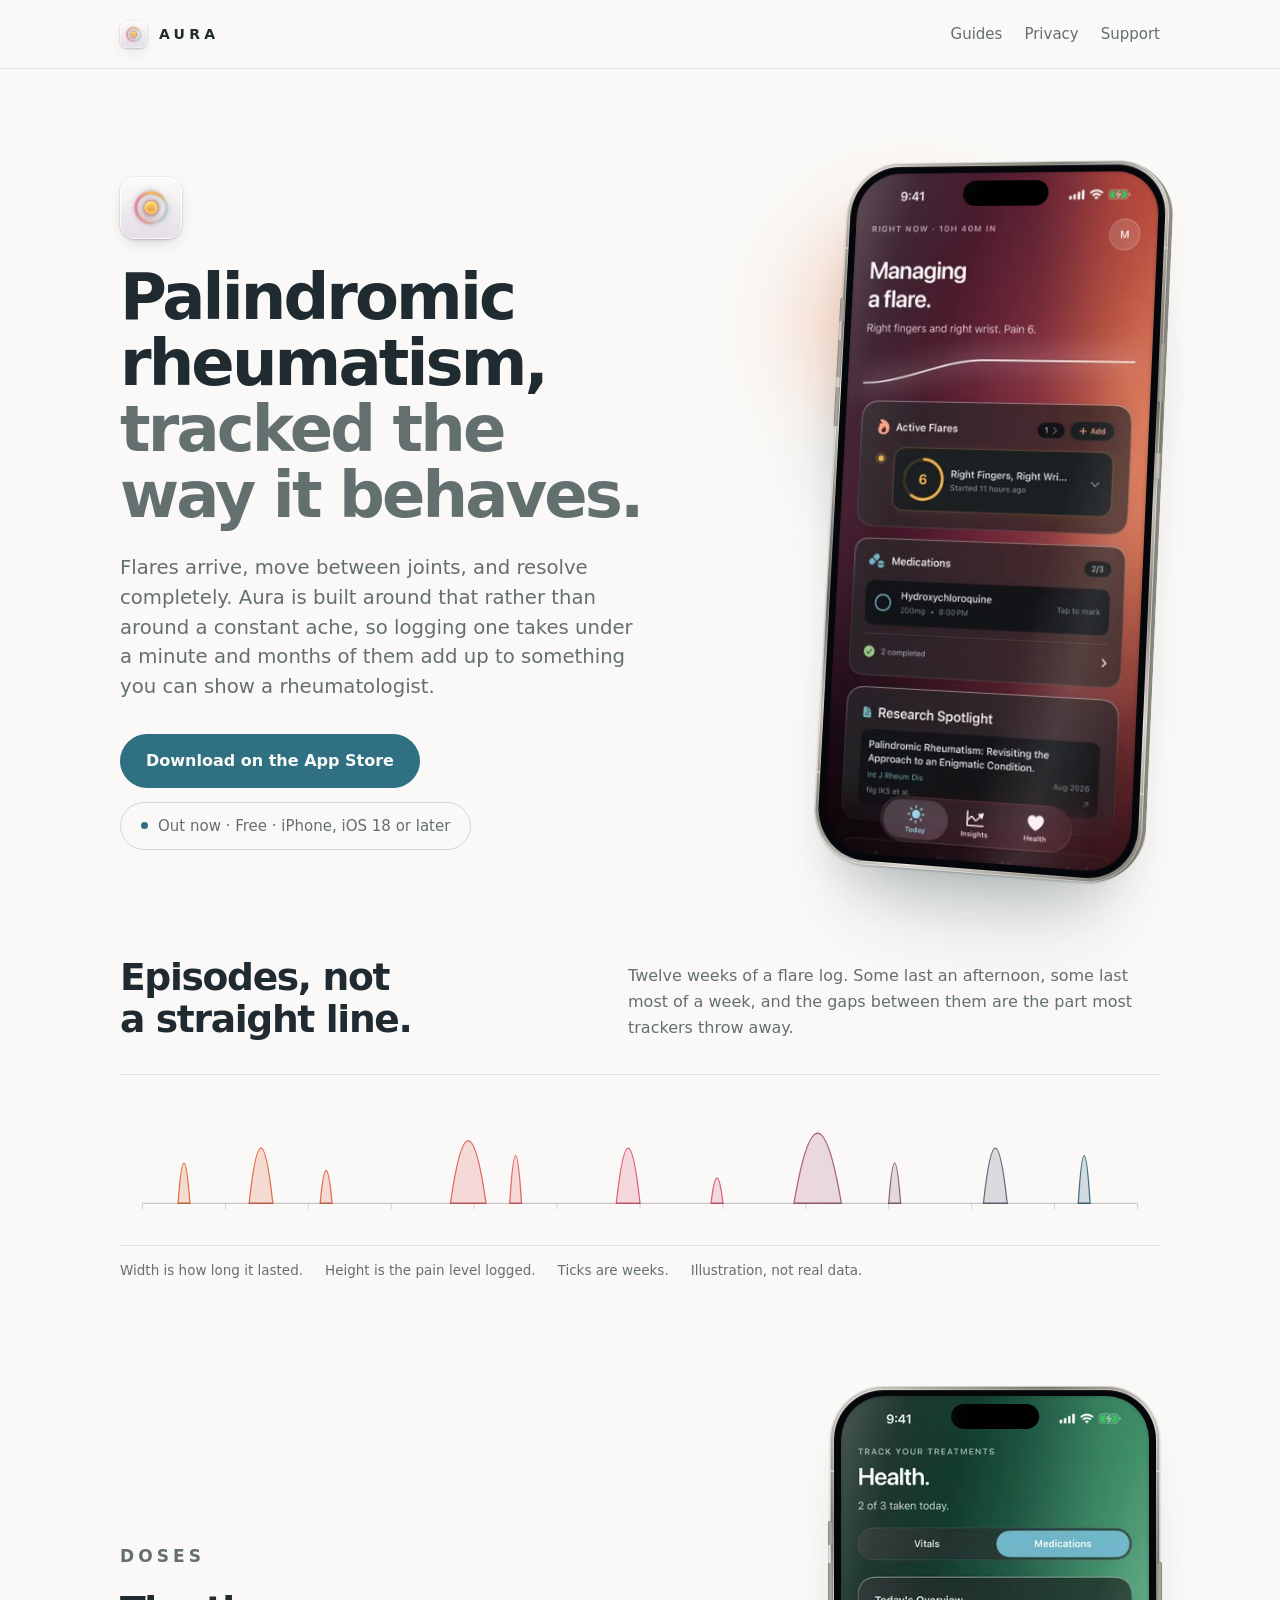
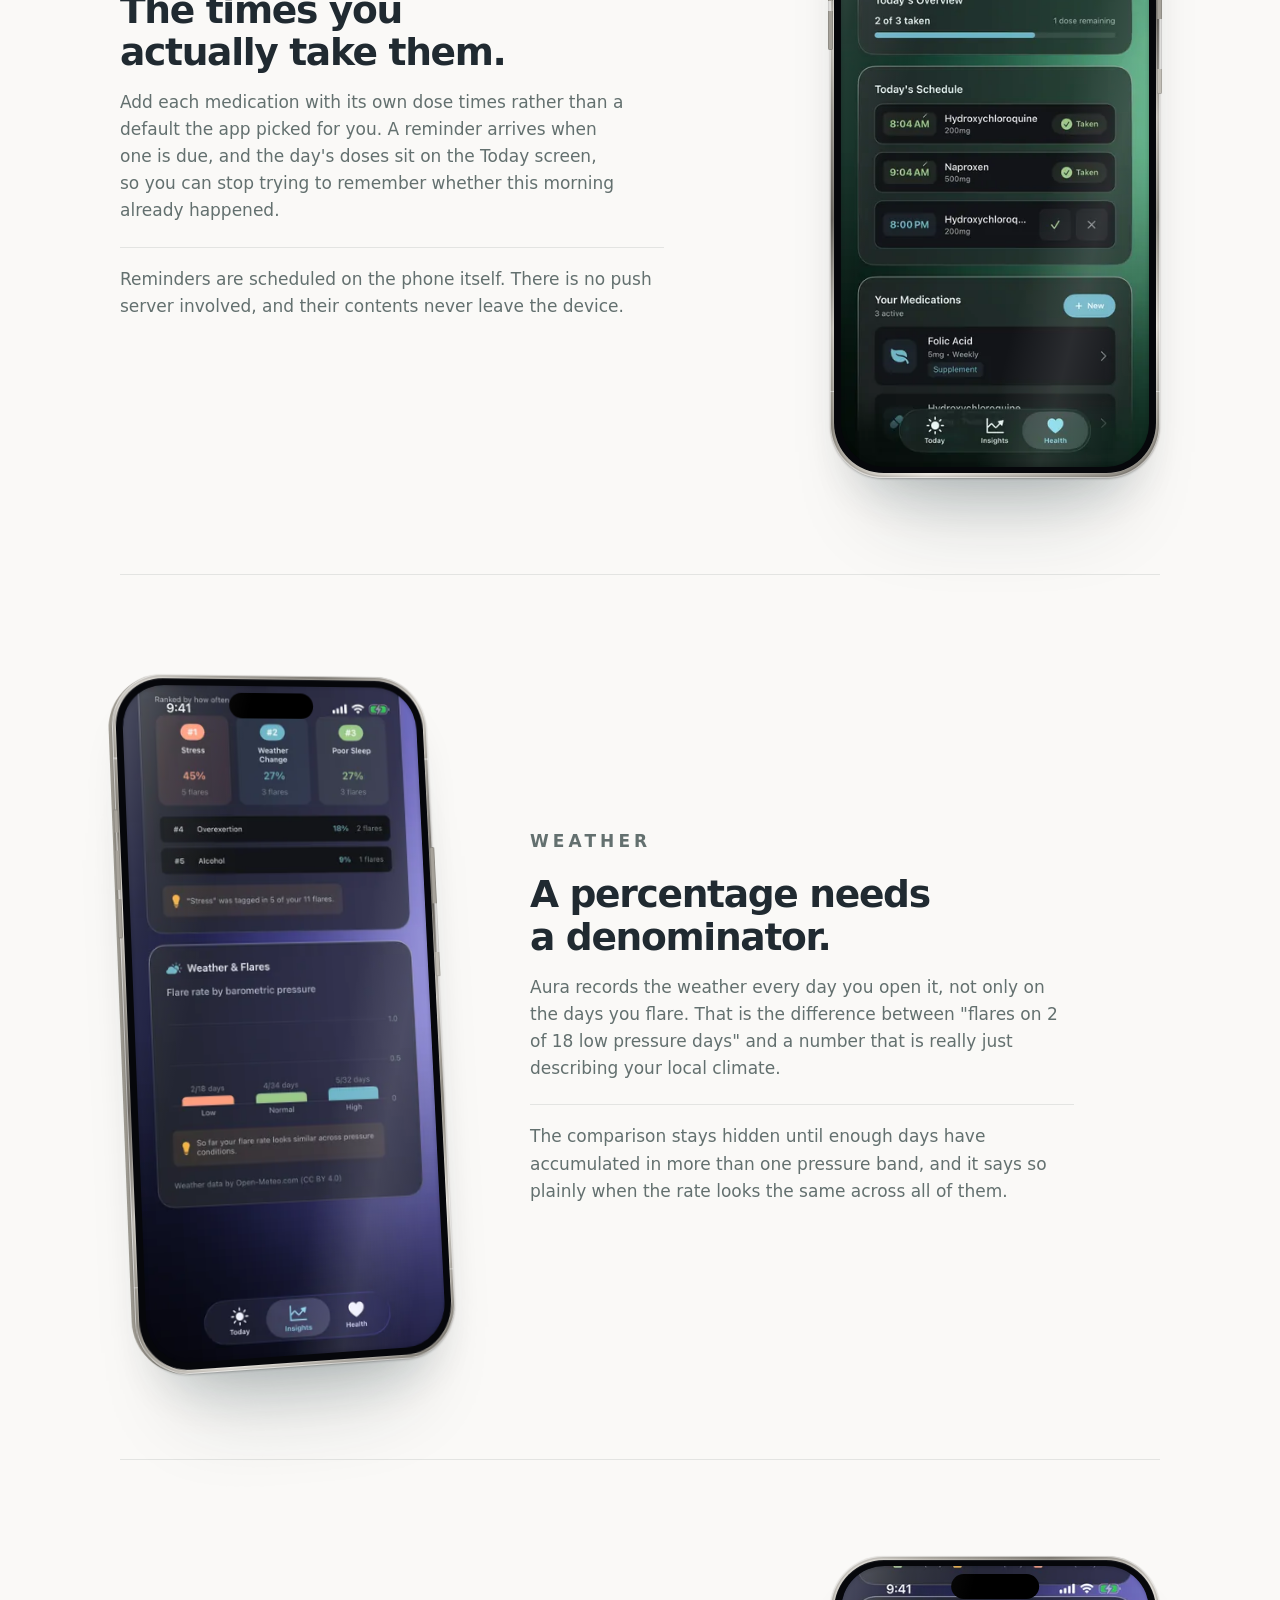
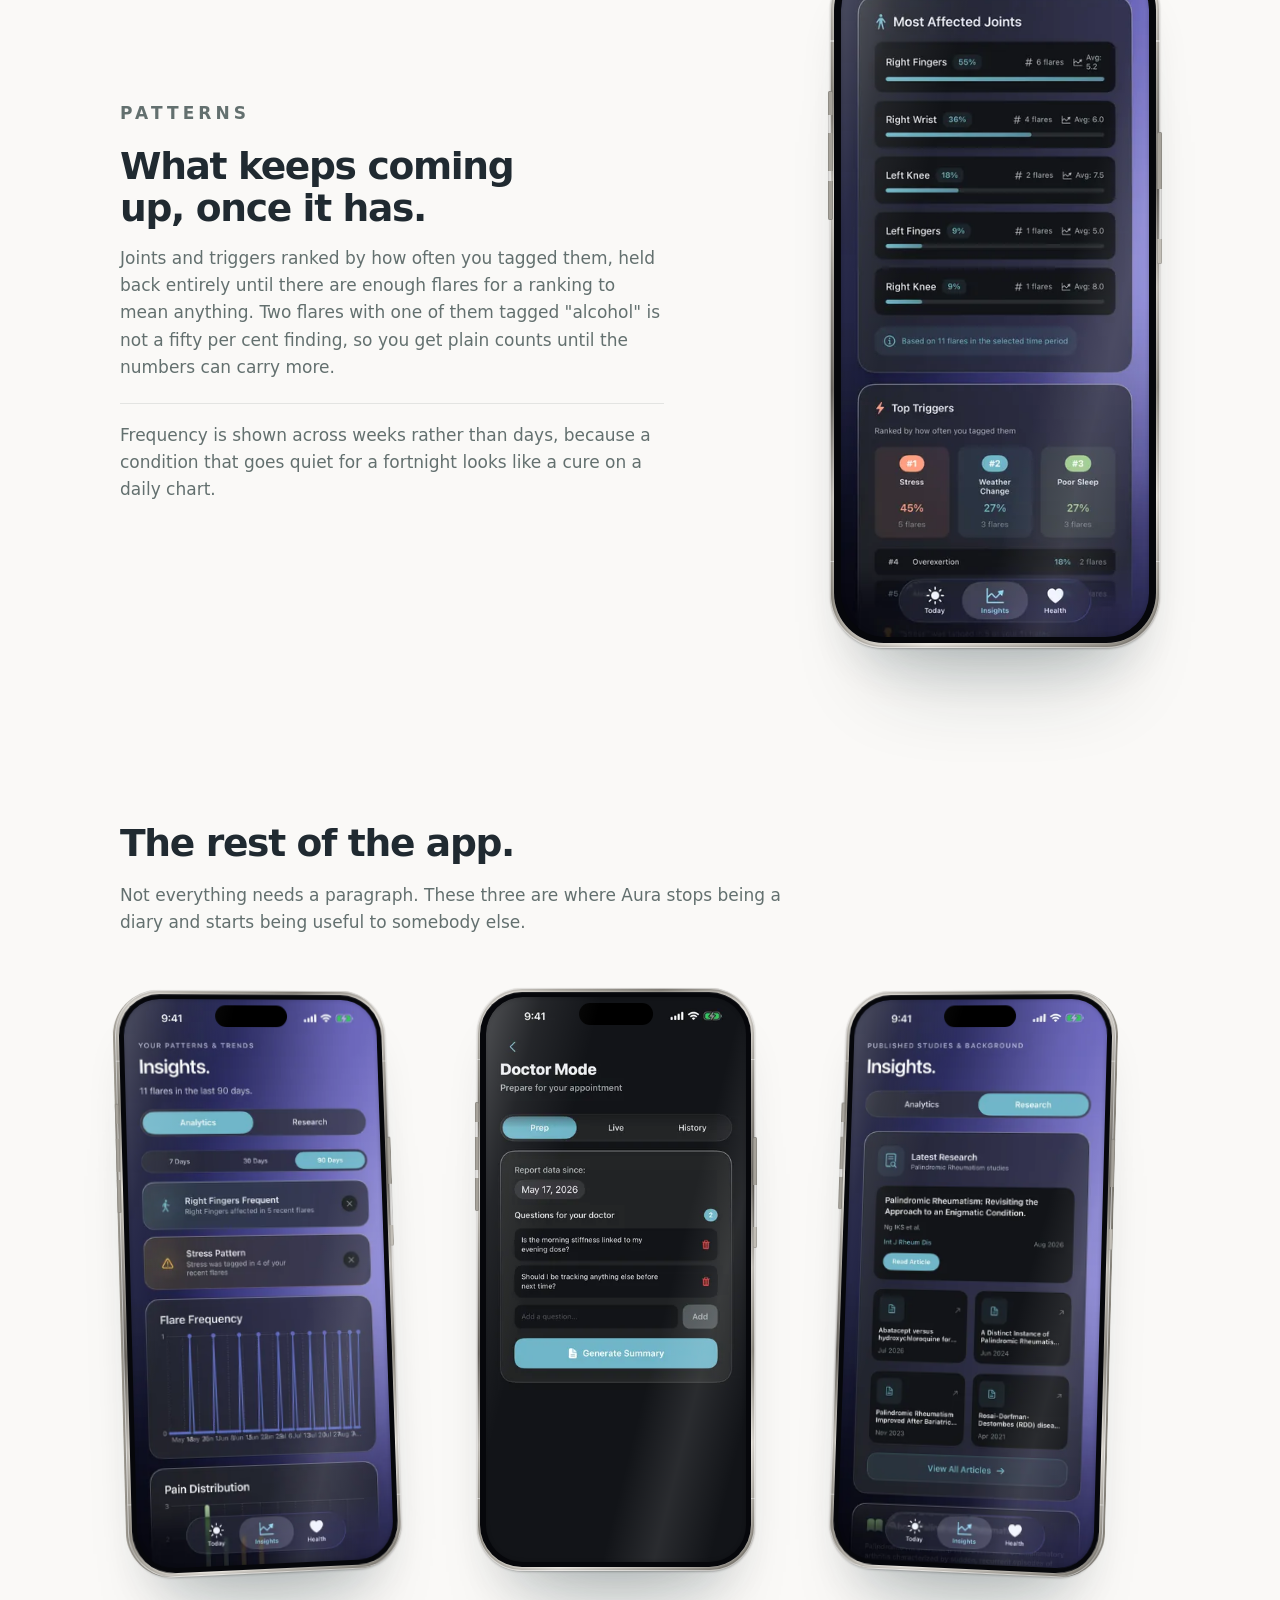
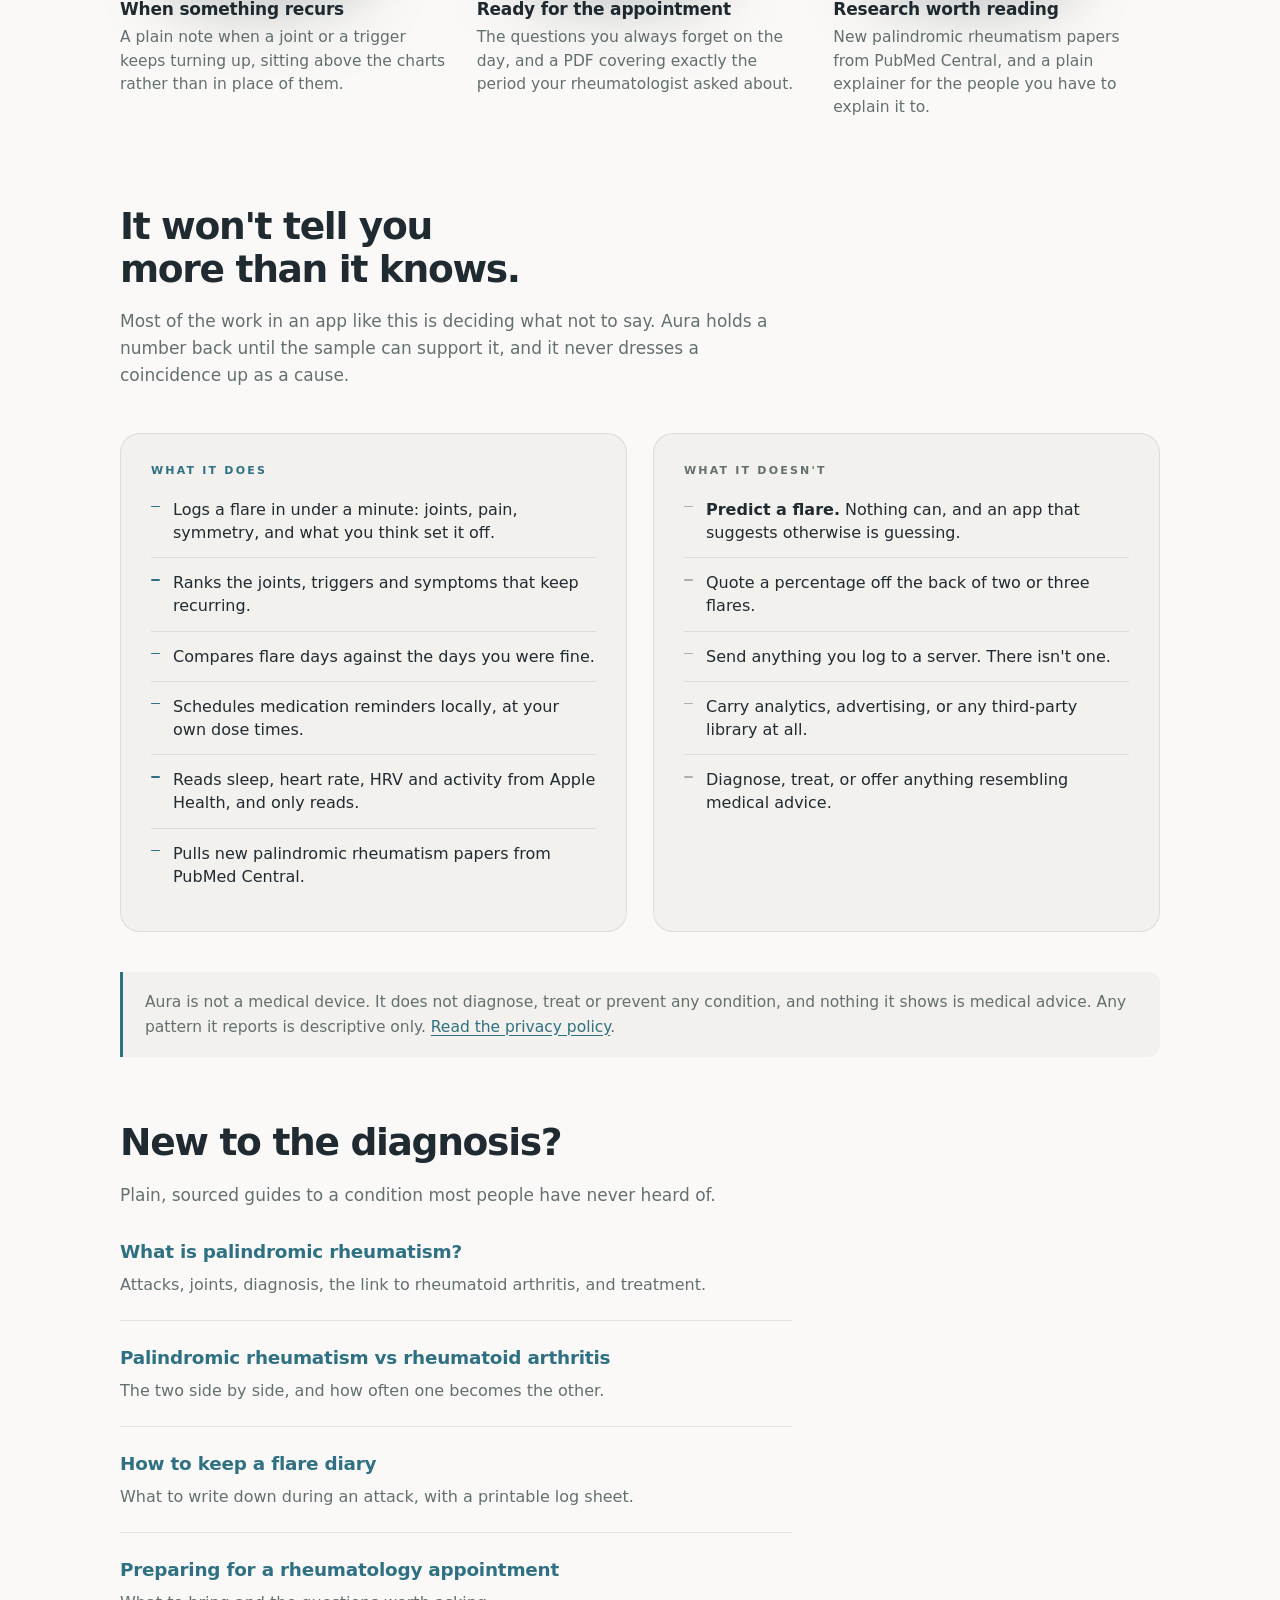
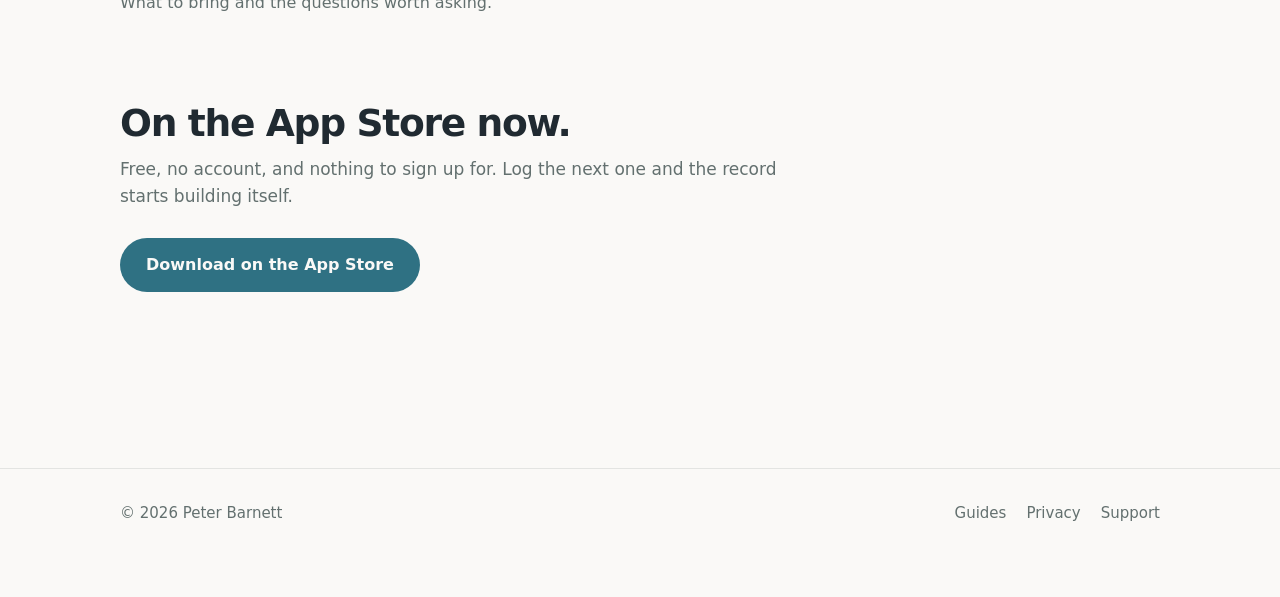
<file: index.html>
<!doctype html>
<html lang="en">
<head>
<meta charset="utf-8">
<meta name="viewport" content="width=device-width,initial-scale=1">
<title>Aura — a flare tracker built for palindromic rheumatism</title>
<!-- Under 160 characters so it survives whole in a result, and it leads with the two words
     someone actually searches — the condition, and that this is for iPhone. "Free on the App
     Store" is here because it is now true and because it is the question the click is asking. -->
<meta name="description" content="Free iPhone app for tracking palindromic rheumatism: log flares in under a minute, see which joints and triggers recur, and take a PDF to your rheumatologist. Nothing leaves your phone.">
<meta name="author" content="Peter Barnett">
<meta name="theme-color" content="#101215" media="(prefers-color-scheme: dark)">
<meta name="theme-color" content="#FAF9F7" media="(prefers-color-scheme: light)">
<meta property="og:title" content="Aura — a flare tracker built for palindromic rheumatism">
<meta property="og:description" content="Free iPhone app for tracking palindromic rheumatism: log flares in under a minute, see which joints and triggers recur, and take a PDF to your rheumatologist. Nothing leaves your phone.">
<meta property="og:type" content="website">
<meta property="og:site_name" content="Aura">
<meta property="og:locale" content="en_US">
<meta property="og:url" content="https://peterbarnett03.github.io/aura/">
<meta property="og:image" content="https://peterbarnett03.github.io/aura/assets/og.jpg">
<meta property="og:image:alt" content="The Aura app icon beside an iPhone showing the Today screen with an active flare logged.">
<meta name="twitter:card" content="summary_large_image">
<meta name="twitter:title" content="Aura — a flare tracker built for palindromic rheumatism">
<meta name="twitter:description" content="Free iPhone app for tracking palindromic rheumatism. Log flares in under a minute; nothing leaves your phone.">
<meta name="twitter:image" content="https://peterbarnett03.github.io/aura/assets/og.jpg">
<!-- The tab icon is the app icon's dark appearance, not the light one in the header. At 16px
     the pale glass body dissolves into a light tab bar and leaves a stray orange dot; the dark
     appearance is the same logo and reads on either chrome. -->
<link rel="icon" type="image/png" sizes="64x64" href="assets/icon-64.png">
<link rel="apple-touch-icon" href="assets/icon-180.png">
<!-- Canonical on every page. GitHub Pages serves this site at both `/aura/` and
     `/aura/index.html`, and the hero screenshots make it the kind of page that gets scraped
     and re-hosted, so the preferred URL is stated rather than inferred. -->
<link rel="canonical" href="https://peterbarnett03.github.io/aura/">
<!-- Safari on iOS turns this into a native install banner, which is a better first-run than
     any button this page could draw. -->
<meta name="apple-itunes-app" content="app-id=6749520199">
<link rel="stylesheet" href="style.css">
<!-- Structured data, so a result for "palindromic rheumatism app" can carry the price, the
     platform and the rating rather than just a blue link. Every value here is checked against
     the live App Store listing; nothing is aspirational, and there is no aggregateRating
     because inventing one is the sort of thing this whole product refuses to do. -->
<script type="application/ld+json">
{
  "@context": "https://schema.org",
  "@graph": [
    {
      "@type": "MobileApplication",
      "@id": "https://peterbarnett03.github.io/aura/#app",
      "name": "Aura - Palindromic Rheumatism",
      "alternateName": "Aura",
      "url": "https://peterbarnett03.github.io/aura/",
      "installUrl": "https://apps.apple.com/us/app/aura-palindromic-rheumatism/id6749520199",
      "sameAs": "https://apps.apple.com/us/app/aura-palindromic-rheumatism/id6749520199",
      "applicationCategory": "HealthApplication",
      "applicationSubCategory": "Health & Fitness",
      "operatingSystem": "iOS 18.0 or later",
      "image": "https://peterbarnett03.github.io/aura/assets/app-icon-256.webp",
      "screenshot": [
        "https://peterbarnett03.github.io/aura/shots/today.webp",
        "https://peterbarnett03.github.io/aura/shots/patterns.webp",
        "https://peterbarnett03.github.io/aura/shots/doctor.webp"
      ],
      "description": "A flare tracker for iPhone built around how palindromic rheumatism actually behaves. Flares arrive, move between joints and resolve completely; Aura is built around that rather than around a constant ache. All data stays on the device.",
      "featureList": [
        "Log a flare in under a minute: joints, pain, symmetry and suspected triggers",
        "Rank the joints, triggers and symptoms that keep recurring",
        "Compare flare days against days without a flare, including weather",
        "Local medication reminders at your own dose times",
        "Read-only Apple Health integration for sleep, heart rate, HRV and activity",
        "PDF summaries for a rheumatology appointment",
        "New palindromic rheumatism papers from PubMed Central"
      ],
      "offers": {
        "@type": "Offer",
        "price": "0",
        "priceCurrency": "USD",
        "availability": "https://schema.org/InStock"
      },
      "author": { "@type": "Person", "name": "Peter Barnett" },
      "publisher": { "@type": "Person", "name": "Peter Barnett" },
      "privacyPolicy": "https://peterbarnett03.github.io/aura/privacy.html"
    },
    {
      "@type": "WebSite",
      "@id": "https://peterbarnett03.github.io/aura/#site",
      "url": "https://peterbarnett03.github.io/aura/",
      "name": "Aura",
      "inLanguage": "en",
      "about": { "@id": "https://peterbarnett03.github.io/aura/#app" }
    }
  ]
}
</script>
</head>
<body>

<header class="site-head">
  <div class="wrap">
    <a class="wordmark" href="./"><img class="app-icon" src="assets/app-icon-256.webp" alt="" width="27" height="27">AURA</a>
    <nav>
      <a href="guides.html">Guides</a>
      <a href="privacy.html">Privacy</a>
      <a href="support.html">Support</a>
    </nav>
  </div>
</header>

<main>

  <div class="wrap hero">
    <div class="hero-glow" aria-hidden="true"><span></span></div>
    <div class="hero-grid">
      <div>
        <img class="app-icon" src="assets/app-icon-256.webp" alt="The Aura app icon" width="62" height="62">
        <h1>Palindromic rheumatism, <em>tracked the way it behaves.</em></h1>
        <p class="lede">
          Flares arrive, move between joints, and resolve completely. Aura is built around that
          rather than around a constant ache, so logging one takes under a minute and months of
          them add up to something you can show a rheumatologist.
        </p>
        <p class="get">
          <!-- Apple's marketing guidelines allow this exact wording as a text link where the
               badge artwork is not used, and the badge is a black PNG that would be the only
               raster chrome on a page that draws everything else itself. -->
          <a class="app-store" href="https://apps.apple.com/us/app/aura-palindromic-rheumatism/id6749520199">Download on the App Store</a>
        </p>
        <p class="status"><span class="dot"></span> Out now &middot; Free &middot; iPhone, iOS 18 or later</p>
      </div>

      <div class="phone near-left">
        <div class="phone-body">
          <span class="phone-edge" style="--z:.25"></span>
          <span class="phone-edge" style="--z:.5"></span>
          <span class="phone-edge" style="--z:.75"></span>
          <span class="phone-edge" style="--z:1"></span>
          <span class="phone-keys"></span>
          <span class="phone-power"></span>
          <div class="phone-glass">
            <div class="phone-screen">
              <img src="shots/today.webp"
                   srcset="shots/today.webp 1x, shots/today@2x.webp 2x"
                   width="360" height="782" fetchpriority="high"
                   alt="Aura's Today screen: an active flare in the right fingers and wrist at pain level 6 that started eleven hours ago, two of three medication doses taken, and a recent research paper on palindromic flares.">
              <span class="phone-island"></span>
              <span class="phone-glare"></span>
            </div>
          </div>
        </div>
      </div>
    </div>
  </div>

  <div class="wrap rhythm">
    <div class="rhythm-head">
      <h2>Episodes, not a straight line.</h2>
      <p>
        Twelve weeks of a flare log. Some last an afternoon, some last most of a week, and the
        gaps between them are the part most trackers throw away.
      </p>
    </div>

    <div class="rhythm-plot">
      <svg viewBox="0 0 1200 150" role="img"
           aria-label="Twelve weeks plotted as a row of episodes of varying width and height, separated by long flat gaps, illustrating how palindromic flares recur and resolve.">
        <defs>
          <!-- Across the whole strip, not across each episode: user space, not bounding box. -->
          <linearGradient id="episode" gradientUnits="userSpaceOnUse" x1="26" y1="0" x2="1174" y2="0">
            <stop offset="0" stop-color="var(--ember)"/>
            <stop offset="0.55" stop-color="var(--rose)"/>
            <stop offset="1" stop-color="var(--accent)"/>
          </linearGradient>
        </defs>

        <g fill="url(#episode)" fill-opacity="0.22" stroke="url(#episode)" stroke-width="1.5">
          <path d="M67.0 118.0 Q73.8 25.2 80.7 118.0Z"/>
          <path d="M149.0 118.0 Q162.7 -9.2 176.3 118.0Z"/>
          <path d="M231.0 118.0 Q237.8 42.4 244.7 118.0Z"/>
          <path d="M381.3 118.0 Q401.8 -26.4 422.3 118.0Z"/>
          <path d="M449.7 118.0 Q456.5 8.0 463.3 118.0Z"/>
          <path d="M572.7 118.0 Q586.3 -9.2 600.0 118.0Z"/>
          <path d="M682.0 118.0 Q688.8 59.6 695.7 118.0Z"/>
          <path d="M777.7 118.0 Q805.0 -43.6 832.3 118.0Z"/>
          <path d="M887.0 118.0 Q893.8 25.2 900.7 118.0Z"/>
          <path d="M996.3 118.0 Q1010.0 -9.2 1023.7 118.0Z"/>
          <path d="M1105.7 118.0 Q1112.5 8.0 1119.3 118.0Z"/>
        </g>

        <line x1="26" y1="118" x2="1174" y2="118" stroke="currentColor" stroke-opacity="0.35"/>
        <g stroke="currentColor" stroke-opacity="0.2">
          <line x1="26.0" y1="118" x2="26.0" y2="125"/>
          <line x1="121.7" y1="118" x2="121.7" y2="125"/>
          <line x1="217.3" y1="118" x2="217.3" y2="125"/>
          <line x1="313.0" y1="118" x2="313.0" y2="125"/>
          <line x1="408.7" y1="118" x2="408.7" y2="125"/>
          <line x1="504.3" y1="118" x2="504.3" y2="125"/>
          <line x1="600.0" y1="118" x2="600.0" y2="125"/>
          <line x1="695.7" y1="118" x2="695.7" y2="125"/>
          <line x1="791.3" y1="118" x2="791.3" y2="125"/>
          <line x1="887.0" y1="118" x2="887.0" y2="125"/>
          <line x1="982.7" y1="118" x2="982.7" y2="125"/>
          <line x1="1078.3" y1="118" x2="1078.3" y2="125"/>
          <line x1="1174.0" y1="118" x2="1174.0" y2="125"/>
        </g>
      </svg>
    </div>

    <p class="rhythm-key">
      <span>Width is how long it lasted.</span>
      <span>Height is the pain level logged.</span>
      <span>Ticks are weeks.</span>
      <span>Illustration, not real data.</span>
    </p>
  </div>

  <div class="wrap">

    <section class="feature">
      <div class="feature-text">
        <p class="label">Doses</p>
        <h2>The times you actually take them.</h2>
        <p>
          Add each medication with its own dose times rather than a default the app picked for
          you. A reminder arrives when one is due, and the day's doses sit on the Today screen, so
          you can stop trying to remember whether this morning already happened.
        </p>
        <p class="feature-note">
          Reminders are scheduled on the phone itself. There is no push server involved, and their
          contents never leave the device.
        </p>
      </div>
      <div class="phone">
        <div class="phone-body">
          <span class="phone-edge" style="--z:.25"></span>
          <span class="phone-edge" style="--z:.5"></span>
          <span class="phone-edge" style="--z:.75"></span>
          <span class="phone-edge" style="--z:1"></span>
          <span class="phone-keys"></span>
          <span class="phone-power"></span>
          <div class="phone-glass">
            <div class="phone-screen">
              <img src="shots/medications.webp"
                   srcset="shots/medications.webp 1x, shots/medications@2x.webp 2x"
                   width="360" height="782" loading="lazy"
                   alt="The medications screen: two of three doses taken today, a schedule showing hydroxychloroquine at 8:04am and naproxen at 9:04am marked taken, and an evening dose still due.">
              <span class="phone-island"></span>
              <span class="phone-glare"></span>
            </div>
          </div>
        </div>
      </div>
    </section>

    <section class="feature flip">
      <div class="feature-text">
        <p class="label">Weather</p>
        <h2>A percentage needs a denominator.</h2>
        <p>
          Aura records the weather every day you open it, not only on the days you flare. That is
          the difference between "flares on 2 of 18 low pressure days" and a number that is really
          just describing your local climate.
        </p>
        <p class="feature-note">
          The comparison stays hidden until enough days have accumulated in more than one pressure
          band, and it says so plainly when the rate looks the same across all of them.
        </p>
      </div>
      <div class="phone near-right">
        <div class="phone-body">
          <span class="phone-edge" style="--z:.25"></span>
          <span class="phone-edge" style="--z:.5"></span>
          <span class="phone-edge" style="--z:.75"></span>
          <span class="phone-edge" style="--z:1"></span>
          <span class="phone-keys"></span>
          <span class="phone-power"></span>
          <div class="phone-glass">
            <div class="phone-screen">
              <img src="shots/weather.webp"
                   srcset="shots/weather.webp 1x, shots/weather@2x.webp 2x"
                   width="360" height="782" loading="lazy"
                   alt="A chart of flare rate by barometric pressure: flares on 2 of 18 low-pressure days, 4 of 34 normal, and 5 of 32 high, with a note that the rate looks similar across conditions.">
              <span class="phone-island"></span>
              <span class="phone-glare"></span>
            </div>
          </div>
        </div>
      </div>
    </section>

    <section class="feature">
      <div class="feature-text">
        <p class="label">Patterns</p>
        <h2>What keeps coming up, once it has.</h2>
        <p>
          Joints and triggers ranked by how often you tagged them, held back entirely until there
          are enough flares for a ranking to mean anything. Two flares with one of them tagged
          "alcohol" is not a fifty per cent finding, so you get plain counts until the numbers can
          carry more.
        </p>
        <p class="feature-note">
          Frequency is shown across weeks rather than days, because a condition that goes quiet for
          a fortnight looks like a cure on a daily chart.
        </p>
      </div>
      <div class="phone">
        <div class="phone-body">
          <span class="phone-edge" style="--z:.25"></span>
          <span class="phone-edge" style="--z:.5"></span>
          <span class="phone-edge" style="--z:.75"></span>
          <span class="phone-edge" style="--z:1"></span>
          <span class="phone-keys"></span>
          <span class="phone-power"></span>
          <div class="phone-glass">
            <div class="phone-screen">
              <img src="shots/patterns.webp"
                   srcset="shots/patterns.webp 1x, shots/patterns@2x.webp 2x"
                   width="360" height="782" loading="lazy"
                   alt="Joint and trigger rankings: right fingers in 6 of 11 flares, right wrist in 4 and left knee in 2, with stress the most tagged trigger at 5 of 11 flares.">
              <span class="phone-island"></span>
              <span class="phone-glare"></span>
            </div>
          </div>
        </div>
      </div>
    </section>

  </div>

  <div class="wrap lineup">
    <div class="narrow">
      <h2>The rest of the app.</h2>
      <p class="muted">
        Not everything needs a paragraph. These three are where Aura stops being a diary and
        starts being useful to somebody else.
      </p>
    </div>

    <div class="lineup-grid">
      <figure>
        <div class="phone">
          <div class="phone-body">
            <span class="phone-edge" style="--z:.25"></span>
            <span class="phone-edge" style="--z:.5"></span>
            <span class="phone-edge" style="--z:.75"></span>
            <span class="phone-edge" style="--z:1"></span>
            <span class="phone-keys"></span>
            <span class="phone-power"></span>
            <div class="phone-glass">
              <div class="phone-screen">
                <img src="shots/notices.webp"
                     srcset="shots/notices.webp 1x, shots/notices@2x.webp 2x"
                     width="360" height="782" loading="lazy"
                     alt="The analytics view over 90 days: a note that the right fingers were affected in 5 recent flares and another that stress was tagged in 4, above a flare frequency chart.">
                <span class="phone-island"></span>
                <span class="phone-glare"></span>
              </div>
            </div>
          </div>
        </div>
        <figcaption><b>When something recurs</b>A plain note when a joint or a trigger keeps turning up, sitting above the charts rather than in place of them.</figcaption>
      </figure>

      <figure>
        <div class="phone">
          <div class="phone-body">
            <span class="phone-edge" style="--z:.25"></span>
            <span class="phone-edge" style="--z:.5"></span>
            <span class="phone-edge" style="--z:.75"></span>
            <span class="phone-edge" style="--z:1"></span>
            <span class="phone-keys"></span>
            <span class="phone-power"></span>
            <div class="phone-glass">
              <div class="phone-screen">
                <img src="shots/doctor.webp"
                     srcset="shots/doctor.webp 1x, shots/doctor@2x.webp 2x"
                     width="360" height="782" loading="lazy"
                     alt="Doctor Mode: a report period starting 17 May 2026, two saved questions about morning stiffness and what else to track, and a button to generate the summary.">
                <span class="phone-island"></span>
                <span class="phone-glare"></span>
              </div>
            </div>
          </div>
        </div>
        <figcaption><b>Ready for the appointment</b>The questions you always forget on the day, and a PDF covering exactly the period your rheumatologist asked about.</figcaption>
      </figure>

      <figure>
        <div class="phone">
          <div class="phone-body">
            <span class="phone-edge" style="--z:.25"></span>
            <span class="phone-edge" style="--z:.5"></span>
            <span class="phone-edge" style="--z:.75"></span>
            <span class="phone-edge" style="--z:1"></span>
            <span class="phone-keys"></span>
            <span class="phone-power"></span>
            <div class="phone-glass">
              <div class="phone-screen">
                <img src="shots/research.webp"
                     srcset="shots/research.webp 1x, shots/research@2x.webp 2x"
                     width="360" height="782" loading="lazy"
                     alt="The research tab: a recent International Journal of Rheumatic Diseases paper revisiting the approach to palindromic rheumatism, above four more studies and a link to the full list.">
                <span class="phone-island"></span>
                <span class="phone-glare"></span>
              </div>
            </div>
          </div>
        </div>
        <figcaption><b>Research worth reading</b>New palindromic rheumatism papers from PubMed Central, and a plain explainer for the people you have to explain it to.</figcaption>
      </figure>
    </div>
  </div>

  <div class="wrap claims">
    <div class="narrow">
      <h2>It won't tell you more than it knows.</h2>
      <p class="muted">
        Most of the work in an app like this is deciding what not to say. Aura holds a number back
        until the sample can support it, and it never dresses a coincidence up as a cause.
      </p>
    </div>

    <div class="claims-grid">
      <div class="claims-col">
        <h3>What it does</h3>
        <ul>
          <li>Logs a flare in under a minute: joints, pain, symmetry, and what you think set it off.</li>
          <li>Ranks the joints, triggers and symptoms that keep recurring.</li>
          <li>Compares flare days against the days you were fine.</li>
          <li>Schedules medication reminders locally, at your own dose times.</li>
          <li>Reads sleep, heart rate, HRV and activity from Apple Health, and only reads.</li>
          <li>Pulls new palindromic rheumatism papers from PubMed Central.</li>
        </ul>
      </div>

      <div class="claims-col no">
        <h3>What it doesn't</h3>
        <ul>
          <li><b>Predict a flare.</b> Nothing can, and an app that suggests otherwise is guessing.</li>
          <li>Quote a percentage off the back of two or three flares.</li>
          <li>Send anything you log to a server. There isn't one.</li>
          <li>Carry analytics, advertising, or any third-party library at all.</li>
          <li>Diagnose, treat, or offer anything resembling medical advice.</li>
        </ul>
      </div>
    </div>

    <p class="note">
      Aura is not a medical device. It does not diagnose, treat or prevent any condition, and
      nothing it shows is medical advice. Any pattern it reports is descriptive only.
      <a href="privacy.html">Read the privacy policy</a>.
    </p>
  </div>

  <!-- The guides are written for someone searching for the condition rather than for an app,
       and this is where the landing page hands that reader over. It sits after the claims so it
       never competes with the pitch above. -->
  <div class="wrap learn">
    <div class="narrow">
      <h2>New to the diagnosis?</h2>
      <p class="muted">
        Plain, sourced guides to a condition most people have never heard of.
      </p>
      <ul class="guide-list">
        <li>
          <a href="palindromic-rheumatism.html">What is palindromic rheumatism?</a>
          <p>Attacks, joints, diagnosis, the link to rheumatoid arthritis, and treatment.</p>
        </li>
        <li>
          <a href="palindromic-rheumatism-vs-rheumatoid-arthritis.html">Palindromic rheumatism vs rheumatoid arthritis</a>
          <p>The two side by side, and how often one becomes the other.</p>
        </li>
        <li>
          <a href="flare-diary.html">How to keep a flare diary</a>
          <p>What to write down during an attack, with a printable log sheet.</p>
        </li>
        <li>
          <a href="rheumatology-appointment.html">Preparing for a rheumatology appointment</a>
          <p>What to bring and the questions worth asking.</p>
        </li>
      </ul>
    </div>
  </div>

  <!-- The second way in. The first one is above the fold and is taken by people who already
       know what they want; this one is for whoever has just finished reading the two columns
       above and has stopped needing to be convinced. -->
  <div class="wrap closer">
    <div class="narrow">
      <h2>On the App Store now.</h2>
      <p class="muted">
        Free, no account, and nothing to sign up for. Log the next one and the record starts
        building itself.
      </p>
      <p class="get">
        <a class="app-store" href="https://apps.apple.com/us/app/aura-palindromic-rheumatism/id6749520199">Download on the App Store</a>
      </p>
    </div>
  </div>

</main>

<footer class="site-foot">
  <div class="wrap">
    <span>&copy; 2026 Peter Barnett</span>
    <nav>
      <a href="guides.html">Guides</a>
      <a href="privacy.html">Privacy</a>
      <a href="support.html">Support</a>
    </nav>
  </div>
</footer>

</body>
</html>
</file>
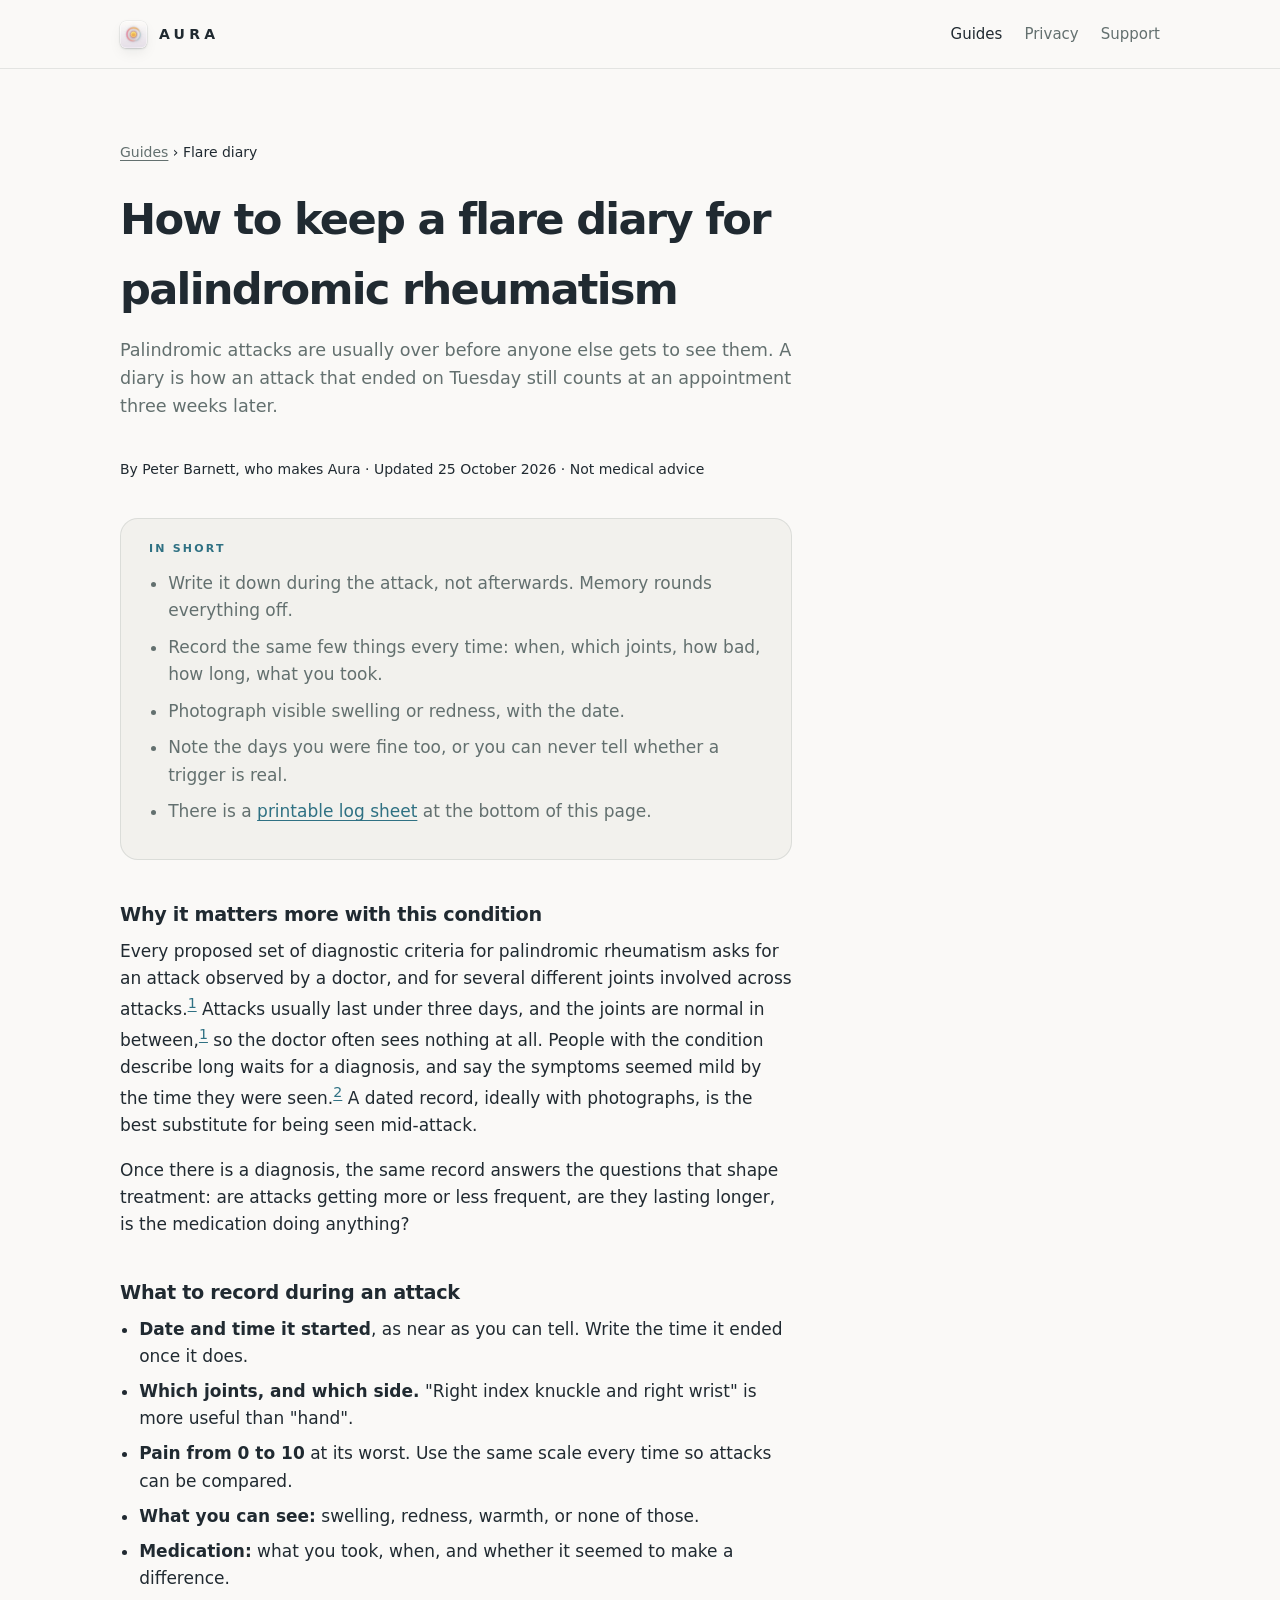
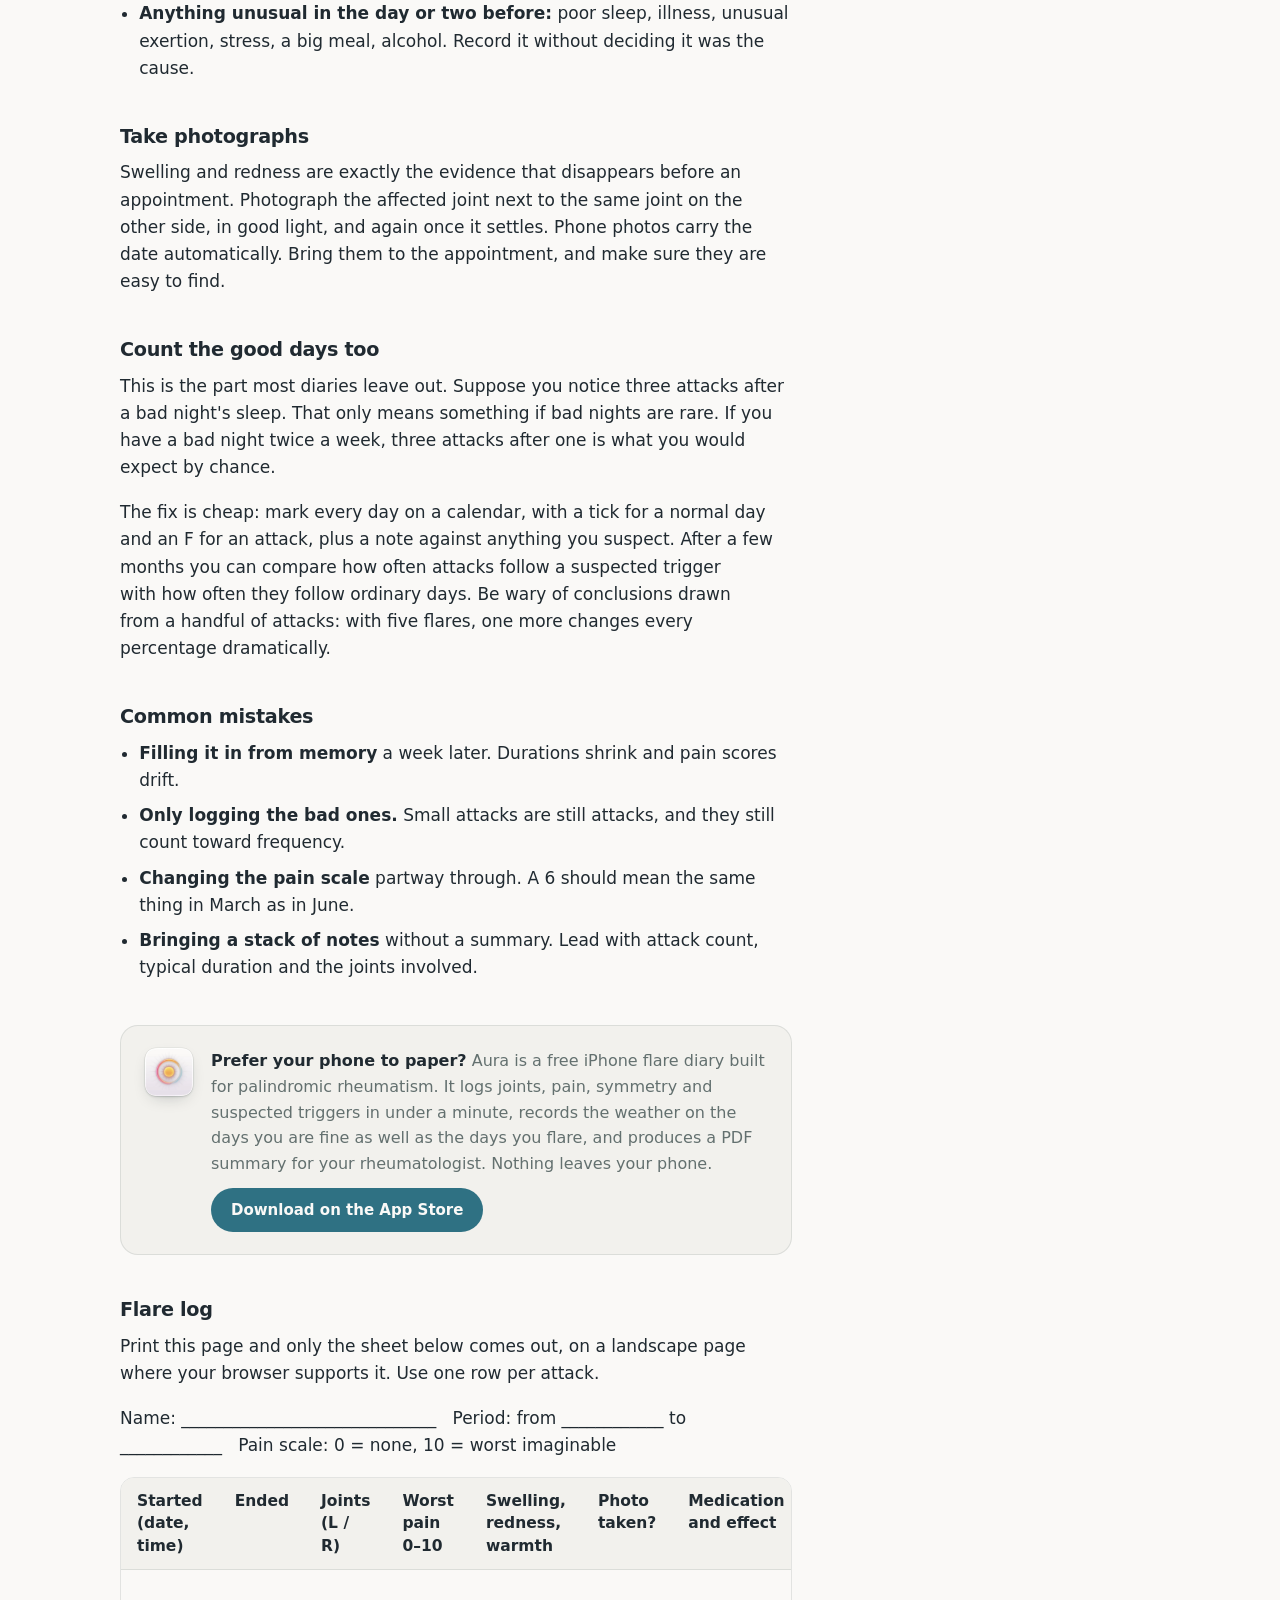
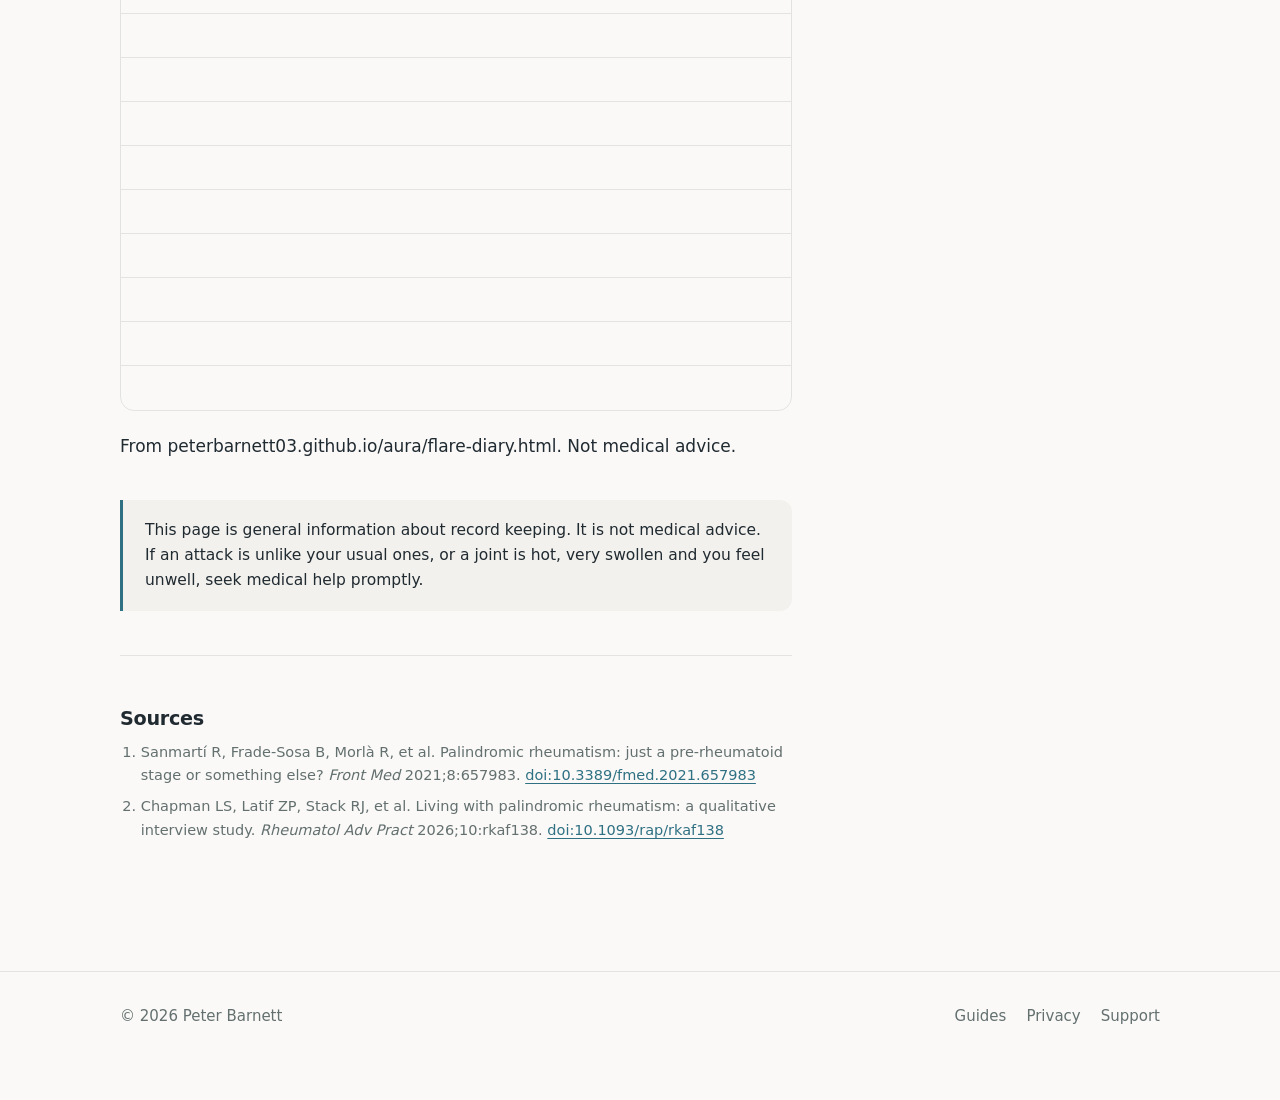
<file: flare-diary.html>
<!doctype html>
<html lang="en">
<head>
<meta charset="utf-8">
<meta name="viewport" content="width=device-width,initial-scale=1">
<title>Palindromic rheumatism flare diary: what to record, free printable</title>
<meta name="description" content="How to keep a flare diary for palindromic rheumatism: what to write down during an attack, why the good days count too, and a free printable log sheet.">
<meta name="author" content="Peter Barnett">
<meta name="theme-color" content="#101215" media="(prefers-color-scheme: dark)">
<meta name="theme-color" content="#FAF9F7" media="(prefers-color-scheme: light)">
<meta property="og:title" content="Palindromic rheumatism flare diary: what to record, free printable">
<meta property="og:description" content="What to write down during an attack, why the good days count too, and a free printable log sheet to take to your rheumatologist.">
<meta property="og:type" content="article">
<meta property="og:site_name" content="Aura">
<meta property="og:locale" content="en_US">
<meta property="og:url" content="https://peterbarnett03.github.io/aura/flare-diary.html">
<meta property="og:image" content="https://peterbarnett03.github.io/aura/assets/og.jpg">
<meta name="twitter:card" content="summary_large_image">
<meta name="twitter:title" content="Palindromic rheumatism flare diary: what to record, free printable">
<meta name="twitter:description" content="What to write down during an attack, why the good days count too, and a free printable log sheet.">
<meta name="twitter:image" content="https://peterbarnett03.github.io/aura/assets/og.jpg">
<link rel="icon" type="image/png" sizes="64x64" href="assets/icon-64.png">
<link rel="apple-touch-icon" href="assets/icon-180.png">
<link rel="canonical" href="https://peterbarnett03.github.io/aura/flare-diary.html">
<meta name="apple-itunes-app" content="app-id=6749520199">
<link rel="stylesheet" href="style.css">
<script type="application/ld+json">
{
  "@context": "https://schema.org",
  "@graph": [
    {
      "@type": "Article",
      "headline": "Palindromic rheumatism flare diary: what to record, free printable",
      "description": "How to keep a flare diary for palindromic rheumatism: what to write down during an attack, why the good days count too, and a free printable log sheet.",
      "url": "https://peterbarnett03.github.io/aura/flare-diary.html",
      "mainEntityOfPage": "https://peterbarnett03.github.io/aura/flare-diary.html",
      "image": "https://peterbarnett03.github.io/aura/assets/og.jpg",
      "datePublished": "2026-10-25",
      "dateModified": "2026-10-25",
      "inLanguage": "en",
      "author": { "@type": "Person", "name": "Peter Barnett" },
      "publisher": { "@type": "Person", "name": "Peter Barnett" },
      "about": { "@type": "MedicalCondition", "name": "Palindromic rheumatism" },
      "isPartOf": { "@id": "https://peterbarnett03.github.io/aura/#site" }
    },
    {
      "@type": "BreadcrumbList",
      "itemListElement": [
        { "@type": "ListItem", "position": 1, "name": "Aura", "item": "https://peterbarnett03.github.io/aura/" },
        { "@type": "ListItem", "position": 2, "name": "Guides", "item": "https://peterbarnett03.github.io/aura/guides.html" },
        { "@type": "ListItem", "position": 3, "name": "Flare diary" }
      ]
    }
  ]
}
</script>
</head>
<!-- .print-sheet: printing this page prints the log sheet alone. See the print rules in style.css. -->
<body class="print-sheet">

<header class="site-head">
  <div class="wrap">
    <a class="wordmark" href="./"><img class="app-icon" src="assets/app-icon-256.webp" alt="" width="27" height="27">AURA</a>
    <nav>
      <a href="guides.html" aria-current="page">Guides</a>
      <a href="privacy.html">Privacy</a>
      <a href="support.html">Support</a>
    </nav>
  </div>
</header>

<main class="wrap doc">
  <article class="narrow">

    <p class="crumbs"><a href="guides.html">Guides</a> &rsaquo; Flare diary</p>
    <h1>How to keep a flare diary for palindromic rheumatism</h1>
    <p class="lede">
      Palindromic attacks are usually over before anyone else gets to see them. A diary is how
      an attack that ended on Tuesday still counts at an appointment three weeks later.
    </p>
    <p class="updated">By Peter Barnett, who makes Aura &middot; Updated 25 October 2026 &middot; Not medical advice</p>

    <div class="summary">
      <h2>In short</h2>
      <ul>
        <li>Write it down during the attack, not afterwards. Memory rounds everything off.</li>
        <li>Record the same few things every time: when, which joints, how bad, how long, what you took.</li>
        <li>Photograph visible swelling or redness, with the date.</li>
        <li>Note the days you were fine too, or you can never tell whether a trigger is real.</li>
        <li>There is a <a href="#sheet">printable log sheet</a> at the bottom of this page.</li>
      </ul>
    </div>

    <h2>Why it matters more with this condition</h2>
    <p>
      Every proposed set of diagnostic criteria for palindromic rheumatism asks for an attack
      observed by a doctor, and for several different joints involved across
      attacks.<sup><a href="#s1">1</a></sup> Attacks usually last under three days, and the
      joints are normal in between,<sup><a href="#s1">1</a></sup> so the doctor often sees
      nothing at all. People with the condition describe long waits for a diagnosis, and say the
      symptoms seemed mild by the time they were seen.<sup><a href="#s2">2</a></sup> A dated
      record, ideally with photographs, is the best substitute for being seen mid-attack.
    </p>
    <p>
      Once there is a diagnosis, the same record answers the questions that shape treatment: are
      attacks getting more or less frequent, are they lasting longer, is the medication doing
      anything?
    </p>

    <h2>What to record during an attack</h2>
    <ul>
      <li><b>Date and time it started</b>, as near as you can tell. Write the time it ended once it does.</li>
      <li><b>Which joints, and which side.</b> "Right index knuckle and right wrist" is more useful than "hand".</li>
      <li><b>Pain from 0 to 10</b> at its worst. Use the same scale every time so attacks can be compared.</li>
      <li><b>What you can see:</b> swelling, redness, warmth, or none of those.</li>
      <li><b>Medication:</b> what you took, when, and whether it seemed to make a difference.</li>
      <li><b>Anything unusual in the day or two before:</b> poor sleep, illness, unusual exertion, stress, a big meal, alcohol. Record it without deciding it was the cause.</li>
    </ul>

    <h2>Take photographs</h2>
    <p>
      Swelling and redness are exactly the evidence that disappears before an appointment.
      Photograph the affected joint next to the same joint on the other side, in good light,
      and again once it settles. Phone photos carry the date automatically. Bring them to the
      appointment, and make sure they are easy to find.
    </p>

    <h2>Count the good days too</h2>
    <p>
      This is the part most diaries leave out. Suppose you notice three attacks after a bad
      night's sleep. That only means something if bad nights are rare. If you have a bad night
      twice a week, three attacks after one is what you would expect by chance.
    </p>
    <p>
      The fix is cheap: mark every day on a calendar, with a tick for a normal day and an F for
      an attack, plus a note against anything you suspect. After a few months you can compare
      how often attacks follow a suspected trigger with how often they follow ordinary days. Be
      wary of conclusions drawn from a handful of attacks: with five flares, one more changes
      every percentage dramatically.
    </p>

    <h2>Common mistakes</h2>
    <ul>
      <li><b>Filling it in from memory</b> a week later. Durations shrink and pain scores drift.</li>
      <li><b>Only logging the bad ones.</b> Small attacks are still attacks, and they still count toward frequency.</li>
      <li><b>Changing the pain scale</b> partway through. A 6 should mean the same thing in March as in June.</li>
      <li><b>Bringing a stack of notes</b> without a summary. Lead with attack count, typical duration and the joints involved.</li>
    </ul>

    <aside class="aside-app">
      <img class="app-icon" src="assets/app-icon-256.webp" alt="" width="48" height="48">
      <div>
        <p>
          <b>Prefer your phone to paper?</b> Aura is a free iPhone flare diary built for
          palindromic rheumatism. It logs joints, pain, symmetry and suspected triggers in under a
          minute, records the weather on the days you are fine as well as the days you flare, and
          produces a PDF summary for your rheumatologist. Nothing leaves your phone.
        </p>
        <a class="app-store" href="https://apps.apple.com/us/app/aura-palindromic-rheumatism/id6749520199">Download on the App Store</a>
      </div>
    </aside>

    <section class="sheet" id="sheet" aria-labelledby="sheet-title">
      <h2 id="sheet-title">Flare log</h2>
      <p class="screen-only muted">
        Print this page and only the sheet below comes out, on a landscape page where your
        browser supports it. Use one row per attack.
      </p>
      <p>Name: ______________________________ &nbsp; Period: from ____________ to ____________ &nbsp; Pain scale: 0 = none, 10 = worst imaginable</p>
      <div class="table-scroll">
        <table>
          <thead>
            <tr>
              <th scope="col">Started (date, time)</th>
              <th scope="col">Ended</th>
              <th scope="col">Joints (L / R)</th>
              <th scope="col">Worst pain 0–10</th>
              <th scope="col">Swelling, redness, warmth</th>
              <th scope="col">Photo taken?</th>
              <th scope="col">Medication and effect</th>
              <th scope="col">Anything unusual beforehand</th>
            </tr>
          </thead>
          <tbody>
            <tr><td></td><td></td><td></td><td></td><td></td><td></td><td></td><td></td></tr>
            <tr><td></td><td></td><td></td><td></td><td></td><td></td><td></td><td></td></tr>
            <tr><td></td><td></td><td></td><td></td><td></td><td></td><td></td><td></td></tr>
            <tr><td></td><td></td><td></td><td></td><td></td><td></td><td></td><td></td></tr>
            <tr><td></td><td></td><td></td><td></td><td></td><td></td><td></td><td></td></tr>
            <tr><td></td><td></td><td></td><td></td><td></td><td></td><td></td><td></td></tr>
            <tr><td></td><td></td><td></td><td></td><td></td><td></td><td></td><td></td></tr>
            <tr><td></td><td></td><td></td><td></td><td></td><td></td><td></td><td></td></tr>
            <tr><td></td><td></td><td></td><td></td><td></td><td></td><td></td><td></td></tr>
            <tr><td></td><td></td><td></td><td></td><td></td><td></td><td></td><td></td></tr>
          </tbody>
        </table>
      </div>
      <p class="muted">From peterbarnett03.github.io/aura/flare-diary.html. Not medical advice.</p>
    </section>

    <p class="note">
      This page is general information about record keeping. It is not medical advice. If an
      attack is unlike your usual ones, or a joint is hot, very swollen and you feel unwell,
      seek medical help promptly.
    </p>

    <section class="sources" aria-labelledby="sources">
      <h2 id="sources">Sources</h2>
      <ol>
        <li id="s1">Sanmartí R, Frade-Sosa B, Morlà R, et al. Palindromic rheumatism: just a pre-rheumatoid stage or something else? <i>Front Med</i> 2021;8:657983. <a href="https://doi.org/10.3389/fmed.2021.657983">doi:10.3389/fmed.2021.657983</a></li>
        <li id="s2">Chapman LS, Latif ZP, Stack RJ, et al. Living with palindromic rheumatism: a qualitative interview study. <i>Rheumatol Adv Pract</i> 2026;10:rkaf138. <a href="https://doi.org/10.1093/rap/rkaf138">doi:10.1093/rap/rkaf138</a></li>
      </ol>
    </section>

  </article>
</main>

<footer class="site-foot">
  <div class="wrap">
    <span>&copy; 2026 Peter Barnett</span>
    <nav>
      <a href="guides.html">Guides</a>
      <a href="privacy.html">Privacy</a>
      <a href="support.html">Support</a>
    </nav>
  </div>
</footer>

</body>
</html>
</file>
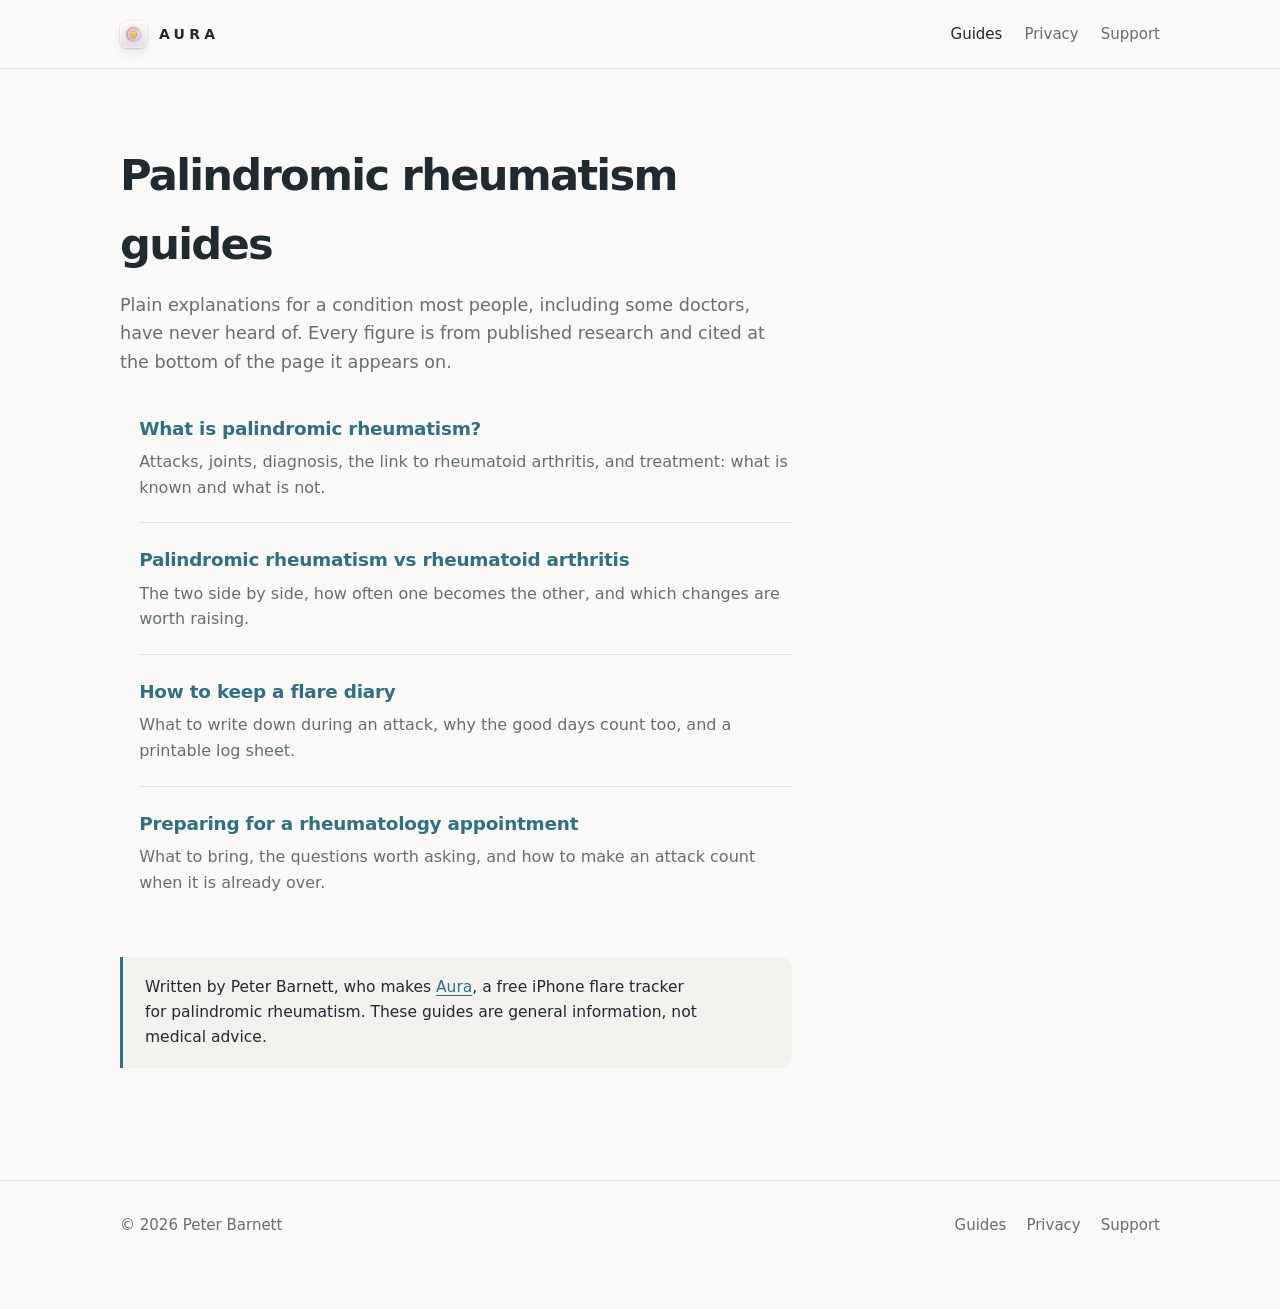
<file: guides.html>
<!doctype html>
<html lang="en">
<head>
<meta charset="utf-8">
<meta name="viewport" content="width=device-width,initial-scale=1">
<title>Palindromic rheumatism guides — Aura</title>
<meta name="description" content="Plain, sourced guides to palindromic rheumatism: what it is, how it differs from rheumatoid arthritis, how to keep a flare diary, and how to prepare for an appointment.">
<meta name="author" content="Peter Barnett">
<meta name="theme-color" content="#101215" media="(prefers-color-scheme: dark)">
<meta name="theme-color" content="#FAF9F7" media="(prefers-color-scheme: light)">
<meta property="og:title" content="Palindromic rheumatism guides — Aura">
<meta property="og:description" content="Plain, sourced guides to palindromic rheumatism: what it is, how it differs from RA, flare diaries and appointments.">
<meta property="og:type" content="website">
<meta property="og:site_name" content="Aura">
<meta property="og:locale" content="en_US">
<meta property="og:url" content="https://peterbarnett03.github.io/aura/guides.html">
<meta property="og:image" content="https://peterbarnett03.github.io/aura/assets/og.jpg">
<meta name="twitter:card" content="summary_large_image">
<meta name="twitter:title" content="Palindromic rheumatism guides — Aura">
<meta name="twitter:description" content="Plain, sourced guides to palindromic rheumatism: what it is, how it differs from RA, flare diaries and appointments.">
<meta name="twitter:image" content="https://peterbarnett03.github.io/aura/assets/og.jpg">
<link rel="icon" type="image/png" sizes="64x64" href="assets/icon-64.png">
<link rel="apple-touch-icon" href="assets/icon-180.png">
<link rel="canonical" href="https://peterbarnett03.github.io/aura/guides.html">
<meta name="apple-itunes-app" content="app-id=6749520199">
<link rel="stylesheet" href="style.css">
<script type="application/ld+json">
{
  "@context": "https://schema.org",
  "@type": "CollectionPage",
  "name": "Palindromic rheumatism guides",
  "url": "https://peterbarnett03.github.io/aura/guides.html",
  "isPartOf": { "@id": "https://peterbarnett03.github.io/aura/#site" },
  "hasPart": [
    { "@type": "Article", "headline": "Palindromic rheumatism: what it is and what the research says", "url": "https://peterbarnett03.github.io/aura/palindromic-rheumatism.html" },
    { "@type": "Article", "headline": "Palindromic rheumatism vs rheumatoid arthritis: the differences", "url": "https://peterbarnett03.github.io/aura/palindromic-rheumatism-vs-rheumatoid-arthritis.html" },
    { "@type": "Article", "headline": "Palindromic rheumatism flare diary: what to record, free printable", "url": "https://peterbarnett03.github.io/aura/flare-diary.html" },
    { "@type": "Article", "headline": "Preparing for a rheumatology appointment with palindromic rheumatism", "url": "https://peterbarnett03.github.io/aura/rheumatology-appointment.html" }
  ]
}
</script>
</head>
<body>

<header class="site-head">
  <div class="wrap">
    <a class="wordmark" href="./"><img class="app-icon" src="assets/app-icon-256.webp" alt="" width="27" height="27">AURA</a>
    <nav>
      <a href="guides.html" aria-current="page">Guides</a>
      <a href="privacy.html">Privacy</a>
      <a href="support.html">Support</a>
    </nav>
  </div>
</header>

<main class="wrap doc">
  <div class="narrow">

    <h1>Palindromic rheumatism guides</h1>
    <p class="lede">
      Plain explanations for a condition most people, including some doctors, have never heard
      of. Every figure is from published research and cited at the bottom of the page it
      appears on.
    </p>

    <ul class="guide-list">
      <li>
        <a href="palindromic-rheumatism.html">What is palindromic rheumatism?</a>
        <p>Attacks, joints, diagnosis, the link to rheumatoid arthritis, and treatment: what is known and what is not.</p>
      </li>
      <li>
        <a href="palindromic-rheumatism-vs-rheumatoid-arthritis.html">Palindromic rheumatism vs rheumatoid arthritis</a>
        <p>The two side by side, how often one becomes the other, and which changes are worth raising.</p>
      </li>
      <li>
        <a href="flare-diary.html">How to keep a flare diary</a>
        <p>What to write down during an attack, why the good days count too, and a printable log sheet.</p>
      </li>
      <li>
        <a href="rheumatology-appointment.html">Preparing for a rheumatology appointment</a>
        <p>What to bring, the questions worth asking, and how to make an attack count when it is already over.</p>
      </li>
    </ul>

    <p class="note">
      Written by Peter Barnett, who makes <a href="./">Aura</a>, a free iPhone flare tracker for
      palindromic rheumatism. These guides are general information, not medical advice.
    </p>

  </div>
</main>

<footer class="site-foot">
  <div class="wrap">
    <span>&copy; 2026 Peter Barnett</span>
    <nav>
      <a href="guides.html">Guides</a>
      <a href="privacy.html">Privacy</a>
      <a href="support.html">Support</a>
    </nav>
  </div>
</footer>

</body>
</html>
</file>
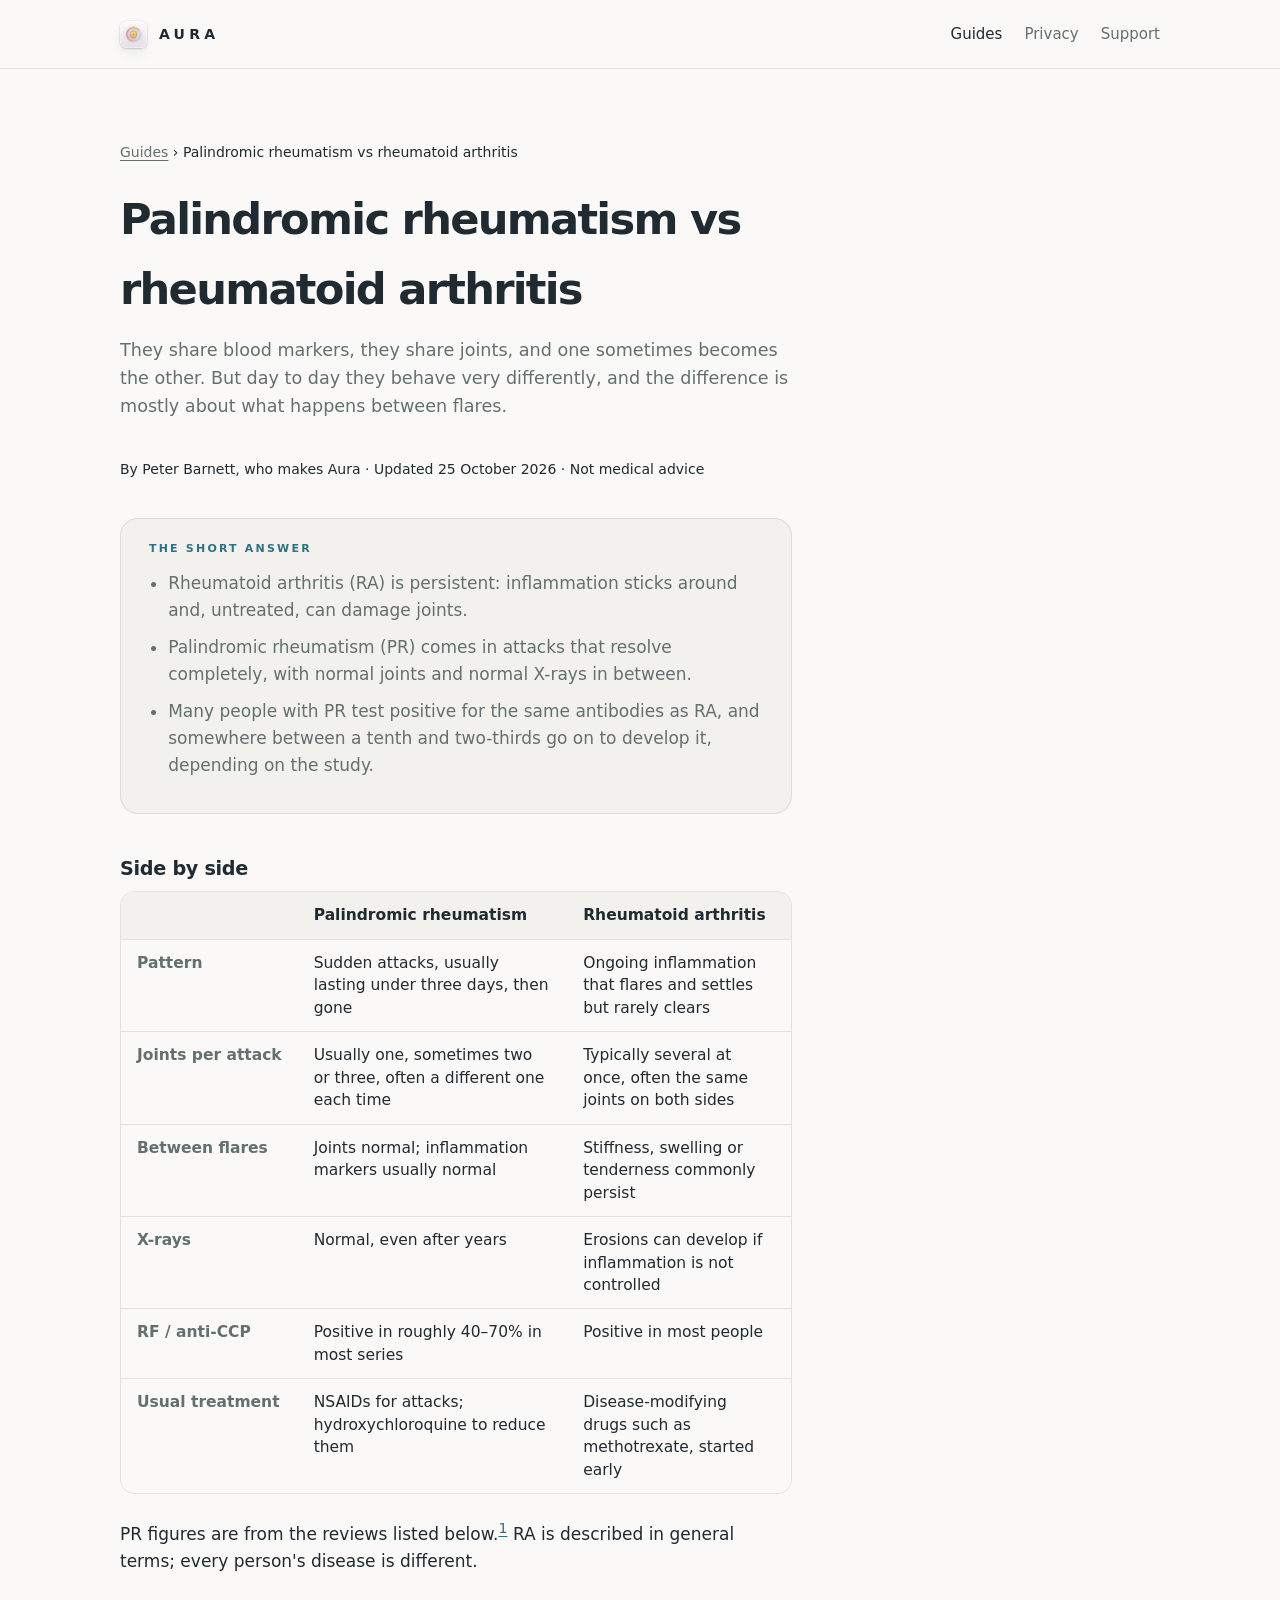
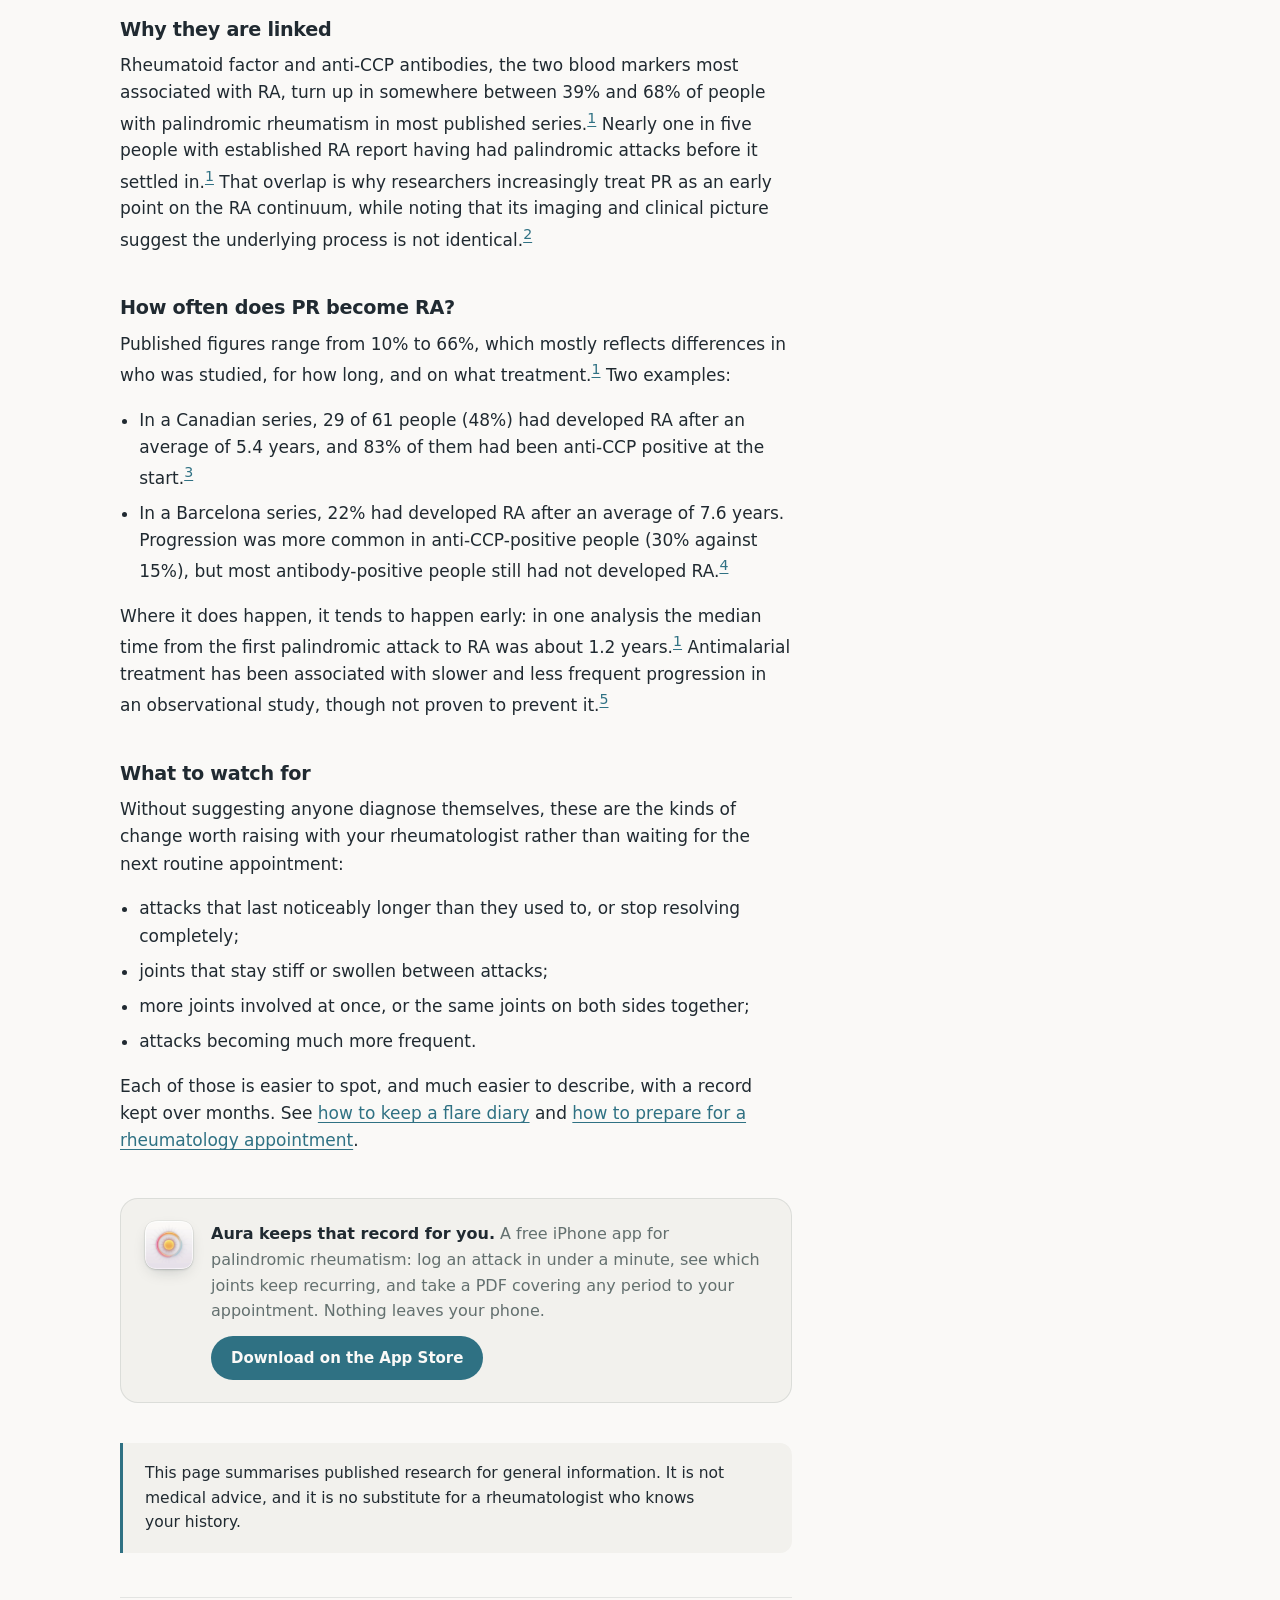
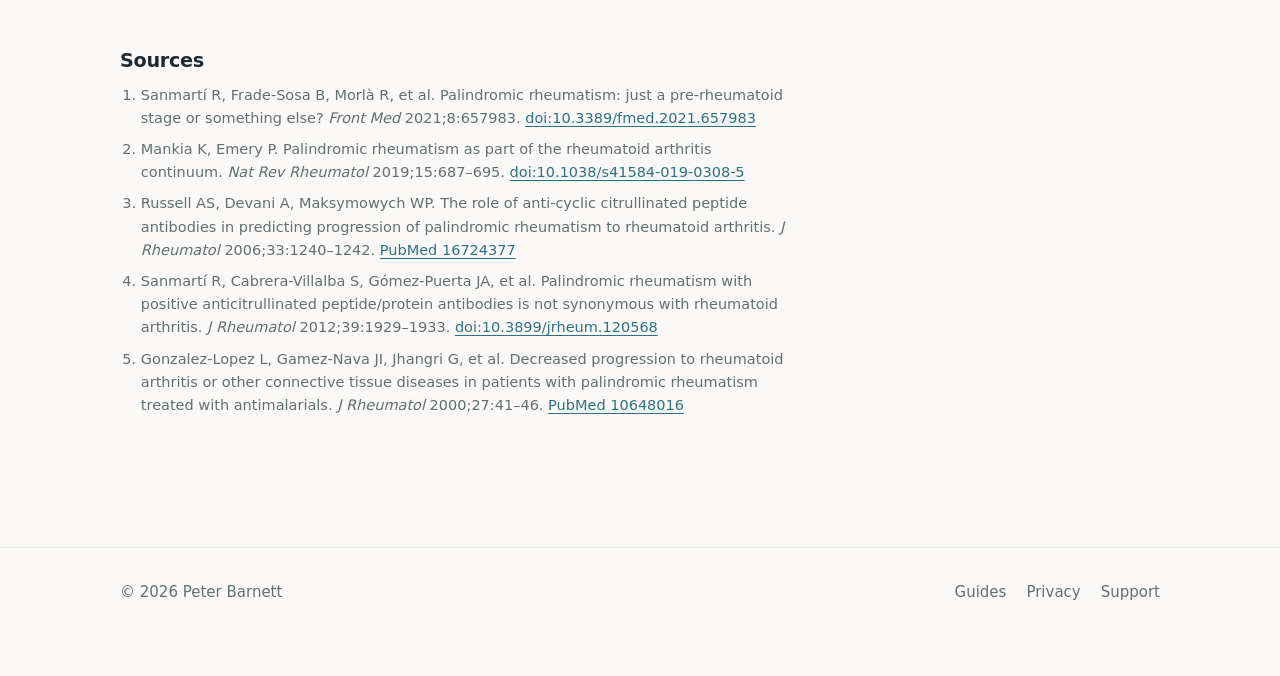
<file: palindromic-rheumatism-vs-rheumatoid-arthritis.html>
<!doctype html>
<html lang="en">
<head>
<meta charset="utf-8">
<meta name="viewport" content="width=device-width,initial-scale=1">
<title>Palindromic rheumatism vs rheumatoid arthritis: the differences</title>
<meta name="description" content="How palindromic rheumatism differs from rheumatoid arthritis: attack pattern, joints, blood tests, X-rays and treatment, and how often one becomes the other.">
<meta name="author" content="Peter Barnett">
<meta name="theme-color" content="#101215" media="(prefers-color-scheme: dark)">
<meta name="theme-color" content="#FAF9F7" media="(prefers-color-scheme: light)">
<meta property="og:title" content="Palindromic rheumatism vs rheumatoid arthritis: the differences">
<meta property="og:description" content="Attack pattern, joints, blood tests, X-rays and treatment side by side, and how often one becomes the other. With sources.">
<meta property="og:type" content="article">
<meta property="og:site_name" content="Aura">
<meta property="og:locale" content="en_US">
<meta property="og:url" content="https://peterbarnett03.github.io/aura/palindromic-rheumatism-vs-rheumatoid-arthritis.html">
<meta property="og:image" content="https://peterbarnett03.github.io/aura/assets/og.jpg">
<meta name="twitter:card" content="summary_large_image">
<meta name="twitter:title" content="Palindromic rheumatism vs rheumatoid arthritis: the differences">
<meta name="twitter:description" content="Attack pattern, joints, blood tests, X-rays and treatment side by side, and how often one becomes the other.">
<meta name="twitter:image" content="https://peterbarnett03.github.io/aura/assets/og.jpg">
<link rel="icon" type="image/png" sizes="64x64" href="assets/icon-64.png">
<link rel="apple-touch-icon" href="assets/icon-180.png">
<link rel="canonical" href="https://peterbarnett03.github.io/aura/palindromic-rheumatism-vs-rheumatoid-arthritis.html">
<meta name="apple-itunes-app" content="app-id=6749520199">
<link rel="stylesheet" href="style.css">
<script type="application/ld+json">
{
  "@context": "https://schema.org",
  "@graph": [
    {
      "@type": "Article",
      "headline": "Palindromic rheumatism vs rheumatoid arthritis: the differences",
      "description": "How palindromic rheumatism differs from rheumatoid arthritis: attack pattern, joints, blood tests, X-rays and treatment, and how often one becomes the other.",
      "url": "https://peterbarnett03.github.io/aura/palindromic-rheumatism-vs-rheumatoid-arthritis.html",
      "mainEntityOfPage": "https://peterbarnett03.github.io/aura/palindromic-rheumatism-vs-rheumatoid-arthritis.html",
      "image": "https://peterbarnett03.github.io/aura/assets/og.jpg",
      "datePublished": "2026-10-25",
      "dateModified": "2026-10-25",
      "inLanguage": "en",
      "author": { "@type": "Person", "name": "Peter Barnett" },
      "publisher": { "@type": "Person", "name": "Peter Barnett" },
      "about": [
        { "@type": "MedicalCondition", "name": "Palindromic rheumatism" },
        { "@type": "MedicalCondition", "name": "Rheumatoid arthritis" }
      ],
      "isPartOf": { "@id": "https://peterbarnett03.github.io/aura/#site" }
    },
    {
      "@type": "BreadcrumbList",
      "itemListElement": [
        { "@type": "ListItem", "position": 1, "name": "Aura", "item": "https://peterbarnett03.github.io/aura/" },
        { "@type": "ListItem", "position": 2, "name": "Guides", "item": "https://peterbarnett03.github.io/aura/guides.html" },
        { "@type": "ListItem", "position": 3, "name": "Palindromic rheumatism vs rheumatoid arthritis" }
      ]
    }
  ]
}
</script>
</head>
<body>

<header class="site-head">
  <div class="wrap">
    <a class="wordmark" href="./"><img class="app-icon" src="assets/app-icon-256.webp" alt="" width="27" height="27">AURA</a>
    <nav>
      <a href="guides.html" aria-current="page">Guides</a>
      <a href="privacy.html">Privacy</a>
      <a href="support.html">Support</a>
    </nav>
  </div>
</header>

<main class="wrap doc">
  <article class="narrow">

    <p class="crumbs"><a href="guides.html">Guides</a> &rsaquo; Palindromic rheumatism vs rheumatoid arthritis</p>
    <h1>Palindromic rheumatism vs rheumatoid arthritis</h1>
    <p class="lede">
      They share blood markers, they share joints, and one sometimes becomes the other. But day
      to day they behave very differently, and the difference is mostly about what happens
      between flares.
    </p>
    <p class="updated">By Peter Barnett, who makes Aura &middot; Updated 25 October 2026 &middot; Not medical advice</p>

    <div class="summary">
      <h2>The short answer</h2>
      <ul>
        <li>Rheumatoid arthritis (RA) is persistent: inflammation sticks around and, untreated, can damage joints.</li>
        <li>Palindromic rheumatism (PR) comes in attacks that resolve completely, with normal joints and normal X-rays in between.</li>
        <li>Many people with PR test positive for the same antibodies as RA, and somewhere between a tenth and two-thirds go on to develop it, depending on the study.</li>
      </ul>
    </div>

    <h2>Side by side</h2>
    <div class="table-scroll">
      <table class="compare">
        <thead>
          <tr><th scope="col"></th><th scope="col">Palindromic rheumatism</th><th scope="col">Rheumatoid arthritis</th></tr>
        </thead>
        <tbody>
          <tr><th scope="row">Pattern</th><td>Sudden attacks, usually lasting under three days, then gone</td><td>Ongoing inflammation that flares and settles but rarely clears</td></tr>
          <tr><th scope="row">Joints per attack</th><td>Usually one, sometimes two or three, often a different one each time</td><td>Typically several at once, often the same joints on both sides</td></tr>
          <tr><th scope="row">Between flares</th><td>Joints normal; inflammation markers usually normal</td><td>Stiffness, swelling or tenderness commonly persist</td></tr>
          <tr><th scope="row">X-rays</th><td>Normal, even after years</td><td>Erosions can develop if inflammation is not controlled</td></tr>
          <tr><th scope="row">RF / anti-CCP</th><td>Positive in roughly 40–70% in most series</td><td>Positive in most people</td></tr>
          <tr><th scope="row">Usual treatment</th><td>NSAIDs for attacks; hydroxychloroquine to reduce them</td><td>Disease-modifying drugs such as methotrexate, started early</td></tr>
        </tbody>
      </table>
    </div>
    <p class="muted">
      PR figures are from the reviews listed below.<sup><a href="#s1">1</a></sup> RA is
      described in general terms; every person's disease is different.
    </p>

    <h2>Why they are linked</h2>
    <p>
      Rheumatoid factor and anti-CCP antibodies, the two blood markers most associated with RA,
      turn up in somewhere between 39% and 68% of people with palindromic rheumatism in most
      published series.<sup><a href="#s1">1</a></sup> Nearly one in five people with established RA
      report having had palindromic attacks before it settled in.<sup><a href="#s1">1</a></sup>
      That overlap is why researchers increasingly treat PR as an early point on the RA
      continuum, while noting that its imaging and clinical picture suggest the underlying
      process is not identical.<sup><a href="#s2">2</a></sup>
    </p>

    <h2>How often does PR become RA?</h2>
    <p>
      Published figures range from 10% to 66%, which mostly reflects differences in who was
      studied, for how long, and on what treatment.<sup><a href="#s1">1</a></sup> Two examples:
    </p>
    <ul>
      <li>In a Canadian series, 29 of 61 people (48%) had developed RA after an average of 5.4 years, and 83% of them had been anti-CCP positive at the start.<sup><a href="#s3">3</a></sup></li>
      <li>In a Barcelona series, 22% had developed RA after an average of 7.6 years. Progression was more common in anti-CCP-positive people (30% against 15%), but most antibody-positive people still had not developed RA.<sup><a href="#s4">4</a></sup></li>
    </ul>
    <p>
      Where it does happen, it tends to happen early: in one analysis the median time from the
      first palindromic attack to RA was about 1.2 years.<sup><a href="#s1">1</a></sup>
      Antimalarial treatment has been associated with slower and less frequent progression in an
      observational study, though not proven to prevent it.<sup><a href="#s5">5</a></sup>
    </p>

    <h2>What to watch for</h2>
    <p>
      Without suggesting anyone diagnose themselves, these are the kinds of change worth raising
      with your rheumatologist rather than waiting for the next routine appointment:
    </p>
    <ul>
      <li>attacks that last noticeably longer than they used to, or stop resolving completely;</li>
      <li>joints that stay stiff or swollen between attacks;</li>
      <li>more joints involved at once, or the same joints on both sides together;</li>
      <li>attacks becoming much more frequent.</li>
    </ul>
    <p>
      Each of those is easier to spot, and much easier to describe, with a record kept over
      months. See <a href="flare-diary.html">how to keep a flare diary</a> and
      <a href="rheumatology-appointment.html">how to prepare for a rheumatology appointment</a>.
    </p>

    <aside class="aside-app">
      <img class="app-icon" src="assets/app-icon-256.webp" alt="" width="48" height="48">
      <div>
        <p>
          <b>Aura keeps that record for you.</b> A free iPhone app for palindromic rheumatism: log
          an attack in under a minute, see which joints keep recurring, and take a PDF covering any
          period to your appointment. Nothing leaves your phone.
        </p>
        <a class="app-store" href="https://apps.apple.com/us/app/aura-palindromic-rheumatism/id6749520199">Download on the App Store</a>
      </div>
    </aside>

    <p class="note">
      This page summarises published research for general information. It is not medical
      advice, and it is no substitute for a rheumatologist who knows your history.
    </p>

    <section class="sources" aria-labelledby="sources">
      <h2 id="sources">Sources</h2>
      <ol>
        <li id="s1">Sanmartí R, Frade-Sosa B, Morlà R, et al. Palindromic rheumatism: just a pre-rheumatoid stage or something else? <i>Front Med</i> 2021;8:657983. <a href="https://doi.org/10.3389/fmed.2021.657983">doi:10.3389/fmed.2021.657983</a></li>
        <li id="s2">Mankia K, Emery P. Palindromic rheumatism as part of the rheumatoid arthritis continuum. <i>Nat Rev Rheumatol</i> 2019;15:687–695. <a href="https://doi.org/10.1038/s41584-019-0308-5">doi:10.1038/s41584-019-0308-5</a></li>
        <li id="s3">Russell AS, Devani A, Maksymowych WP. The role of anti-cyclic citrullinated peptide antibodies in predicting progression of palindromic rheumatism to rheumatoid arthritis. <i>J Rheumatol</i> 2006;33:1240–1242. <a href="https://pubmed.ncbi.nlm.nih.gov/16724377/">PubMed 16724377</a></li>
        <li id="s4">Sanmartí R, Cabrera-Villalba S, Gómez-Puerta JA, et al. Palindromic rheumatism with positive anticitrullinated peptide/protein antibodies is not synonymous with rheumatoid arthritis. <i>J Rheumatol</i> 2012;39:1929–1933. <a href="https://doi.org/10.3899/jrheum.120568">doi:10.3899/jrheum.120568</a></li>
        <li id="s5">Gonzalez-Lopez L, Gamez-Nava JI, Jhangri G, et al. Decreased progression to rheumatoid arthritis or other connective tissue diseases in patients with palindromic rheumatism treated with antimalarials. <i>J Rheumatol</i> 2000;27:41–46. <a href="https://pubmed.ncbi.nlm.nih.gov/10648016/">PubMed 10648016</a></li>
      </ol>
    </section>

  </article>
</main>

<footer class="site-foot">
  <div class="wrap">
    <span>&copy; 2026 Peter Barnett</span>
    <nav>
      <a href="guides.html">Guides</a>
      <a href="privacy.html">Privacy</a>
      <a href="support.html">Support</a>
    </nav>
  </div>
</footer>

</body>
</html>
</file>
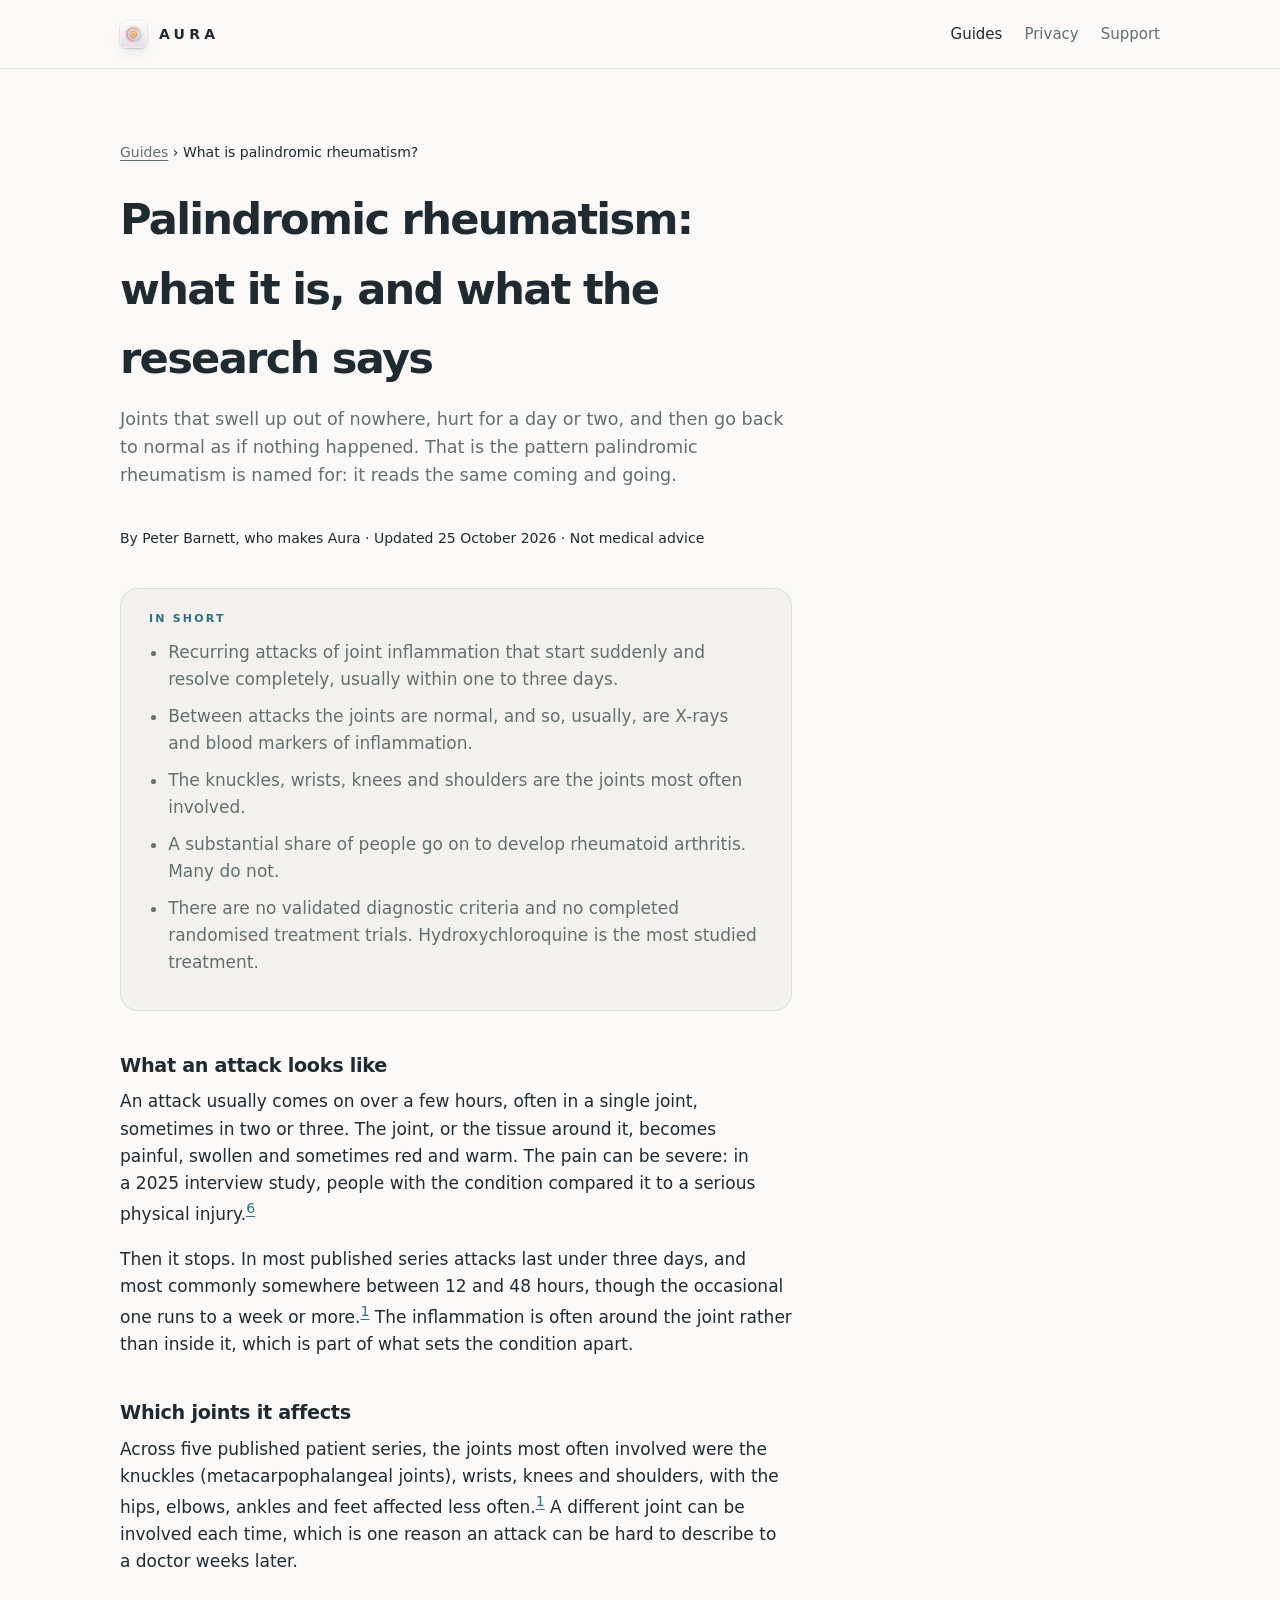
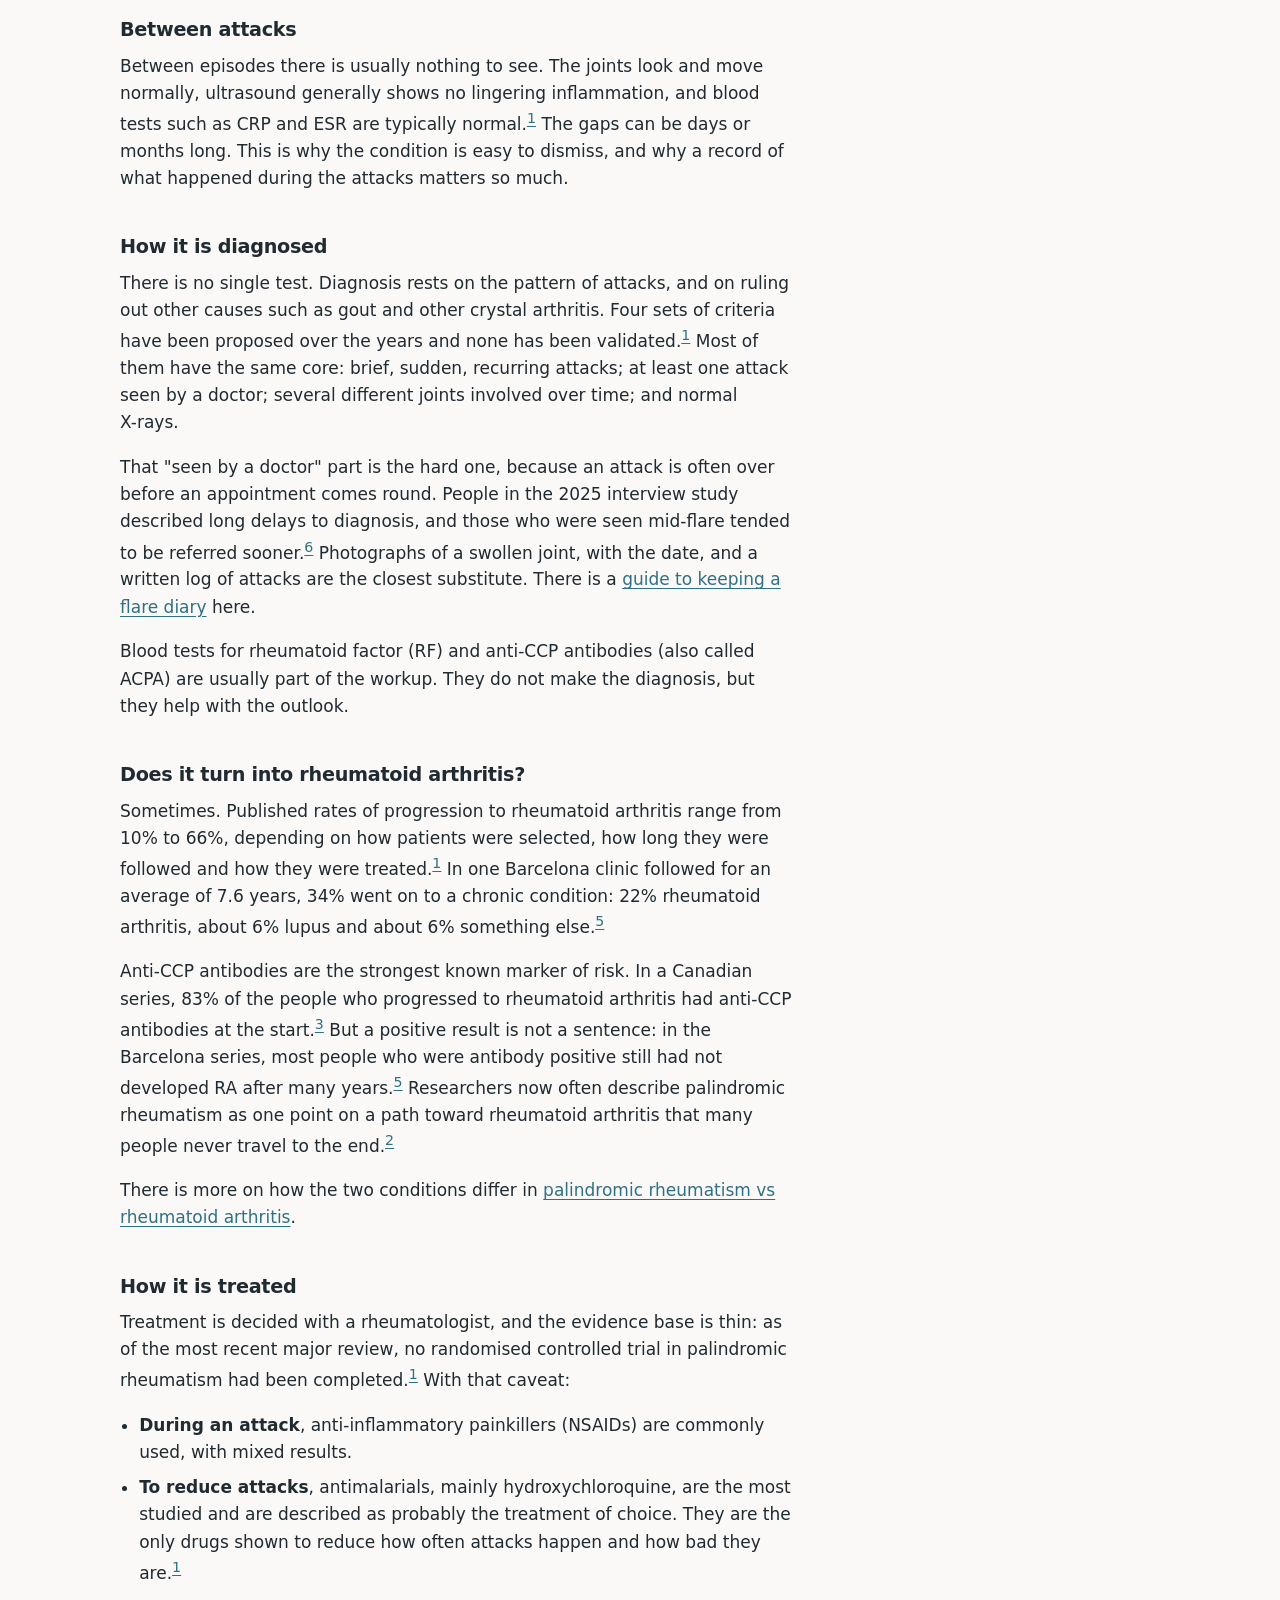
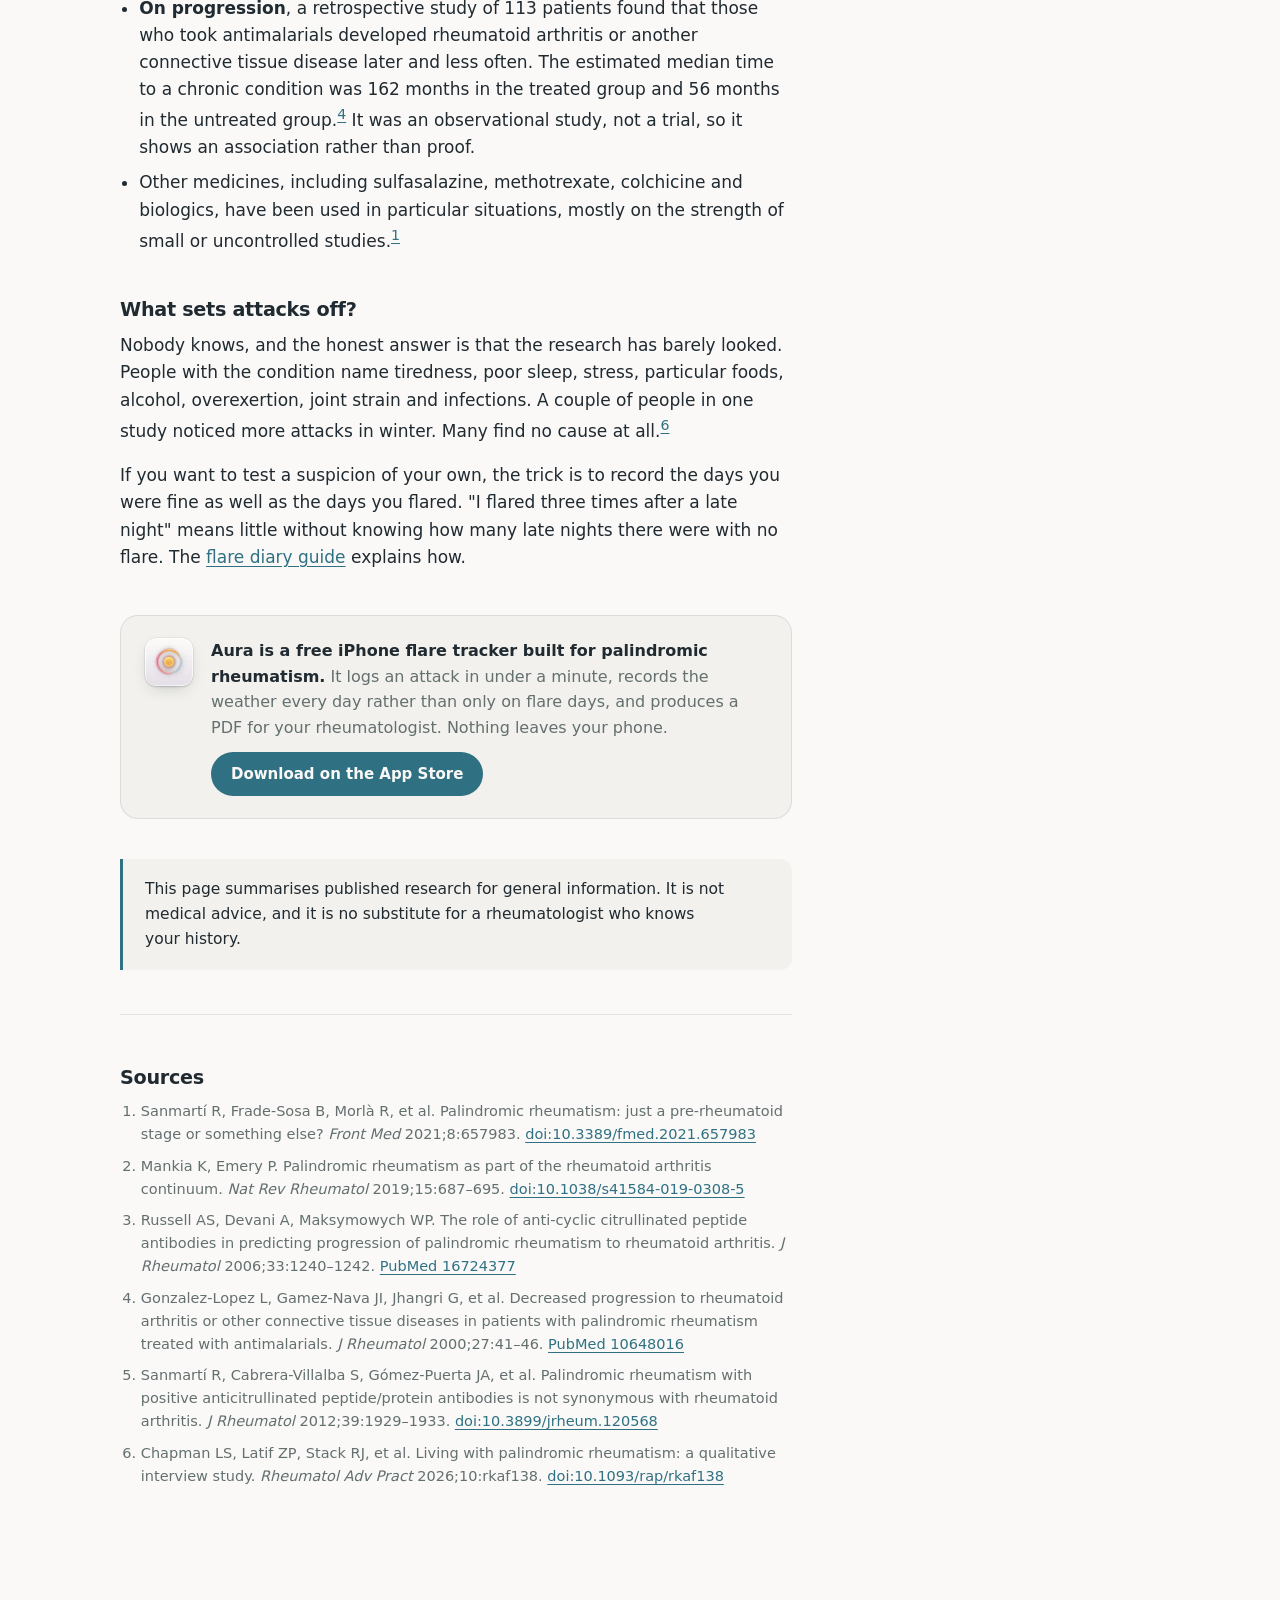
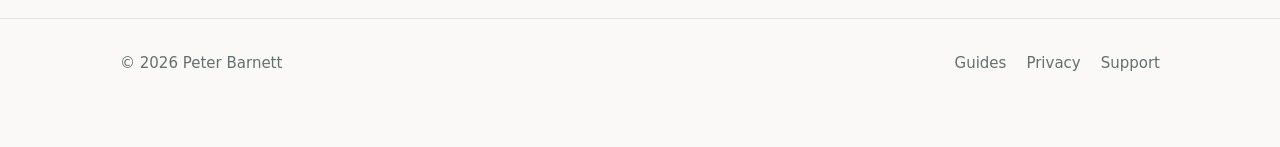
<file: palindromic-rheumatism.html>
<!doctype html>
<html lang="en">
<head>
<meta charset="utf-8">
<meta name="viewport" content="width=device-width,initial-scale=1">
<title>Palindromic rheumatism: what it is and what the research says</title>
<meta name="description" content="Palindromic rheumatism explained: sudden joint attacks that resolve completely, which joints it affects, how it is diagnosed, its link to RA, and how it is treated.">
<meta name="author" content="Peter Barnett">
<meta name="theme-color" content="#101215" media="(prefers-color-scheme: dark)">
<meta name="theme-color" content="#FAF9F7" media="(prefers-color-scheme: light)">
<meta property="og:title" content="Palindromic rheumatism: what it is and what the research says">
<meta property="og:description" content="Sudden joint attacks that resolve completely: which joints, how it is diagnosed, its link to rheumatoid arthritis, and how it is treated. With sources.">
<meta property="og:type" content="article">
<meta property="og:site_name" content="Aura">
<meta property="og:locale" content="en_US">
<meta property="og:url" content="https://peterbarnett03.github.io/aura/palindromic-rheumatism.html">
<meta property="og:image" content="https://peterbarnett03.github.io/aura/assets/og.jpg">
<meta name="twitter:card" content="summary_large_image">
<meta name="twitter:title" content="Palindromic rheumatism: what it is and what the research says">
<meta name="twitter:description" content="Sudden joint attacks that resolve completely: which joints, how it is diagnosed, its link to RA, and how it is treated.">
<meta name="twitter:image" content="https://peterbarnett03.github.io/aura/assets/og.jpg">
<link rel="icon" type="image/png" sizes="64x64" href="assets/icon-64.png">
<link rel="apple-touch-icon" href="assets/icon-180.png">
<link rel="canonical" href="https://peterbarnett03.github.io/aura/palindromic-rheumatism.html">
<meta name="apple-itunes-app" content="app-id=6749520199">
<link rel="stylesheet" href="style.css">
<!-- Every figure on this page is taken from a source listed at the bottom of it, and the
     sources are the ones a rheumatologist would recognise. A guide on a health condition is
     judged on whether it can be trusted, by search engines and by readers, and nothing here
     should be harder to check than it was to write. -->
<script type="application/ld+json">
{
  "@context": "https://schema.org",
  "@graph": [
    {
      "@type": "Article",
      "headline": "Palindromic rheumatism: what it is and what the research says",
      "description": "Palindromic rheumatism explained: sudden joint attacks that resolve completely, which joints it affects, how it is diagnosed, its link to RA, and how it is treated.",
      "url": "https://peterbarnett03.github.io/aura/palindromic-rheumatism.html",
      "mainEntityOfPage": "https://peterbarnett03.github.io/aura/palindromic-rheumatism.html",
      "image": "https://peterbarnett03.github.io/aura/assets/og.jpg",
      "datePublished": "2026-10-25",
      "dateModified": "2026-10-25",
      "inLanguage": "en",
      "author": { "@type": "Person", "name": "Peter Barnett" },
      "publisher": { "@type": "Person", "name": "Peter Barnett" },
      "about": { "@type": "MedicalCondition", "name": "Palindromic rheumatism", "alternateName": "Palindromic arthritis" },
      "isPartOf": { "@id": "https://peterbarnett03.github.io/aura/#site" }
    },
    {
      "@type": "BreadcrumbList",
      "itemListElement": [
        { "@type": "ListItem", "position": 1, "name": "Aura", "item": "https://peterbarnett03.github.io/aura/" },
        { "@type": "ListItem", "position": 2, "name": "Guides", "item": "https://peterbarnett03.github.io/aura/guides.html" },
        { "@type": "ListItem", "position": 3, "name": "What is palindromic rheumatism?" }
      ]
    }
  ]
}
</script>
</head>
<body>

<header class="site-head">
  <div class="wrap">
    <a class="wordmark" href="./"><img class="app-icon" src="assets/app-icon-256.webp" alt="" width="27" height="27">AURA</a>
    <nav>
      <a href="guides.html" aria-current="page">Guides</a>
      <a href="privacy.html">Privacy</a>
      <a href="support.html">Support</a>
    </nav>
  </div>
</header>

<main class="wrap doc">
  <article class="narrow">

    <p class="crumbs"><a href="guides.html">Guides</a> &rsaquo; What is palindromic rheumatism?</p>
    <h1>Palindromic rheumatism: what it is, and what the research says</h1>
    <p class="lede">
      Joints that swell up out of nowhere, hurt for a day or two, and then go back to normal as
      if nothing happened. That is the pattern palindromic rheumatism is named for: it reads the
      same coming and going.
    </p>
    <p class="updated">By Peter Barnett, who makes Aura &middot; Updated 25 October 2026 &middot; Not medical advice</p>

    <div class="summary">
      <h2>In short</h2>
      <ul>
        <li>Recurring attacks of joint inflammation that start suddenly and resolve completely, usually within one to three days.</li>
        <li>Between attacks the joints are normal, and so, usually, are X-rays and blood markers of inflammation.</li>
        <li>The knuckles, wrists, knees and shoulders are the joints most often involved.</li>
        <li>A substantial share of people go on to develop rheumatoid arthritis. Many do not.</li>
        <li>There are no validated diagnostic criteria and no completed randomised treatment trials. Hydroxychloroquine is the most studied treatment.</li>
      </ul>
    </div>

    <h2>What an attack looks like</h2>
    <p>
      An attack usually comes on over a few hours, often in a single joint, sometimes in two or
      three. The joint, or the tissue around it, becomes painful, swollen and sometimes red and
      warm. The pain can be severe: in a 2025 interview study, people with the condition compared
      it to a serious physical injury.<sup><a href="#s6">6</a></sup>
    </p>
    <p>
      Then it stops. In most published series attacks last under three days, and most commonly
      somewhere between 12 and 48 hours, though the occasional one runs to a week or
      more.<sup><a href="#s1">1</a></sup> The inflammation is often around the joint rather than
      inside it, which is part of what sets the condition apart.
    </p>

    <h2>Which joints it affects</h2>
    <p>
      Across five published patient series, the joints most often involved were the knuckles
      (metacarpophalangeal joints), wrists, knees and shoulders, with the hips, elbows, ankles and
      feet affected less often.<sup><a href="#s1">1</a></sup> A different joint can be involved
      each time, which is one reason an attack can be hard to describe to a doctor weeks later.
    </p>

    <h2>Between attacks</h2>
    <p>
      Between episodes there is usually nothing to see. The joints look and move normally,
      ultrasound generally shows no lingering inflammation, and blood tests such as CRP and ESR
      are typically normal.<sup><a href="#s1">1</a></sup> The gaps can be days or months long.
      This is why the condition is easy to dismiss, and why a record of what happened during
      the attacks matters so much.
    </p>

    <h2>How it is diagnosed</h2>
    <p>
      There is no single test. Diagnosis rests on the pattern of attacks, and on ruling out other
      causes such as gout and other crystal arthritis. Four sets of criteria have been proposed
      over the years and none has been validated.<sup><a href="#s1">1</a></sup> Most of them have
      the same core: brief, sudden, recurring attacks; at least one attack seen by a doctor;
      several different joints involved over time; and normal X-rays.
    </p>
    <p>
      That "seen by a doctor" part is the hard one, because an attack is often over before an
      appointment comes round. People in the 2025 interview study described long delays to
      diagnosis, and those who were seen mid-flare tended to be referred
      sooner.<sup><a href="#s6">6</a></sup> Photographs of a swollen joint, with the date, and a
      written log of attacks are the closest substitute. There is a
      <a href="flare-diary.html">guide to keeping a flare diary</a> here.
    </p>
    <p>
      Blood tests for rheumatoid factor (RF) and anti-CCP antibodies (also called ACPA) are
      usually part of the workup. They do not make the diagnosis, but they help with the outlook.
    </p>

    <h2>Does it turn into rheumatoid arthritis?</h2>
    <p>
      Sometimes. Published rates of progression to rheumatoid arthritis range from 10% to 66%,
      depending on how patients were selected, how long they were followed and how they were
      treated.<sup><a href="#s1">1</a></sup> In one Barcelona clinic followed for an average of
      7.6 years, 34% went on to a chronic condition: 22% rheumatoid arthritis, about 6% lupus and
      about 6% something else.<sup><a href="#s5">5</a></sup>
    </p>
    <p>
      Anti-CCP antibodies are the strongest known marker of risk. In a Canadian series, 83% of
      the people who progressed to rheumatoid arthritis had anti-CCP antibodies at the
      start.<sup><a href="#s3">3</a></sup> But a positive result is not a sentence: in the
      Barcelona series, most people who were antibody positive still had not developed RA after
      many years.<sup><a href="#s5">5</a></sup> Researchers now often describe palindromic
      rheumatism as one point on a path toward rheumatoid arthritis that many people never travel
      to the end.<sup><a href="#s2">2</a></sup>
    </p>
    <p>
      There is more on how the two conditions differ in
      <a href="palindromic-rheumatism-vs-rheumatoid-arthritis.html">palindromic rheumatism vs
      rheumatoid arthritis</a>.
    </p>

    <h2>How it is treated</h2>
    <p>
      Treatment is decided with a rheumatologist, and the evidence base is thin: as of the most
      recent major review, no randomised controlled trial in palindromic rheumatism had been
      completed.<sup><a href="#s1">1</a></sup> With that caveat:
    </p>
    <ul>
      <li>
        <b>During an attack</b>, anti-inflammatory painkillers (NSAIDs) are commonly used, with
        mixed results.
      </li>
      <li>
        <b>To reduce attacks</b>, antimalarials, mainly hydroxychloroquine, are the most studied
        and are described as probably the treatment of choice. They are the only drugs shown to
        reduce how often attacks happen and how bad they are.<sup><a href="#s1">1</a></sup>
      </li>
      <li>
        <b>On progression</b>, a retrospective study of 113 patients found that those who took
        antimalarials developed rheumatoid arthritis or another connective tissue disease later
        and less often. The estimated median time to a chronic condition was 162 months in the
        treated group and 56 months in the untreated group.<sup><a href="#s4">4</a></sup> It was
        an observational study, not a trial, so it shows an association rather than proof.
      </li>
      <li>
        Other medicines, including sulfasalazine, methotrexate, colchicine and biologics, have been
        used in particular situations, mostly on the strength of small or uncontrolled
        studies.<sup><a href="#s1">1</a></sup>
      </li>
    </ul>

    <h2>What sets attacks off?</h2>
    <p>
      Nobody knows, and the honest answer is that the research has barely looked. People with
      the condition name tiredness, poor sleep, stress, particular foods, alcohol, overexertion,
      joint strain and infections. A couple of people in one study noticed more attacks in
      winter. Many find no cause at all.<sup><a href="#s6">6</a></sup>
    </p>
    <p>
      If you want to test a suspicion of your own, the trick is to record the days you were
      fine as well as the days you flared. "I flared three times after a late night" means
      little without knowing how many late nights there were with no flare. The
      <a href="flare-diary.html">flare diary guide</a> explains how.
    </p>

    <aside class="aside-app">
      <img class="app-icon" src="assets/app-icon-256.webp" alt="" width="48" height="48">
      <div>
        <p>
          <b>Aura is a free iPhone flare tracker built for palindromic rheumatism.</b> It logs an
          attack in under a minute, records the weather every day rather than only on flare days,
          and produces a PDF for your rheumatologist. Nothing leaves your phone.
        </p>
        <a class="app-store" href="https://apps.apple.com/us/app/aura-palindromic-rheumatism/id6749520199">Download on the App Store</a>
      </div>
    </aside>

    <p class="note">
      This page summarises published research for general information. It is not medical
      advice, and it is no substitute for a rheumatologist who knows your history.
    </p>

    <section class="sources" aria-labelledby="sources">
      <h2 id="sources">Sources</h2>
      <ol>
        <li id="s1">Sanmartí R, Frade-Sosa B, Morlà R, et al. Palindromic rheumatism: just a pre-rheumatoid stage or something else? <i>Front Med</i> 2021;8:657983. <a href="https://doi.org/10.3389/fmed.2021.657983">doi:10.3389/fmed.2021.657983</a></li>
        <li id="s2">Mankia K, Emery P. Palindromic rheumatism as part of the rheumatoid arthritis continuum. <i>Nat Rev Rheumatol</i> 2019;15:687–695. <a href="https://doi.org/10.1038/s41584-019-0308-5">doi:10.1038/s41584-019-0308-5</a></li>
        <li id="s3">Russell AS, Devani A, Maksymowych WP. The role of anti-cyclic citrullinated peptide antibodies in predicting progression of palindromic rheumatism to rheumatoid arthritis. <i>J Rheumatol</i> 2006;33:1240–1242. <a href="https://pubmed.ncbi.nlm.nih.gov/16724377/">PubMed 16724377</a></li>
        <li id="s4">Gonzalez-Lopez L, Gamez-Nava JI, Jhangri G, et al. Decreased progression to rheumatoid arthritis or other connective tissue diseases in patients with palindromic rheumatism treated with antimalarials. <i>J Rheumatol</i> 2000;27:41–46. <a href="https://pubmed.ncbi.nlm.nih.gov/10648016/">PubMed 10648016</a></li>
        <li id="s5">Sanmartí R, Cabrera-Villalba S, Gómez-Puerta JA, et al. Palindromic rheumatism with positive anticitrullinated peptide/protein antibodies is not synonymous with rheumatoid arthritis. <i>J Rheumatol</i> 2012;39:1929–1933. <a href="https://doi.org/10.3899/jrheum.120568">doi:10.3899/jrheum.120568</a></li>
        <li id="s6">Chapman LS, Latif ZP, Stack RJ, et al. Living with palindromic rheumatism: a qualitative interview study. <i>Rheumatol Adv Pract</i> 2026;10:rkaf138. <a href="https://doi.org/10.1093/rap/rkaf138">doi:10.1093/rap/rkaf138</a></li>
      </ol>
    </section>

  </article>
</main>

<footer class="site-foot">
  <div class="wrap">
    <span>&copy; 2026 Peter Barnett</span>
    <nav>
      <a href="guides.html">Guides</a>
      <a href="privacy.html">Privacy</a>
      <a href="support.html">Support</a>
    </nav>
  </div>
</footer>

</body>
</html>
</file>
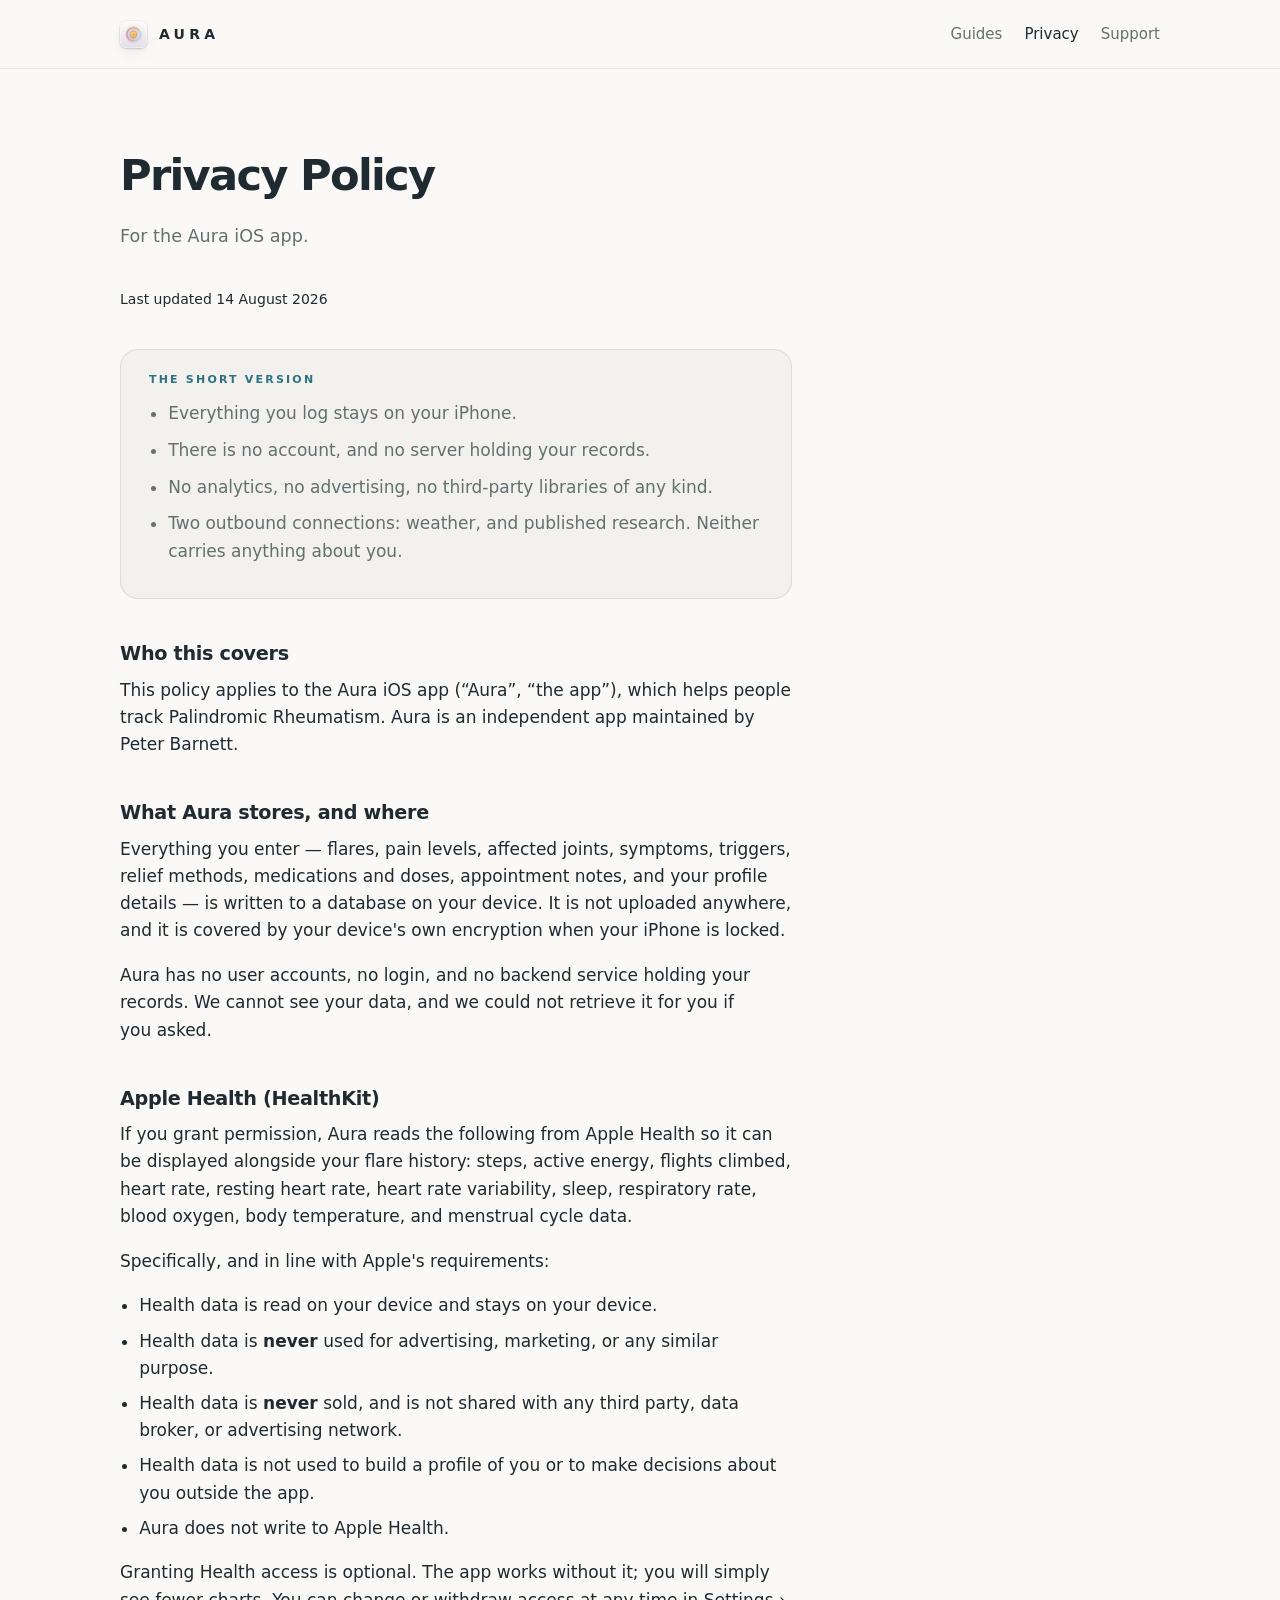
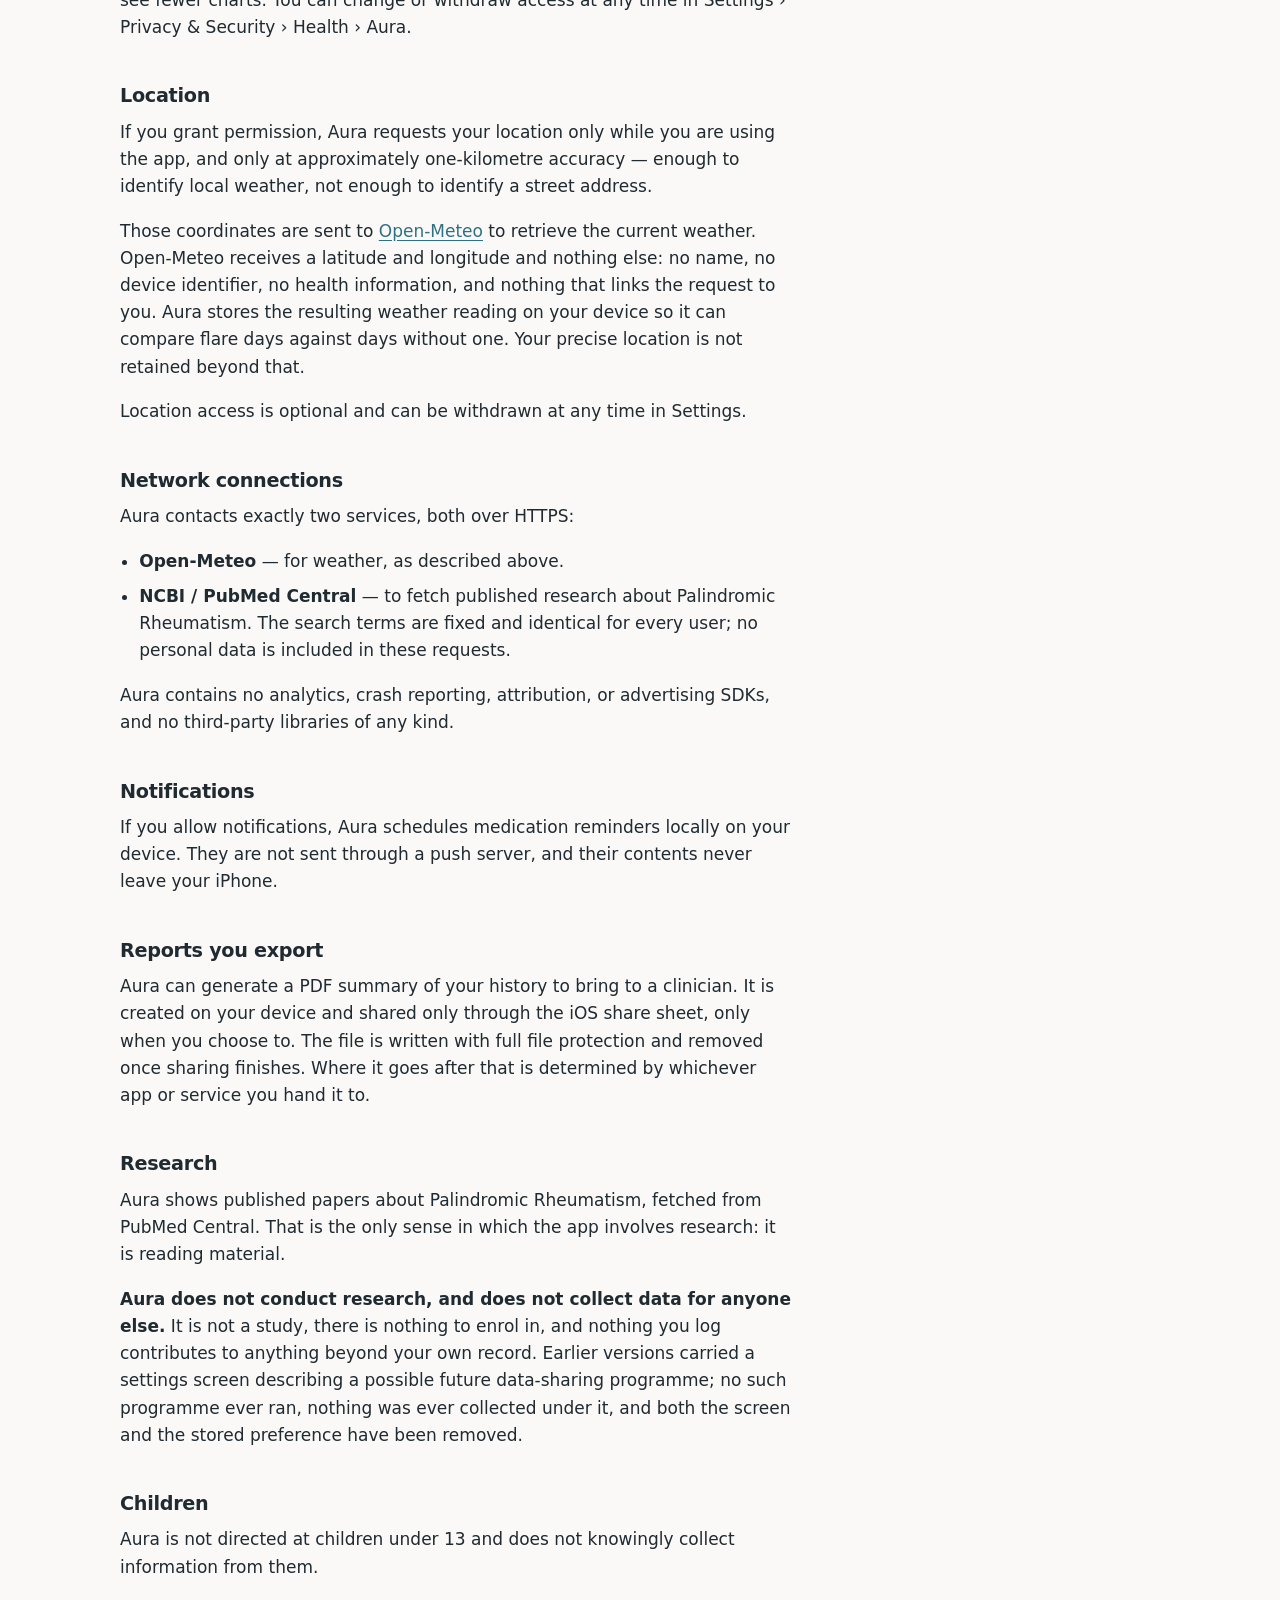
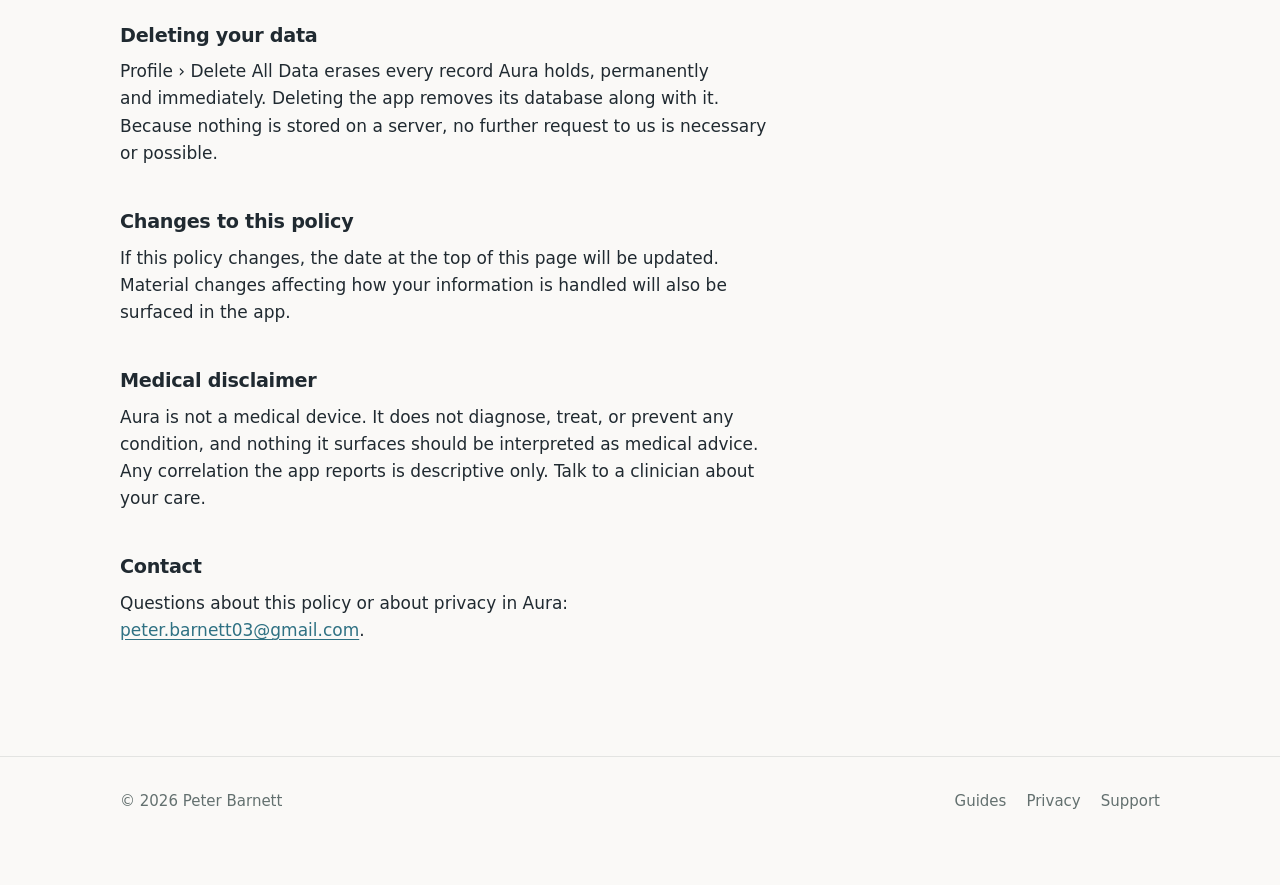
<file: privacy.html>
<!doctype html>
<html lang="en">
<head>
<meta charset="utf-8">
<meta name="viewport" content="width=device-width,initial-scale=1">
<title>Privacy Policy — Aura</title>
<meta name="description" content="Privacy policy for the Aura iPhone app. Health data stays on your device: no account, no backend, no tracking.">
<meta name="theme-color" content="#101215" media="(prefers-color-scheme: dark)">
<meta name="theme-color" content="#FAF9F7" media="(prefers-color-scheme: light)">
<meta property="og:title" content="Privacy Policy — Aura">
<meta property="og:description" content="Aura stores your health data on your device. No account, no backend, no tracking.">
<meta property="og:type" content="website">
<meta property="og:url" content="https://peterbarnett03.github.io/aura/privacy.html">
<meta property="og:site_name" content="Aura">
<meta property="og:locale" content="en_US">
<meta property="og:image" content="https://peterbarnett03.github.io/aura/assets/og.jpg">
<meta name="twitter:card" content="summary_large_image">
<meta name="twitter:title" content="Privacy Policy — Aura">
<meta name="twitter:description" content="Aura stores your health data on your device. No account, no backend, no tracking.">
<meta name="twitter:image" content="https://peterbarnett03.github.io/aura/assets/og.jpg">
<!-- The tab icon is the app icon's dark appearance, not the light one in the header. At 16px
     the pale glass body dissolves into a light tab bar and leaves a stray orange dot; the dark
     appearance is the same logo and reads on either chrome. -->
<link rel="icon" type="image/png" sizes="64x64" href="assets/icon-64.png">
<link rel="apple-touch-icon" href="assets/icon-180.png">
<!-- Canonical on every page. GitHub Pages serves this site at both `/aura/` and
     `/aura/index.html`, so the preferred URL is stated rather than inferred. -->
<link rel="canonical" href="https://peterbarnett03.github.io/aura/privacy.html">
<!-- Safari on iOS turns this into a native install banner, which is a better first-run than
     any button this page could draw. -->
<meta name="apple-itunes-app" content="app-id=6749520199">
<link rel="stylesheet" href="style.css">
</head>
<body>

<header class="site-head">
  <div class="wrap">
    <a class="wordmark" href="./"><img class="app-icon" src="assets/app-icon-256.webp" alt="" width="27" height="27">AURA</a>
    <nav>
      <a href="guides.html">Guides</a>
      <a href="privacy.html" aria-current="page">Privacy</a>
      <a href="support.html">Support</a>
    </nav>
  </div>
</header>

<main class="wrap doc">
  <div class="narrow">

    <h1>Privacy Policy</h1>
    <p class="lede">For the Aura iOS app.</p>
    <p class="updated">Last updated 14 August 2026</p>

    <div class="summary">
      <h2>The short version</h2>
      <ul>
        <li>Everything you log stays on your iPhone.</li>
        <li>There is no account, and no server holding your records.</li>
        <li>No analytics, no advertising, no third-party libraries of any kind.</li>
        <li>Two outbound connections: weather, and published research. Neither carries anything about you.</li>
      </ul>
    </div>

    <h2>Who this covers</h2>
    <p>
      This policy applies to the Aura iOS app (&ldquo;Aura&rdquo;, &ldquo;the app&rdquo;), which
      helps people track Palindromic Rheumatism. Aura is an independent app maintained by
      Peter Barnett.
    </p>

    <h2>What Aura stores, and where</h2>
    <p>
      Everything you enter — flares, pain levels, affected joints, symptoms, triggers, relief
      methods, medications and doses, appointment notes, and your profile details — is written to
      a database on your device. It is not uploaded anywhere, and it is covered by your device's
      own encryption when your iPhone is locked.
    </p>
    <p>
      Aura has no user accounts, no login, and no backend service holding your records. We cannot
      see your data, and we could not retrieve it for you if you asked.
    </p>

    <h2>Apple Health (HealthKit)</h2>
    <p>
      If you grant permission, Aura reads the following from Apple Health so it can be displayed
      alongside your flare history: steps, active energy, flights climbed, heart rate, resting
      heart rate, heart rate variability, sleep, respiratory rate, blood oxygen, body temperature,
      and menstrual cycle data.
    </p>
    <p>Specifically, and in line with Apple's requirements:</p>
    <ul>
      <li>Health data is read on your device and stays on your device.</li>
      <li>Health data is <strong>never</strong> used for advertising, marketing, or any similar purpose.</li>
      <li>Health data is <strong>never</strong> sold, and is not shared with any third party, data broker, or advertising network.</li>
      <li>Health data is not used to build a profile of you or to make decisions about you outside the app.</li>
      <li>Aura does not write to Apple Health.</li>
    </ul>
    <p>
      Granting Health access is optional. The app works without it; you will simply see fewer
      charts. You can change or withdraw access at any time in Settings &rsaquo; Privacy &amp;
      Security &rsaquo; Health &rsaquo; Aura.
    </p>

    <h2>Location</h2>
    <p>
      If you grant permission, Aura requests your location only while you are using the app, and
      only at approximately one-kilometre accuracy — enough to identify local weather, not enough
      to identify a street address.
    </p>
    <p>
      Those coordinates are sent to <a href="https://open-meteo.com/">Open-Meteo</a> to retrieve
      the current weather. Open-Meteo receives a latitude and longitude and nothing else: no name,
      no device identifier, no health information, and nothing that links the request to you. Aura
      stores the resulting weather reading on your device so it can compare flare days against
      days without one. Your precise location is not retained beyond that.
    </p>
    <p>Location access is optional and can be withdrawn at any time in Settings.</p>

    <h2>Network connections</h2>
    <p>Aura contacts exactly two services, both over HTTPS:</p>
    <ul>
      <li><strong>Open-Meteo</strong> — for weather, as described above.</li>
      <li><strong>NCBI / PubMed Central</strong> — to fetch published research about Palindromic
          Rheumatism. The search terms are fixed and identical for every user; no personal data is
          included in these requests.</li>
    </ul>
    <p>
      Aura contains no analytics, crash reporting, attribution, or advertising SDKs, and no
      third-party libraries of any kind.
    </p>

    <h2>Notifications</h2>
    <p>
      If you allow notifications, Aura schedules medication reminders locally on your device. They
      are not sent through a push server, and their contents never leave your iPhone.
    </p>

    <h2>Reports you export</h2>
    <p>
      Aura can generate a PDF summary of your history to bring to a clinician. It is created on
      your device and shared only through the iOS share sheet, only when you choose to. The file
      is written with full file protection and removed once sharing finishes. Where it goes after
      that is determined by whichever app or service you hand it to.
    </p>

    <h2>Research</h2>
    <p>
      Aura shows published papers about Palindromic Rheumatism, fetched from PubMed Central. That
      is the only sense in which the app involves research: it is reading material.
    </p>
    <p>
      <strong>Aura does not conduct research, and does not collect data for anyone else.</strong>
      It is not a study, there is nothing to enrol in, and nothing you log contributes to anything
      beyond your own record. Earlier versions carried a settings screen describing a possible
      future data-sharing programme; no such programme ever ran, nothing was ever collected under
      it, and both the screen and the stored preference have been removed.
    </p>

    <h2>Children</h2>
    <p>
      Aura is not directed at children under 13 and does not knowingly collect information from
      them.
    </p>

    <h2>Deleting your data</h2>
    <p>
      Profile &rsaquo; Delete All Data erases every record Aura holds, permanently and
      immediately. Deleting the app removes its database along with it. Because nothing is stored
      on a server, no further request to us is necessary or possible.
    </p>

    <h2>Changes to this policy</h2>
    <p>
      If this policy changes, the date at the top of this page will be updated. Material changes
      affecting how your information is handled will also be surfaced in the app.
    </p>

    <h2>Medical disclaimer</h2>
    <p>
      Aura is not a medical device. It does not diagnose, treat, or prevent any condition, and
      nothing it surfaces should be interpreted as medical advice. Any correlation the app reports
      is descriptive only. Talk to a clinician about your care.
    </p>

    <h2>Contact</h2>
    <p>
      Questions about this policy or about privacy in Aura:
      <a href="mailto:peter.barnett03@gmail.com">peter.barnett03@gmail.com</a>.
    </p>

  </div>
</main>

<footer class="site-foot">
  <div class="wrap">
    <span>&copy; 2026 Peter Barnett</span>
    <nav>
      <a href="guides.html">Guides</a>
      <a href="privacy.html">Privacy</a>
      <a href="support.html">Support</a>
    </nav>
  </div>
</footer>

</body>
</html>
</file>
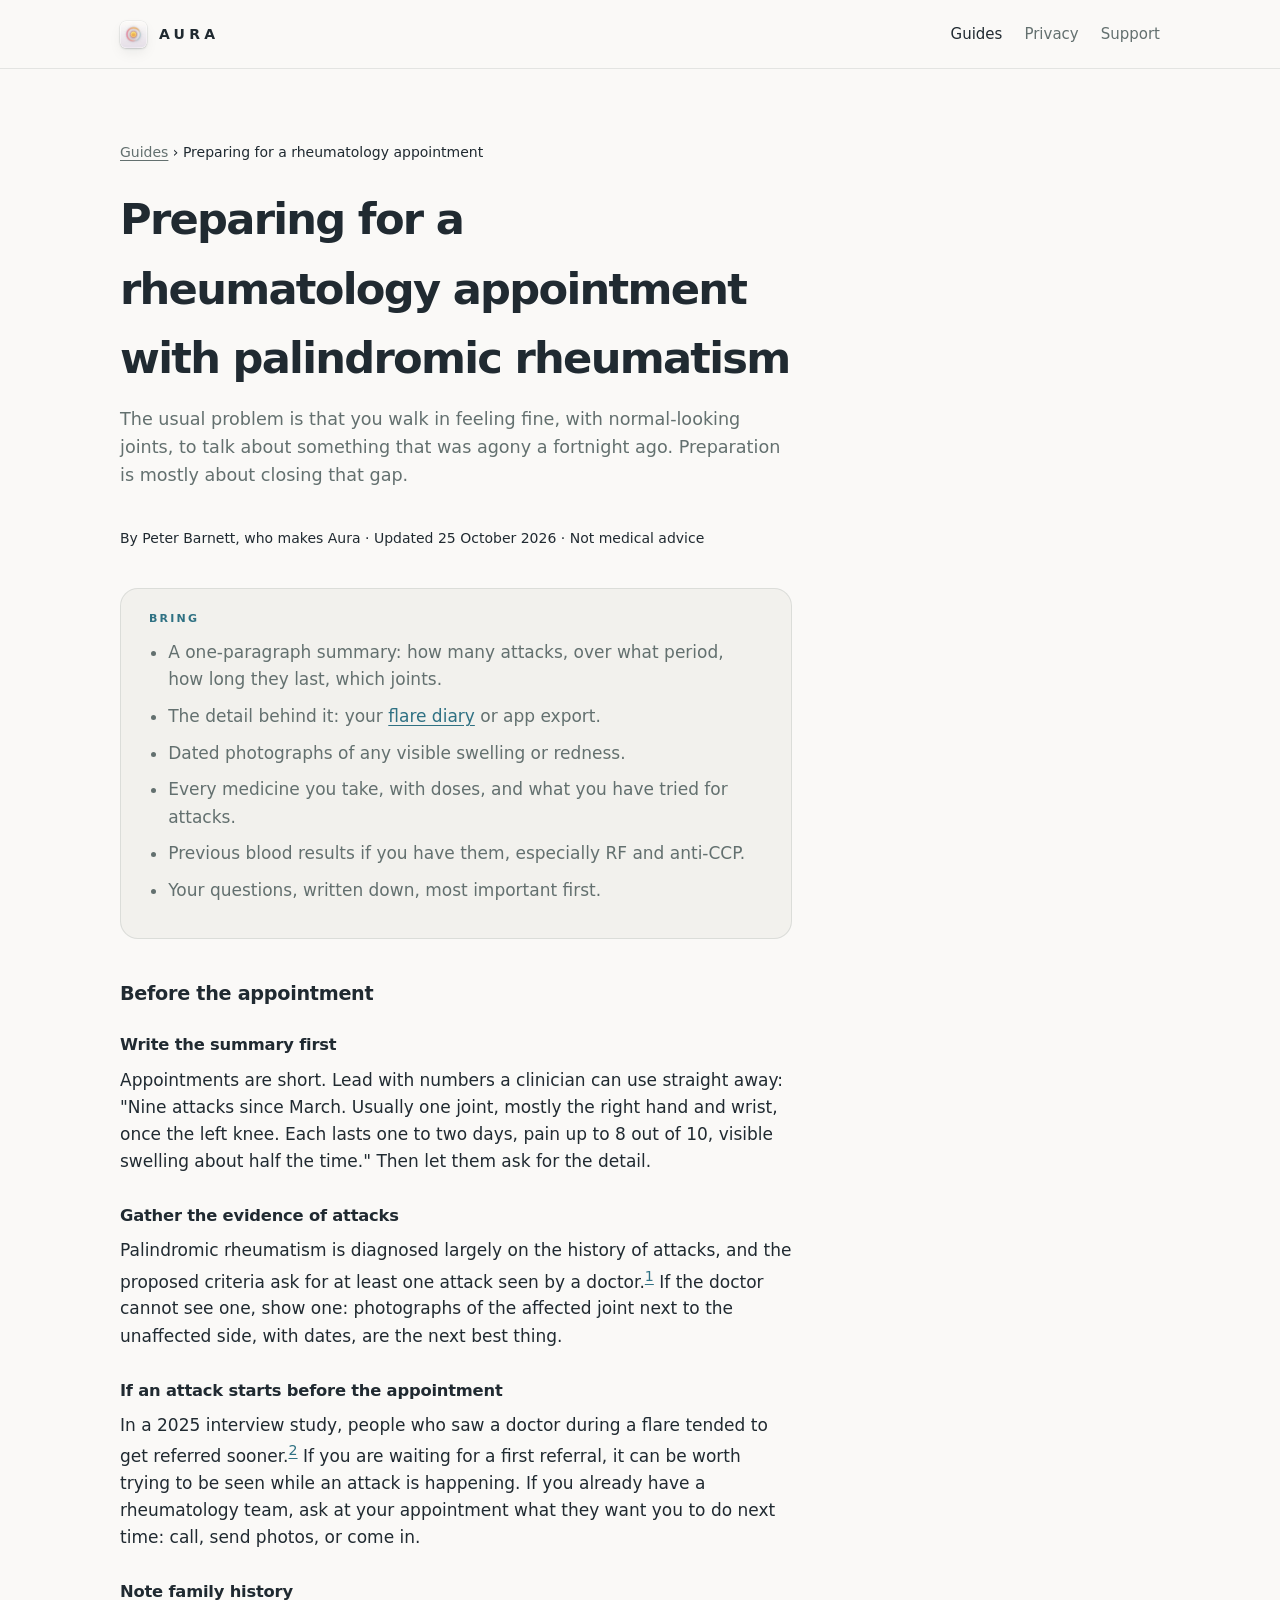
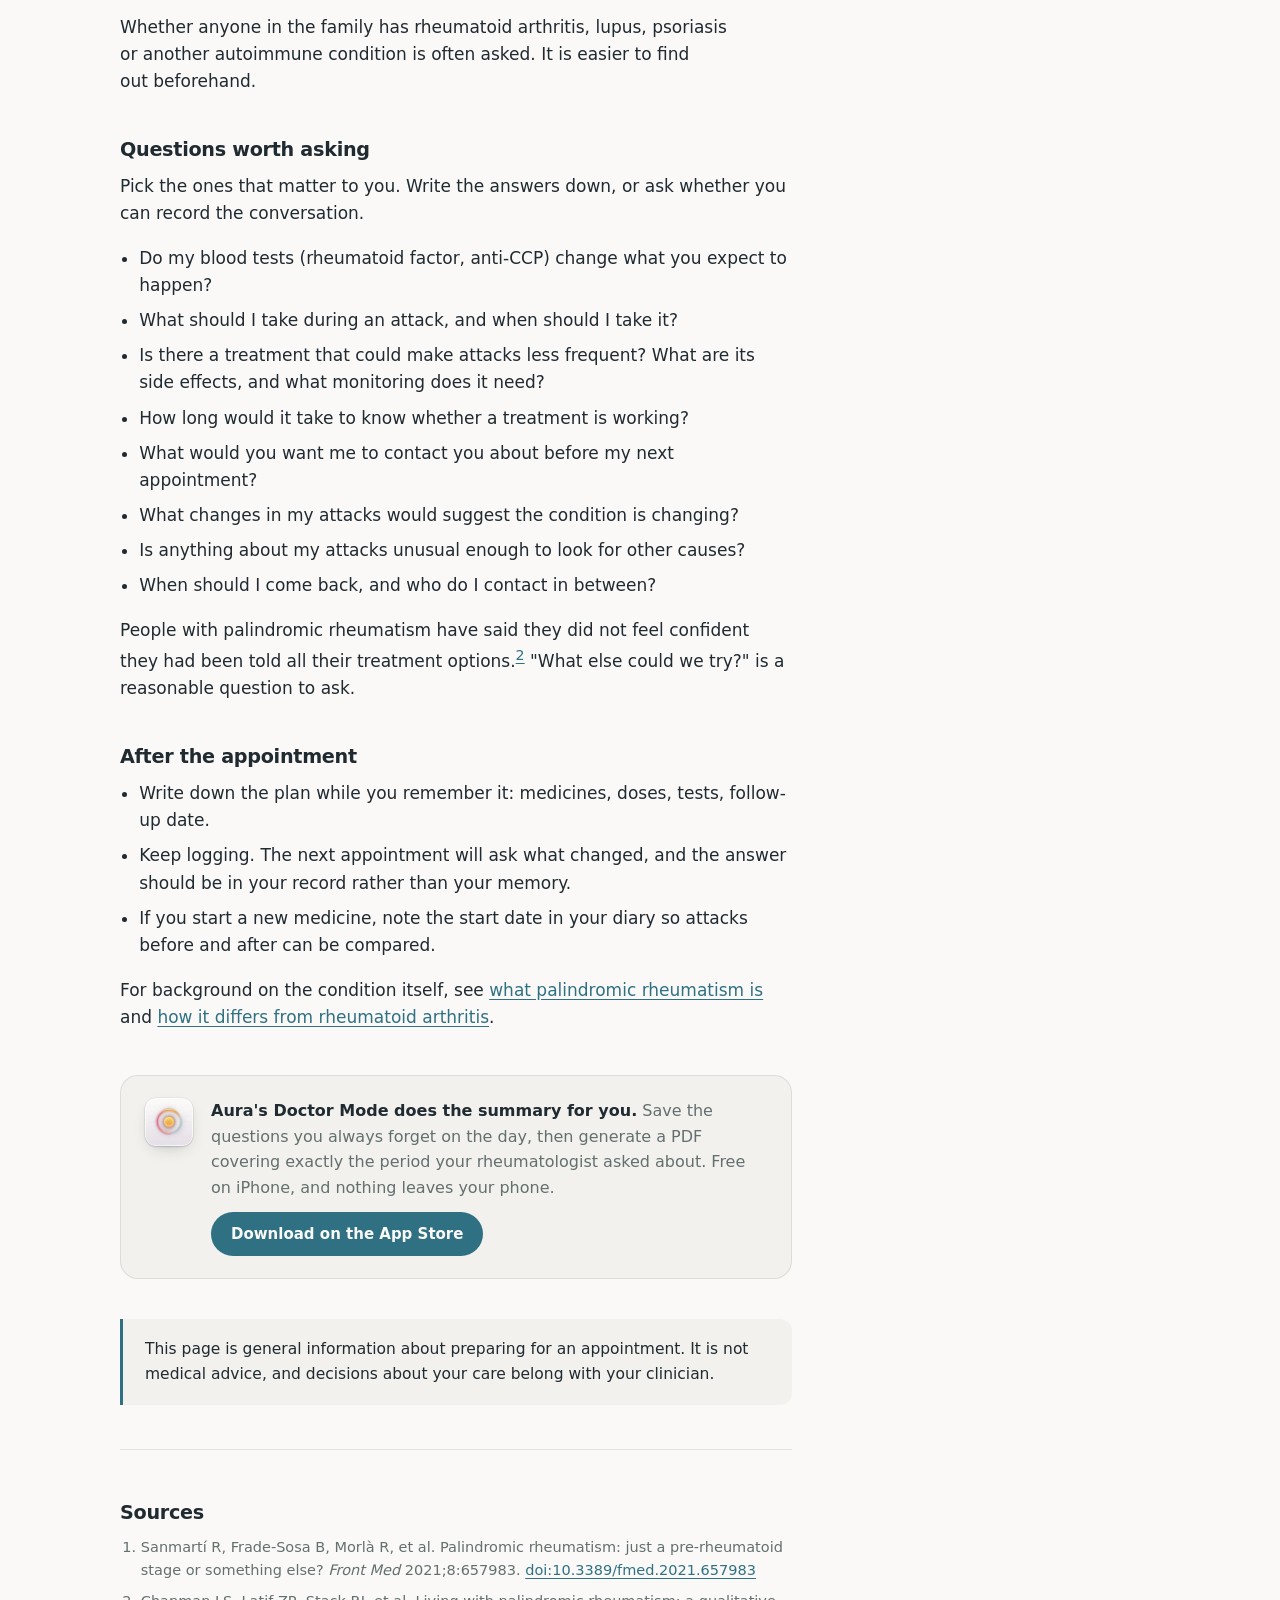
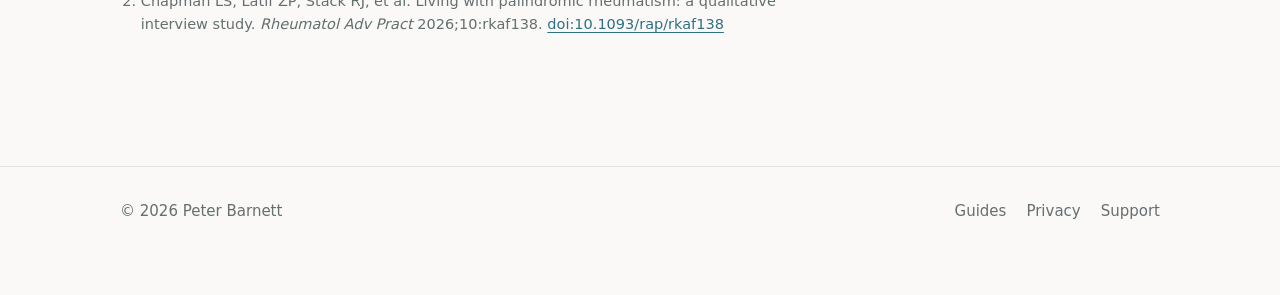
<file: rheumatology-appointment.html>
<!doctype html>
<html lang="en">
<head>
<meta charset="utf-8">
<meta name="viewport" content="width=device-width,initial-scale=1">
<title>Preparing for a rheumatology appointment with palindromic rheumatism</title>
<meta name="description" content="What to bring to a rheumatology appointment for palindromic rheumatism, the questions worth asking, and how to make an attack count when it is already over.">
<meta name="author" content="Peter Barnett">
<meta name="theme-color" content="#101215" media="(prefers-color-scheme: dark)">
<meta name="theme-color" content="#FAF9F7" media="(prefers-color-scheme: light)">
<meta property="og:title" content="Preparing for a rheumatology appointment with palindromic rheumatism">
<meta property="og:description" content="What to bring, the questions worth asking, and how to make an attack count when it is already over.">
<meta property="og:type" content="article">
<meta property="og:site_name" content="Aura">
<meta property="og:locale" content="en_US">
<meta property="og:url" content="https://peterbarnett03.github.io/aura/rheumatology-appointment.html">
<meta property="og:image" content="https://peterbarnett03.github.io/aura/assets/og.jpg">
<meta name="twitter:card" content="summary_large_image">
<meta name="twitter:title" content="Preparing for a rheumatology appointment with palindromic rheumatism">
<meta name="twitter:description" content="What to bring, the questions worth asking, and how to make an attack count when it is already over.">
<meta name="twitter:image" content="https://peterbarnett03.github.io/aura/assets/og.jpg">
<link rel="icon" type="image/png" sizes="64x64" href="assets/icon-64.png">
<link rel="apple-touch-icon" href="assets/icon-180.png">
<link rel="canonical" href="https://peterbarnett03.github.io/aura/rheumatology-appointment.html">
<meta name="apple-itunes-app" content="app-id=6749520199">
<link rel="stylesheet" href="style.css">
<script type="application/ld+json">
{
  "@context": "https://schema.org",
  "@graph": [
    {
      "@type": "Article",
      "headline": "Preparing for a rheumatology appointment with palindromic rheumatism",
      "description": "What to bring to a rheumatology appointment for palindromic rheumatism, the questions worth asking, and how to make an attack count when it is already over.",
      "url": "https://peterbarnett03.github.io/aura/rheumatology-appointment.html",
      "mainEntityOfPage": "https://peterbarnett03.github.io/aura/rheumatology-appointment.html",
      "image": "https://peterbarnett03.github.io/aura/assets/og.jpg",
      "datePublished": "2026-10-25",
      "dateModified": "2026-10-25",
      "inLanguage": "en",
      "author": { "@type": "Person", "name": "Peter Barnett" },
      "publisher": { "@type": "Person", "name": "Peter Barnett" },
      "about": { "@type": "MedicalCondition", "name": "Palindromic rheumatism" },
      "isPartOf": { "@id": "https://peterbarnett03.github.io/aura/#site" }
    },
    {
      "@type": "BreadcrumbList",
      "itemListElement": [
        { "@type": "ListItem", "position": 1, "name": "Aura", "item": "https://peterbarnett03.github.io/aura/" },
        { "@type": "ListItem", "position": 2, "name": "Guides", "item": "https://peterbarnett03.github.io/aura/guides.html" },
        { "@type": "ListItem", "position": 3, "name": "Preparing for a rheumatology appointment" }
      ]
    }
  ]
}
</script>
</head>
<body>

<header class="site-head">
  <div class="wrap">
    <a class="wordmark" href="./"><img class="app-icon" src="assets/app-icon-256.webp" alt="" width="27" height="27">AURA</a>
    <nav>
      <a href="guides.html" aria-current="page">Guides</a>
      <a href="privacy.html">Privacy</a>
      <a href="support.html">Support</a>
    </nav>
  </div>
</header>

<main class="wrap doc">
  <article class="narrow">

    <p class="crumbs"><a href="guides.html">Guides</a> &rsaquo; Preparing for a rheumatology appointment</p>
    <h1>Preparing for a rheumatology appointment with palindromic rheumatism</h1>
    <p class="lede">
      The usual problem is that you walk in feeling fine, with normal-looking joints, to talk
      about something that was agony a fortnight ago. Preparation is mostly about closing that
      gap.
    </p>
    <p class="updated">By Peter Barnett, who makes Aura &middot; Updated 25 October 2026 &middot; Not medical advice</p>

    <div class="summary">
      <h2>Bring</h2>
      <ul>
        <li>A one-paragraph summary: how many attacks, over what period, how long they last, which joints.</li>
        <li>The detail behind it: your <a href="flare-diary.html">flare diary</a> or app export.</li>
        <li>Dated photographs of any visible swelling or redness.</li>
        <li>Every medicine you take, with doses, and what you have tried for attacks.</li>
        <li>Previous blood results if you have them, especially RF and anti-CCP.</li>
        <li>Your questions, written down, most important first.</li>
      </ul>
    </div>

    <h2>Before the appointment</h2>
    <h3>Write the summary first</h3>
    <p>
      Appointments are short. Lead with numbers a clinician can use straight away: "Nine
      attacks since March. Usually one joint, mostly the right hand and wrist, once the left
      knee. Each lasts one to two days, pain up to 8 out of 10, visible swelling about half the
      time." Then let them ask for the detail.
    </p>
    <h3>Gather the evidence of attacks</h3>
    <p>
      Palindromic rheumatism is diagnosed largely on the history of attacks, and the proposed
      criteria ask for at least one attack seen by a doctor.<sup><a href="#s1">1</a></sup> If the
      doctor cannot see one, show one: photographs of the affected joint next to the unaffected
      side, with dates, are the next best thing.
    </p>
    <h3>If an attack starts before the appointment</h3>
    <p>
      In a 2025 interview study, people who saw a doctor during a flare tended to get referred
      sooner.<sup><a href="#s2">2</a></sup> If you are waiting for a first referral, it can be
      worth trying to be seen while an attack is happening. If you already have a rheumatology
      team, ask at your appointment what they want you to do next time: call, send photos, or
      come in.
    </p>
    <h3>Note family history</h3>
    <p>
      Whether anyone in the family has rheumatoid arthritis, lupus, psoriasis or another
      autoimmune condition is often asked. It is easier to find out beforehand.
    </p>

    <h2>Questions worth asking</h2>
    <p>Pick the ones that matter to you. Write the answers down, or ask whether you can record the conversation.</p>
    <ul>
      <li>Do my blood tests (rheumatoid factor, anti-CCP) change what you expect to happen?</li>
      <li>What should I take during an attack, and when should I take it?</li>
      <li>Is there a treatment that could make attacks less frequent? What are its side effects, and what monitoring does it need?</li>
      <li>How long would it take to know whether a treatment is working?</li>
      <li>What would you want me to contact you about before my next appointment?</li>
      <li>What changes in my attacks would suggest the condition is changing?</li>
      <li>Is anything about my attacks unusual enough to look for other causes?</li>
      <li>When should I come back, and who do I contact in between?</li>
    </ul>
    <p>
      People with palindromic rheumatism have said they did not feel confident they had been
      told all their treatment options.<sup><a href="#s2">2</a></sup> "What else could we try?" is
      a reasonable question to ask.
    </p>

    <h2>After the appointment</h2>
    <ul>
      <li>Write down the plan while you remember it: medicines, doses, tests, follow-up date.</li>
      <li>Keep logging. The next appointment will ask what changed, and the answer should be in your record rather than your memory.</li>
      <li>If you start a new medicine, note the start date in your diary so attacks before and after can be compared.</li>
    </ul>

    <p>
      For background on the condition itself, see
      <a href="palindromic-rheumatism.html">what palindromic rheumatism is</a> and
      <a href="palindromic-rheumatism-vs-rheumatoid-arthritis.html">how it differs from
      rheumatoid arthritis</a>.
    </p>

    <aside class="aside-app">
      <img class="app-icon" src="assets/app-icon-256.webp" alt="" width="48" height="48">
      <div>
        <p>
          <b>Aura's Doctor Mode does the summary for you.</b> Save the questions you always forget
          on the day, then generate a PDF covering exactly the period your rheumatologist asked
          about. Free on iPhone, and nothing leaves your phone.
        </p>
        <a class="app-store" href="https://apps.apple.com/us/app/aura-palindromic-rheumatism/id6749520199">Download on the App Store</a>
      </div>
    </aside>

    <p class="note">
      This page is general information about preparing for an appointment. It is not medical
      advice, and decisions about your care belong with your clinician.
    </p>

    <section class="sources" aria-labelledby="sources">
      <h2 id="sources">Sources</h2>
      <ol>
        <li id="s1">Sanmartí R, Frade-Sosa B, Morlà R, et al. Palindromic rheumatism: just a pre-rheumatoid stage or something else? <i>Front Med</i> 2021;8:657983. <a href="https://doi.org/10.3389/fmed.2021.657983">doi:10.3389/fmed.2021.657983</a></li>
        <li id="s2">Chapman LS, Latif ZP, Stack RJ, et al. Living with palindromic rheumatism: a qualitative interview study. <i>Rheumatol Adv Pract</i> 2026;10:rkaf138. <a href="https://doi.org/10.1093/rap/rkaf138">doi:10.1093/rap/rkaf138</a></li>
      </ol>
    </section>

  </article>
</main>

<footer class="site-foot">
  <div class="wrap">
    <span>&copy; 2026 Peter Barnett</span>
    <nav>
      <a href="guides.html">Guides</a>
      <a href="privacy.html">Privacy</a>
      <a href="support.html">Support</a>
    </nav>
  </div>
</footer>

</body>
</html>
</file>
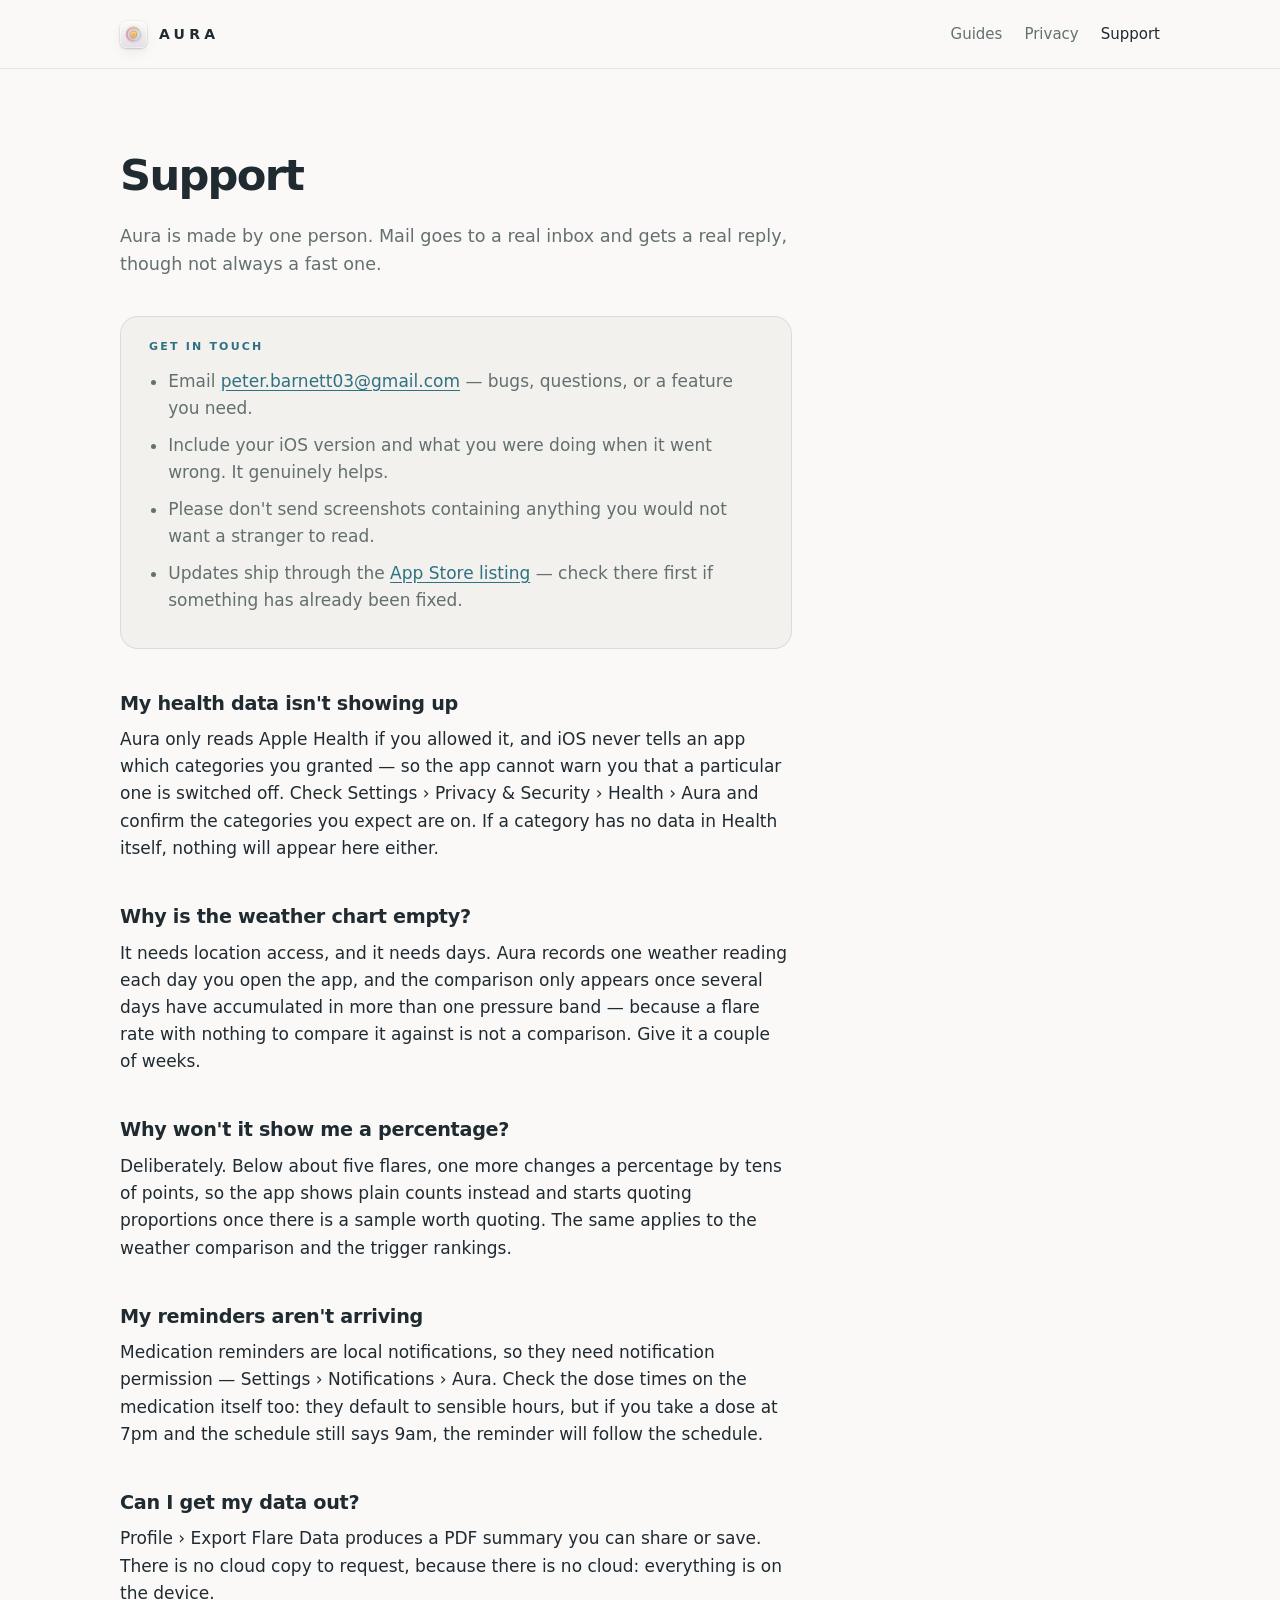
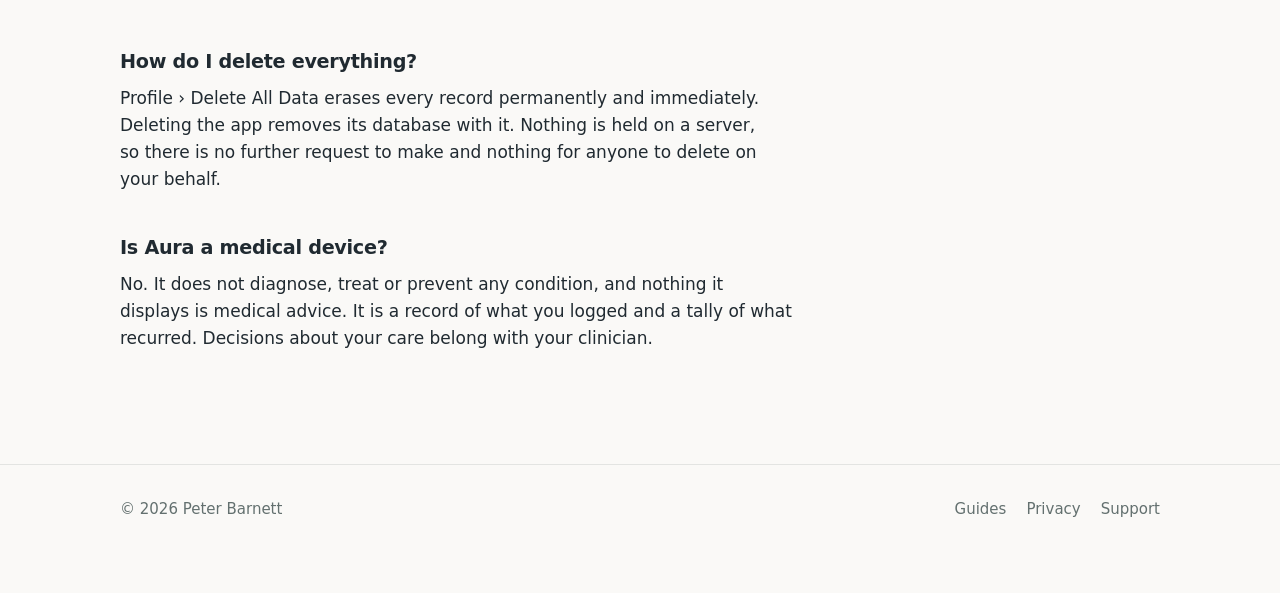
<file: support.html>
<!doctype html>
<html lang="en">
<head>
<meta charset="utf-8">
<meta name="viewport" content="width=device-width,initial-scale=1">
<title>Support — Aura</title>
<meta name="description" content="How to get help with Aura, and answers to the questions that come up most.">
<meta name="theme-color" content="#101215" media="(prefers-color-scheme: dark)">
<meta name="theme-color" content="#FAF9F7" media="(prefers-color-scheme: light)">
<meta property="og:title" content="Support — Aura">
<meta property="og:description" content="How to get help with Aura, and answers to the questions that come up most.">
<meta property="og:type" content="website">
<meta property="og:site_name" content="Aura">
<meta property="og:locale" content="en_US">
<meta property="og:url" content="https://peterbarnett03.github.io/aura/support.html">
<meta property="og:image" content="https://peterbarnett03.github.io/aura/assets/og.jpg">
<meta name="twitter:card" content="summary_large_image">
<meta name="twitter:title" content="Support — Aura">
<meta name="twitter:description" content="How to get help with Aura, and answers to the questions that come up most.">
<meta name="twitter:image" content="https://peterbarnett03.github.io/aura/assets/og.jpg">
<!-- The tab icon is the app icon's dark appearance, not the light one in the header. At 16px
     the pale glass body dissolves into a light tab bar and leaves a stray orange dot; the dark
     appearance is the same logo and reads on either chrome. -->
<link rel="icon" type="image/png" sizes="64x64" href="assets/icon-64.png">
<link rel="apple-touch-icon" href="assets/icon-180.png">
<!-- Canonical on every page. GitHub Pages serves this site at both `/aura/` and
     `/aura/index.html`, so the preferred URL is stated rather than inferred. -->
<link rel="canonical" href="https://peterbarnett03.github.io/aura/support.html">
<!-- Safari on iOS turns this into a native install banner, which is a better first-run than
     any button this page could draw. -->
<meta name="apple-itunes-app" content="app-id=6749520199">
<link rel="stylesheet" href="style.css">
<script type="application/ld+json">
{
  "@context": "https://schema.org",
  "@type": "FAQPage",
  "mainEntity": [
    {
      "@type": "Question",
      "name": "My health data isn't showing up",
      "acceptedAnswer": { "@type": "Answer", "text": "Aura only reads Apple Health if you allowed it, and iOS never tells an app which categories you granted \u2014 so the app cannot warn you that a particular one is switched off. Check Settings \u203a Privacy & Security \u203a Health \u203a Aura and confirm the categories you expect are on. If a category has no data in Health itself, nothing will appear here either." }
    },
    {
      "@type": "Question",
      "name": "Why is the weather chart empty?",
      "acceptedAnswer": { "@type": "Answer", "text": "It needs location access, and it needs days. Aura records one weather reading each day you open the app, and the comparison only appears once several days have accumulated in more than one pressure band \u2014 because a flare rate with nothing to compare it against is not a comparison. Give it a couple of weeks." }
    },
    {
      "@type": "Question",
      "name": "Why won't it show me a percentage?",
      "acceptedAnswer": { "@type": "Answer", "text": "Deliberately. Below about five flares, one more changes a percentage by tens of points, so the app shows plain counts instead and starts quoting proportions once there is a sample worth quoting. The same applies to the weather comparison and the trigger rankings." }
    },
    {
      "@type": "Question",
      "name": "My reminders aren't arriving",
      "acceptedAnswer": { "@type": "Answer", "text": "Medication reminders are local notifications, so they need notification permission \u2014 Settings \u203a Notifications \u203a Aura. Check the dose times on the medication itself too: they default to sensible hours, but if you take a dose at 7pm and the schedule still says 9am, the reminder will follow the schedule." }
    },
    {
      "@type": "Question",
      "name": "Can I get my data out?",
      "acceptedAnswer": { "@type": "Answer", "text": "Profile \u203a Export Flare Data produces a PDF summary you can share or save. There is no cloud copy to request, because there is no cloud: everything is on the device." }
    },
    {
      "@type": "Question",
      "name": "How do I delete everything?",
      "acceptedAnswer": { "@type": "Answer", "text": "Profile \u203a Delete All Data erases every record permanently and immediately. Deleting the app removes its database with it. Nothing is held on a server, so there is no further request to make and nothing for anyone to delete on your behalf." }
    },
    {
      "@type": "Question",
      "name": "Is Aura a medical device?",
      "acceptedAnswer": { "@type": "Answer", "text": "No. It does not diagnose, treat or prevent any condition, and nothing it displays is medical advice. It is a record of what you logged and a tally of what recurred. Decisions about your care belong with your clinician." }
    }
  ]
}
</script>

</head>
<body>

<header class="site-head">
  <div class="wrap">
    <a class="wordmark" href="./"><img class="app-icon" src="assets/app-icon-256.webp" alt="" width="27" height="27">AURA</a>
    <nav>
      <a href="guides.html">Guides</a>
      <a href="privacy.html">Privacy</a>
      <a href="support.html" aria-current="page">Support</a>
    </nav>
  </div>
</header>

<main class="wrap doc">
  <div class="narrow">

    <h1>Support</h1>
    <p class="lede">
      Aura is made by one person. Mail goes to a real inbox and gets a real reply, though not
      always a fast one.
    </p>

    <div class="summary">
      <h2>Get in touch</h2>
      <ul>
        <li>Email <a href="mailto:peter.barnett03@gmail.com">peter.barnett03@gmail.com</a> — bugs, questions, or a feature you need.</li>
        <li>Include your iOS version and what you were doing when it went wrong. It genuinely helps.</li>
        <li>Please don't send screenshots containing anything you would not want a stranger to read.</li>
        <li>Updates ship through the <a href="https://apps.apple.com/us/app/aura-palindromic-rheumatism/id6749520199">App Store listing</a> — check there first if something has already been fixed.</li>
      </ul>
    </div>

    <h2>My health data isn't showing up</h2>
    <p>
      Aura only reads Apple Health if you allowed it, and iOS never tells an app which categories
      you granted — so the app cannot warn you that a particular one is switched off. Check
      Settings &rsaquo; Privacy &amp; Security &rsaquo; Health &rsaquo; Aura and confirm the
      categories you expect are on. If a category has no data in Health itself, nothing will
      appear here either.
    </p>

    <h2>Why is the weather chart empty?</h2>
    <p>
      It needs location access, and it needs days. Aura records one weather reading each day you
      open the app, and the comparison only appears once several days have accumulated in more
      than one pressure band — because a flare rate with nothing to compare it against is not a
      comparison. Give it a couple of weeks.
    </p>

    <h2>Why won't it show me a percentage?</h2>
    <p>
      Deliberately. Below about five flares, one more changes a percentage by tens of points, so
      the app shows plain counts instead and starts quoting proportions once there is a sample
      worth quoting. The same applies to the weather comparison and the trigger rankings.
    </p>

    <h2>My reminders aren't arriving</h2>
    <p>
      Medication reminders are local notifications, so they need notification permission —
      Settings &rsaquo; Notifications &rsaquo; Aura. Check the dose times on the medication
      itself too: they default to sensible hours, but if you take a dose at 7pm and the schedule
      still says 9am, the reminder will follow the schedule.
    </p>

    <h2>Can I get my data out?</h2>
    <p>
      Profile &rsaquo; Export Flare Data produces a PDF summary you can share or save. There is no
      cloud copy to request, because there is no cloud: everything is on the device.
    </p>

    <h2>How do I delete everything?</h2>
    <p>
      Profile &rsaquo; Delete All Data erases every record permanently and immediately. Deleting
      the app removes its database with it. Nothing is held on a server, so there is no further
      request to make and nothing for anyone to delete on your behalf.
    </p>

    <h2>Is Aura a medical device?</h2>
    <p>
      No. It does not diagnose, treat or prevent any condition, and nothing it displays is medical
      advice. It is a record of what you logged and a tally of what recurred. Decisions about your
      care belong with your clinician.
    </p>

  </div>
</main>

<footer class="site-foot">
  <div class="wrap">
    <span>&copy; 2026 Peter Barnett</span>
    <nav>
      <a href="guides.html">Guides</a>
      <a href="privacy.html">Privacy</a>
      <a href="support.html">Support</a>
    </nav>
  </div>
</footer>

</body>
</html>
</file>
<file: style.css>
/* Aura — companion site
 *
 * The accent is the app's own teal, taken from Core/Design/AuraTheme.swift, so someone arriving
 * from the App Store listing recognises the thing they are about to install. It is darkened a
 * little from the in-app value: #4A90A4 clears 3:1 against this page ground but not 4.5:1, and
 * link text has to clear 4.5:1.
 *
 * The two warm hues are lifted off the app icon's ring rather than invented. They appear in
 * exactly two places, the glow behind the hero phone and the episode strip, which is enough to
 * tie the page to the icon without turning a page about a painful condition into a sunset.
 *
 * The neutral is warmed very slightly, matching the app's off-white rather than a pure grey.
 * Beside teal a pure grey reads cold, and this is an app for people having a rough time.
 *
 * Set in system-ui on purpose. On an iPhone that resolves to SF, which is the face the app itself
 * is set in. A webfont would make the page look less like the product, not more, and would cost a
 * round trip on a page whose job is partly to be readable on a bad connection.
 *
 * The screenshots are light in both themes. Aura is a light product, they sit comfortably on
 * either ground, and carrying a dark set would double the assets to serve a case nobody asked for.
 */

:root {
  color-scheme: light dark;

  --bg: #FAF9F7;
  --surface: #F2F1ED;
  --fg: #202A31;
  --fg-2: #63706F;
  --accent: #2F7183;
  --ember: #E0733F;
  --rose: #E2607E;
  --line: rgba(20, 40, 45, 0.10);
  --line-2: rgba(20, 40, 45, 0.16);
  --cast: rgba(26, 44, 50, 0.24);
  --glow: 0.5;
}

@media (prefers-color-scheme: dark) {
  :root {
    --bg: #101215;
    --surface: #191C20;
    --fg: #ECEFF1;
    --fg-2: #A2AEB3;
    --accent: #6FB6C8;
    --ember: #F08A55;
    --rose: #F0788F;
    --line: rgba(255, 255, 255, 0.10);
    --line-2: rgba(255, 255, 255, 0.18);
    --cast: rgba(0, 0, 0, 0.6);
    --glow: 0.4;
  }
}

* { box-sizing: border-box; }

html { scroll-behavior: smooth; }
@media (prefers-reduced-motion: reduce) {
  html { scroll-behavior: auto; }
  * { animation: none !important; transition: none !important; }
}

body {
  margin: 0;
  background: var(--bg);
  color: var(--fg);
  font-family: system-ui, -apple-system, BlinkMacSystemFont, "Segoe UI", Roboto, Helvetica, Arial, sans-serif;
  font-size: 17px;
  line-height: 1.6;
  overflow-x: hidden;
  -webkit-font-smoothing: antialiased;
  text-rendering: optimizeLegibility;
}

/* The page gutter. Anything that is also a .wrap must set padding-block, never the padding
   shorthand: same specificity, later in the file, and the shorthand's implied zero takes the
   gutter with it. Invisible on a desktop, where the max-width leaves slack either side, and
   very visible on a phone, where the copy ends up against the glass. */
.wrap { width: 100%; max-width: 68rem; margin: 0 auto; padding-inline: 24px; }
.narrow { max-width: 42rem; }

a { color: var(--accent); text-underline-offset: 3px; }
a:focus-visible {
  outline: 2px solid var(--accent);
  outline-offset: 3px;
  border-radius: 3px;
}

/* The app icon, wherever it appears. It is a pale glass icon, so on a pale page it needs the
   same hairline and lift iOS gives it on the home screen or it dissolves into the ground. */
.app-icon {
  display: block;
  border-radius: 23.5%;
  box-shadow: 0 1px 2px rgba(20, 30, 35, 0.16),
              0 6px 18px -8px rgba(20, 30, 35, 0.32),
              0 0 0 0.5px rgba(20, 30, 35, 0.07);
}

/* ---- Header ---------------------------------------------------------- */

.site-head { border-bottom: 1px solid var(--line); }
.site-head .wrap { display: flex; align-items: center; height: 68px; gap: 24px; }

.wordmark {
  display: flex;
  align-items: center;
  gap: 12px;
  font-size: 14px;
  font-weight: 800;
  letter-spacing: 0.3em;
  color: var(--fg);
  text-decoration: none;
}
.wordmark .app-icon { width: 27px; height: 27px; }

.site-head nav { margin-left: auto; display: flex; gap: 22px; }
.site-head nav a {
  font-size: 15px;
  font-weight: 500;
  color: var(--fg-2);
  text-decoration: none;
}
.site-head nav a:hover,
.site-head nav a[aria-current="page"] { color: var(--fg); }

/* ---- Type ------------------------------------------------------------ */

.label {
  font-size: 11px;
  font-weight: 700;
  letter-spacing: 0.24em;
  text-transform: uppercase;
  color: var(--accent);
  margin: 0 0 18px;
}

h2 {
  font-size: clamp(1.7rem, 3.5vw, 2.35rem);
  font-weight: 700;
  letter-spacing: -0.035em;
  line-height: 1.12;
  margin: 0 0 18px;
  text-wrap: balance;
}
h3 { font-size: 1.02rem; font-weight: 650; margin: 0 0 4px; letter-spacing: -0.012em; }
p { margin: 0 0 1.1rem; text-wrap: pretty; }
p:last-child { margin-bottom: 0; }
.muted { color: var(--fg-2); }

/* ---- Hero ------------------------------------------------------------ */

.hero { position: relative; padding-block: 72px 40px; }
.hero-grid { display: grid; gap: 60px; align-items: center; }
@media (min-width: 900px) {
  .hero { padding-block: 88px 56px; }
  .hero-grid { grid-template-columns: minmax(0, 1fr) 340px; gap: 64px; }
}

.hero .app-icon { width: 62px; height: 62px; margin-bottom: 26px; }

.hero h1 {
  font-size: clamp(2.45rem, 6.2vw, 4rem);
  font-weight: 700;
  letter-spacing: -0.045em;
  line-height: 1.03;
  margin: 0 0 24px;
  text-wrap: balance;
}
/* The second clause of the headline carries the idea; the first carries the search term. */
.hero h1 em { font-style: normal; color: var(--fg-2); }

.hero .lede {
  font-size: clamp(1.08rem, 2.1vw, 1.23rem);
  line-height: 1.52;
  color: var(--fg-2);
  margin: 0 0 32px;
  max-width: 33rem;
  text-wrap: pretty;
}

/* The one filled control on the page.
 *
 * Solid accent with the page ground as its label, rather than an outline: this is the single
 * thing the page is asking anyone to do, and everything else here — the nav, the privacy link,
 * the status pill — is an outline or bare text. If it were outlined too there would be nothing
 * to look at first.
 *
 * `--bg` as the label colour rather than white, so it stays the page's own off-white in light
 * and its near-black in dark; white on the dark theme's lighter accent measures 2.2:1. */
.app-store {
  display: inline-block;
  background: var(--accent);
  color: var(--bg);
  font-size: 16px;
  font-weight: 600;
  text-decoration: none;
  border-radius: 999px;
  padding: 14px 26px;
  transition: filter 120ms ease;
}
.app-store:hover { filter: brightness(1.08); }
.app-store:focus-visible { outline: 2px solid var(--accent); outline-offset: 3px; }

.get { margin: 28px 0 14px; }

/* The closing invitation. Same rhythm as .claims above it, so it reads as the end of the page
   rather than as a banner bolted to the bottom of it. */
.closer { padding-block: 8px 88px; }
.closer h2 { margin-bottom: 12px; }
.closer .get { margin-bottom: 0; }

.status {
  display: inline-flex;
  align-items: center;
  gap: 10px;
  font-size: 15px;
  font-weight: 500;
  color: var(--fg-2);
  border: 1px solid var(--line-2);
  border-radius: 999px;
  padding: 11px 20px;
}
.status .dot { width: 7px; height: 7px; border-radius: 50%; background: var(--accent); }

/* The glow is the icon's own ring, blown up and put behind the phone. It is the only decorative
   element on the page, so it stays behind everything and never touches text.
 *
 * The wrapper is what stops it: it is wider than the hero on purpose, and an absolutely
 * positioned bleed like that widens the document on a narrow screen. `overflow-x: hidden` on the
 * body hides the result but still leaves the page scrollable sideways in some browsers, so the
 * clip happens here instead, where it cannot be argued with. */
.hero-glow {
  position: absolute;
  inset: 0;
  z-index: -1;
  overflow: hidden;
  pointer-events: none;
}
.hero-glow span {
  position: absolute;
  width: 42rem;
  aspect-ratio: 1;
  right: -7rem;
  top: -2rem;
  opacity: var(--glow);
  background:
    radial-gradient(closest-side, var(--ember), transparent 72%) 32% 30% / 64% 64% no-repeat,
    radial-gradient(closest-side, var(--rose), transparent 70%) 64% 56% / 60% 60% no-repeat,
    radial-gradient(closest-side, var(--accent), transparent 70%) 42% 76% / 54% 54% no-repeat;
  filter: blur(34px);
}
/* Stacked, the phone moves below the copy, so the glow follows it down. Left where it was it
   would sit behind the headline, and a headline over a wash of orange is unreadable. */
@media (max-width: 899px) {
  .hero-glow span {
    width: 30rem;
    right: -9rem;
    top: auto;
    bottom: -5rem;
    opacity: calc(var(--glow) * 0.72);
  }
}

/* ---- The iPhone ------------------------------------------------------ */

/* Drawn rather than photographed. A tilted render is a 300 KB image that only fits one page
   width and one theme; this one reflows, stays sharp on any display, and the screenshot inside
   it is the app's own pixels at 2x, untouched.
 *
 * Every proportion below is the iPhone 16 Pro Max's, which is the device the captures came from.
 * Across its 77.6mm width: 1.0mm of titanium rail, 1.5mm of black glass border, then the 71.6mm
 * display. The corner is anchored on the display, whose radius Apple publishes as 62pt of a
 * 440pt width, near enough a seventh; the two layers outside it add their own thickness to that.
 * Getting the black border and that radius right is most of what makes this read as a phone
 * rather than as a rounded rectangle.
 *
 * Default is straight on. Tilt is opt in, per instance, through .near-left and .near-right,
 * named for the edge that ends up closest to the viewer. */
.phone {
  --ry: 0deg;                   /* turn */
  --rx: 0deg;                   /* tip back */
  --rz: 0deg;                   /* the hand is never quite level */
  --depth: 0px;
  --edge: none;                 /* the side wall only exists once it turns */
  position: relative;
  width: 100%;
  max-width: 340px;
  /* Long, like a product shot taken on a 100mm lens. A short perspective splays the near edge
     and reads as a video game asset. */
  perspective: 2400px;
  perspective-origin: 50% 42%;
}
.phone.near-left  { --ry: -17deg; --rx: 5deg; --rz:  1.4deg; --depth: 16px; --edge: block; }
.phone.near-right { --ry:  16deg; --rx: 5deg; --rz: -1.2deg; --depth: 16px; --edge: block; }

.phone-body {
  position: relative;
  padding: 1.29%;
  border-radius: 16.2% / 7.77%;
  transform-style: preserve-3d;
  transform: rotateY(var(--ry)) rotateX(var(--rx)) rotateZ(var(--rz));
  background:
    /* The two antenna splits. They sit on the rail and are covered by the glass across the
       middle, which is exactly where they are on the real thing. */
    linear-gradient(180deg, transparent 12.2%, rgba(255, 255, 255, 0.5) 12.2% 12.42%, transparent 12.42%),
    linear-gradient(180deg, transparent 87.4%, rgba(255, 255, 255, 0.5) 87.4% 87.62%, transparent 87.62%),
    /* Brushed titanium: enough stops to give it two specular bands and a dark side, because a
       three-stop gradient looks like plastic. */
    linear-gradient(147deg,
      #F4F1EC 0%, #BCB8B0 7%, #8B877F 16%, #E2DED7 26%, #A5A19A 36%,
      #6E6A64 48%, #CFCBC4 60%, #969289 71%, #E8E4DD 83%, #A9A59D 93%, #7A766E 100%);
  box-shadow:
    inset 0 0 0 1px rgba(255, 255, 255, 0.55),      /* the chamfer catching light */
    inset 0 0 0 2.5px rgba(0, 0, 0, 0.10),          /* and turning away again */
    0 1px 2px rgba(0, 0, 0, 0.24),
    0 34px 56px -30px var(--cast),
    0 80px 90px -56px var(--cast);
}

/* An iPhone corner is a superellipse, not a circular arc, and the difference shows up as the
   black border looking fatter at 45 degrees than along the edges. Browsers that can draw one get
   the real shape; the rest keep the arc, which nobody who has not measured it will notice. */
@supports (corner-shape: squircle) {
  .phone-body,
  .phone-edge,
  .phone-glass,
  .phone-screen { corner-shape: squircle; }
}

/* Plates stacked behind the front face give the body a side wall when it turns. One plate alone
   leaves a hollow you can see straight through. They switch off entirely on a phone that is
   facing you, which has no visible side: left on, they land in the same plane as the front face
   and, being later in the DOM, paint over the rail. */
.phone-edge {
  display: var(--edge);
  position: absolute;
  inset: 0;
  border-radius: inherit;
  transform: translateZ(calc(var(--depth) * var(--z) * -1));
  background: linear-gradient(90deg, #A29E95, #625F57 38%, #55524B 62%, #918D84);
}

/* The black border between the rail and the display. Leaving this out is the single thing that
   makes a CSS phone look like a screenshot with rounded corners. */
.phone-glass {
  position: relative;
  padding: 1.98%;
  border-radius: 15.5% / 7.3%;
  background: #06070B;
  box-shadow: 0 0 0 0.5px rgba(255, 255, 255, 0.16),   /* cover glass meeting the rail */
              inset 0 1px 1px rgba(255, 255, 255, 0.10);
}

.phone-screen {
  position: relative;
  overflow: hidden;
  border-radius: 14.1% / 6.5%;
  background: #000;
}
.phone-screen img { display: block; width: 100%; height: auto; }

.phone-island {
  position: absolute;
  top: 1.15%;
  left: 50%;
  width: 28.4%;
  aspect-ratio: 125 / 36;
  transform: translateX(-50%);
  border-radius: 999px;
  background: #000;
}

/* One soft band across the glass at the angle the body is turned, plus a darker edge where the
   display sits under the cover glass. Kept low: a convincing reflection is one you have to look
   for. */
.phone-glare {
  position: absolute;
  inset: 0;
  border-radius: inherit;
  pointer-events: none;
  background: linear-gradient(104deg,
    rgba(255, 255, 255, 0.26) 0%,
    rgba(255, 255, 255, 0.08) 14%,
    rgba(255, 255, 255, 0) 29%,
    rgba(255, 255, 255, 0) 64%,
    rgba(255, 255, 255, 0.10) 77%,
    rgba(255, 255, 255, 0) 91%);
  box-shadow: inset 0 0 4px rgba(0, 0, 0, 0.22);
}

/* Both key clusters are one element each, carved into buttons by hard gradient stops. Action,
   volume up and volume down down the left; power and camera control on the right. */
.phone-keys,
.phone-power {
  position: absolute;
  width: 1.5%;
  border-radius: 2px;
  box-shadow: inset 0 0 0 0.5px rgba(0, 0, 0, 0.28);
}
.phone-keys {
  left: -0.72%;
  top: 19.6%;
  height: 18.6%;
  background: linear-gradient(180deg,
    #A6A29A 0 18.3%, transparent 18.3% 32.3%,
    #A6A29A 32.3% 62.4%, transparent 62.4% 69.9%,
    #A6A29A 69.9% 100%);
}
.phone-power {
  right: -0.72%;
  top: 25.5%;
  height: 19.1%;
  background: linear-gradient(180deg,
    #A6A29A 0 43.5%, transparent 43.5% 81.2%,
    #C2BEB6 81.2% 100%);
}

/* The tilt is a flourish, and a flourish that costs legibility on a 390px screen is not worth
   keeping. Toward the narrow end the phones straighten up. */
@media (max-width: 899px) {
  .phone { margin: 0 auto; }
  .phone.near-left { --ry: -9deg; --rx: 3deg; --rz: 0.8deg; --depth: 10px; }
  .phone.near-right  { --ry:  9deg; --rx: 3deg; --rz: -0.8deg; --depth: 10px; }
}
@media (max-width: 560px) {
  .phone { max-width: 300px; }
  .phone.near-left { --ry: -6deg; --rx: 2deg; --rz: 0.5deg; --depth: 7px; }
  .phone.near-right  { --ry:  6deg; --rx: 2deg; --rz: -0.5deg; --depth: 7px; }
}

/* ---- The episode strip ----------------------------------------------- */

/* The one graphic on the page that is not a screenshot. It is here because the shape of the
   condition is the whole argument for the app existing, and that shape is hard to describe in a
   sentence and obvious in a picture. Labelled as an illustration, because it is one. */
.rhythm { padding-block: 30px 8px; }
.rhythm-head { display: flex; flex-wrap: wrap; align-items: flex-end; gap: 8px 40px; }
.rhythm-head h2 { flex: 1 1 18rem; margin: 0; }
.rhythm-head p { flex: 1 1 22rem; color: var(--fg-2); margin: 0; font-size: 16px; }

.rhythm-plot {
  margin-top: 34px;
  border-top: 1px solid var(--line);
  border-bottom: 1px solid var(--line);
  padding: 26px 0 14px;
  overflow-x: auto;
}
.rhythm-plot svg { display: block; width: 100%; min-width: 520px; height: auto; }
/* On a phone the strip scales down instead of scrolling. It is a shape, not a chart anyone
   reads values off, and a sideways scroll nobody notices is worse than a shorter band. */
@media (max-width: 620px) { .rhythm-plot svg { min-width: 0; } }

.rhythm-key {
  display: flex;
  flex-wrap: wrap;
  gap: 6px 22px;
  margin: 14px 0 0;
  font-size: 13.5px;
  color: var(--fg-2);
}

/* ---- Feature rows ---------------------------------------------------- */

/* Alternating rows rather than a grid of equal cards. Each screen here needs a paragraph to make
   sense of it, and a three-across grid gives a paragraph nowhere to go. */
.feature {
  display: grid;
  gap: 44px;
  align-items: center;
  padding: 74px 0;
  border-bottom: 1px solid var(--line);
}
.feature:last-of-type { border-bottom: 0; }
@media (min-width: 900px) {
  .feature { grid-template-columns: minmax(0, 1fr) 330px; gap: 80px; padding: 96px 0; }
  .feature.flip { grid-template-columns: 330px minmax(0, 1fr); }
  .feature.flip .feature-text { order: 2; }
}
.feature-text p { color: var(--fg-2); font-size: 17px; max-width: 34rem; }
.feature-text h2 { margin-bottom: 16px; }

.feature-note {
  margin-top: 22px;
  padding-top: 18px;
  border-top: 1px solid var(--line);
  font-size: 15px;
  color: var(--fg-2);
  max-width: 34rem;
}

/* ---- The lineup ------------------------------------------------------ */

/* Three at once, for the screens that need a caption rather than a paragraph. The outer two turn
   inward so the row reads as a group and the middle one is the one facing you. */
.lineup { padding-block: 78px 8px; }
.lineup > .narrow { margin-bottom: 52px; }
.lineup-grid { display: grid; gap: 52px 30px; }
@media (min-width: 780px) { .lineup-grid { grid-template-columns: repeat(3, 1fr); } }

.lineup figure { margin: 0; }
.lineup .phone { max-width: 278px; }
@media (min-width: 780px) {
  .lineup figure:first-child .phone  { --ry:  12deg; --rx: 4deg; --rz: -0.9deg; --depth: 13px; --edge: block; }
  .lineup figure:last-child .phone   { --ry: -12deg; --rx: 4deg; --rz:  0.9deg; --depth: 13px; --edge: block; }
}

.lineup figcaption {
  margin-top: 26px;
  font-size: 15.5px;
  color: var(--fg-2);
  line-height: 1.5;
}
.lineup figcaption b {
  display: block;
  color: var(--fg);
  font-weight: 650;
  font-size: 17px;
  letter-spacing: -0.012em;
  margin-bottom: 4px;
}

/* ---- Does / doesn't -------------------------------------------------- */

.claims { padding-block: 78px 24px; }
.claims > .narrow { margin-bottom: 44px; }
.claims-grid { display: grid; gap: 22px; }
@media (min-width: 780px) { .claims-grid { grid-template-columns: 1fr 1fr; gap: 26px; } }

.claims-col {
  background: var(--surface);
  border: 1px solid var(--line);
  border-radius: 20px;
  padding: 28px 30px 30px;
}
.claims-col h3 {
  font-size: 11px;
  font-weight: 700;
  letter-spacing: 0.2em;
  text-transform: uppercase;
  color: var(--accent);
  margin: 0 0 18px;
}
.claims-col.no h3 { color: var(--fg-2); }
.claims-col ul { list-style: none; margin: 0; padding: 0; }
.claims-col li {
  padding: 13px 0 13px 22px;
  border-top: 1px solid var(--line);
  font-size: 16px;
  line-height: 1.45;
  position: relative;
}
.claims-col li:first-child { border-top: 0; padding-top: 0; }
.claims-col li::before {
  content: "";
  position: absolute;
  left: 0;
  top: 21px;
  width: 9px;
  height: 1.5px;
  border-radius: 1px;
  background: var(--accent);
}
.claims-col li:first-child::before { top: 8px; }
.claims-col.no li::before { background: var(--fg-2); opacity: 0.5; }
.claims-col li b { font-weight: 650; }

/* A quiet, factual note rather than a banner. Used for the medical disclaimer, which has to be
   present and easy to find but should not be the loudest thing on the page. */
.note {
  border-left: 3px solid var(--accent);
  background: var(--surface);
  border-radius: 0 12px 12px 0;
  padding: 18px 22px;
  margin: 40px 0 0;
  font-size: 15.5px;
  color: var(--fg-2);
}

/* ---- Document pages -------------------------------------------------- */

.doc { padding-block: 72px 24px; }
.doc h1 {
  font-size: clamp(2.1rem, 5vw, 2.7rem);
  font-weight: 750;
  letter-spacing: -0.04em;
  margin: 0 0 12px;
}
.doc .lede { color: var(--fg-2); font-size: 1.1rem; margin: 0 0 38px; }
.doc h2 { font-size: 1.2rem; font-weight: 700; margin: 44px 0 12px; letter-spacing: -0.015em; }
.doc p { color: var(--fg); }
.doc ul { margin: 0 0 1.1rem; padding-left: 1.2rem; }
.doc li { margin: 0.5rem 0; }

.summary {
  background: var(--surface);
  border: 1px solid var(--line);
  border-radius: 18px;
  padding: 24px 28px;
  margin: 0 0 40px;
}
.summary h2 {
  margin: 0 0 14px;
  font-size: 11px;
  font-weight: 700;
  letter-spacing: 0.2em;
  text-transform: uppercase;
  color: var(--accent);
}
.summary ul { margin: 0; padding-left: 1.2rem; }
.summary li { margin: 0.6rem 0; color: var(--fg-2); }

.updated { font-size: 14px; color: var(--fg-2); margin: 0 0 38px; }

/* ---- Guides ---------------------------------------------------------- */

/* The guides are the pages someone finds before they have heard of the app: a search for the
   condition, not for a tracker. They are document pages with three extra parts — a trail back
   to the index, a comparison table, and a cited source list — and one quiet panel pointing at
   the app, which has to read as an aside and never as the point of the page. */

.crumbs { font-size: 14px; color: var(--fg-2); margin: 0 0 22px; }
.crumbs a { color: var(--fg-2); }
.crumbs a:hover { color: var(--fg); }

.doc h3 { font-size: 1.02rem; margin: 28px 0 8px; }
.doc ol { margin: 0 0 1.1rem; padding-left: 1.3rem; }
.doc ol li { margin: 0.5rem 0; }

/* A table that is wider than a phone scrolls inside its own box. The page itself never
   scrolls sideways; see the note on .hero-glow. */
.table-scroll { overflow-x: auto; margin: 0 0 1.4rem; border: 1px solid var(--line); border-radius: 14px; }
.doc table { width: 100%; border-collapse: collapse; font-size: 15.5px; line-height: 1.45; }
.doc th,
.doc td { text-align: left; vertical-align: top; padding: 12px 16px; border-top: 1px solid var(--line); }
.doc thead th { border-top: 0; background: var(--surface); font-weight: 650; }
.doc tbody th { font-weight: 650; color: var(--fg-2); white-space: nowrap; }
.compare { min-width: 560px; }

.aside-app {
  display: flex;
  gap: 18px;
  align-items: flex-start;
  background: var(--surface);
  border: 1px solid var(--line);
  border-radius: 18px;
  padding: 22px 24px;
  margin: 44px 0 0;
}
.aside-app .app-icon { width: 48px; height: 48px; flex: none; }
.aside-app p { margin: 0 0 12px; color: var(--fg-2); font-size: 16px; }
.aside-app p b { color: var(--fg); }
.aside-app .app-store { font-size: 15px; padding: 10px 20px; }

.sources { margin-top: 44px; border-top: 1px solid var(--line); padding-top: 8px; }
.sources ol { font-size: 14.5px; color: var(--fg-2); }
.sources li { margin: 0.6rem 0; }

.guide-list { list-style: none; margin: 0; padding: 0; }
.guide-list li { border-top: 1px solid var(--line); margin: 0; padding: 22px 0; }
.guide-list li:first-child { border-top: 0; padding-top: 0; }
.guide-list a { font-size: 1.15rem; font-weight: 650; letter-spacing: -0.012em; text-decoration: none; }
.guide-list a:hover { text-decoration: underline; }
.guide-list p { margin: 6px 0 0; color: var(--fg-2); font-size: 16px; }

/* The links back into the guides from the landing page. */
.learn { padding-block: 40px 56px; }
.learn .guide-list { margin-top: 28px; }

/* The printable flare diary. On screen it is a table like the others; printed, it is the only
   thing on the paper, landscape where the browser supports named pages, in black on white
   whatever theme the screen was in. */
.sheet table { min-width: 760px; }
.sheet td { height: 44px; }

@page diary { size: landscape; margin: 12mm; }

@media print {
  :root {
    --bg: #fff; --surface: #fff; --fg: #000; --fg-2: #333;
    --line: #999; --line-2: #999; --accent: #000;
  }
  body { font-size: 11pt; }
  .site-head, .site-foot, .aside-app { display: none; }
  .doc { padding: 0; }
  .print-sheet .doc .narrow > :not(.sheet) { display: none; }
  .print-sheet .narrow { max-width: none; }
  .sheet { page: diary; }
  .sheet .table-scroll { overflow: visible; border-radius: 0; }
  .sheet table { min-width: 0; font-size: 9.5pt; }
  .sheet td { height: 34px; }
  .sheet .screen-only { display: none; }
}

/* ---- Footer ---------------------------------------------------------- */

.site-foot {
  margin-top: 88px;
  border-top: 1px solid var(--line);
  padding: 32px 0 72px;
  font-size: 15px;
  color: var(--fg-2);
}
.site-foot .wrap { display: flex; flex-wrap: wrap; gap: 18px; align-items: center; }
.site-foot nav { margin-left: auto; display: flex; gap: 20px; }
.site-foot a { color: var(--fg-2); text-decoration: none; }
.site-foot a:hover { color: var(--fg); }
</file>
